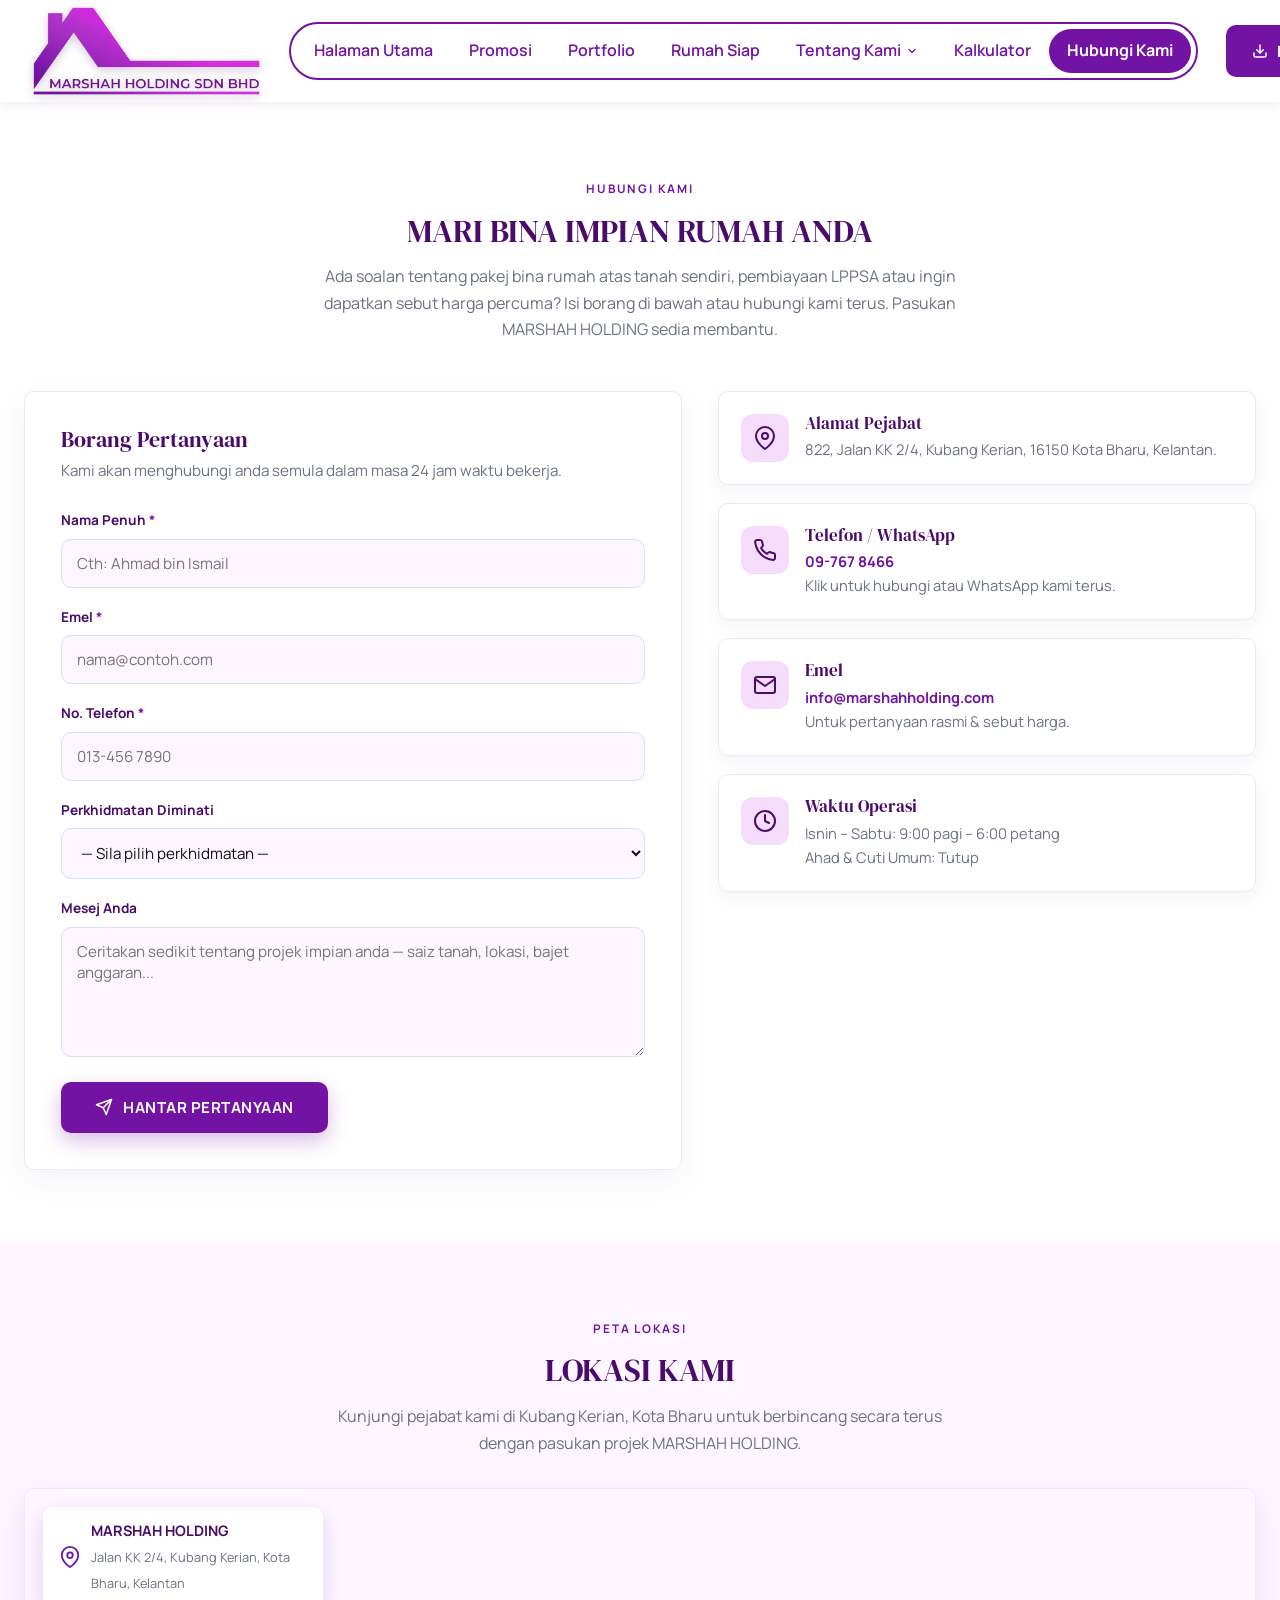
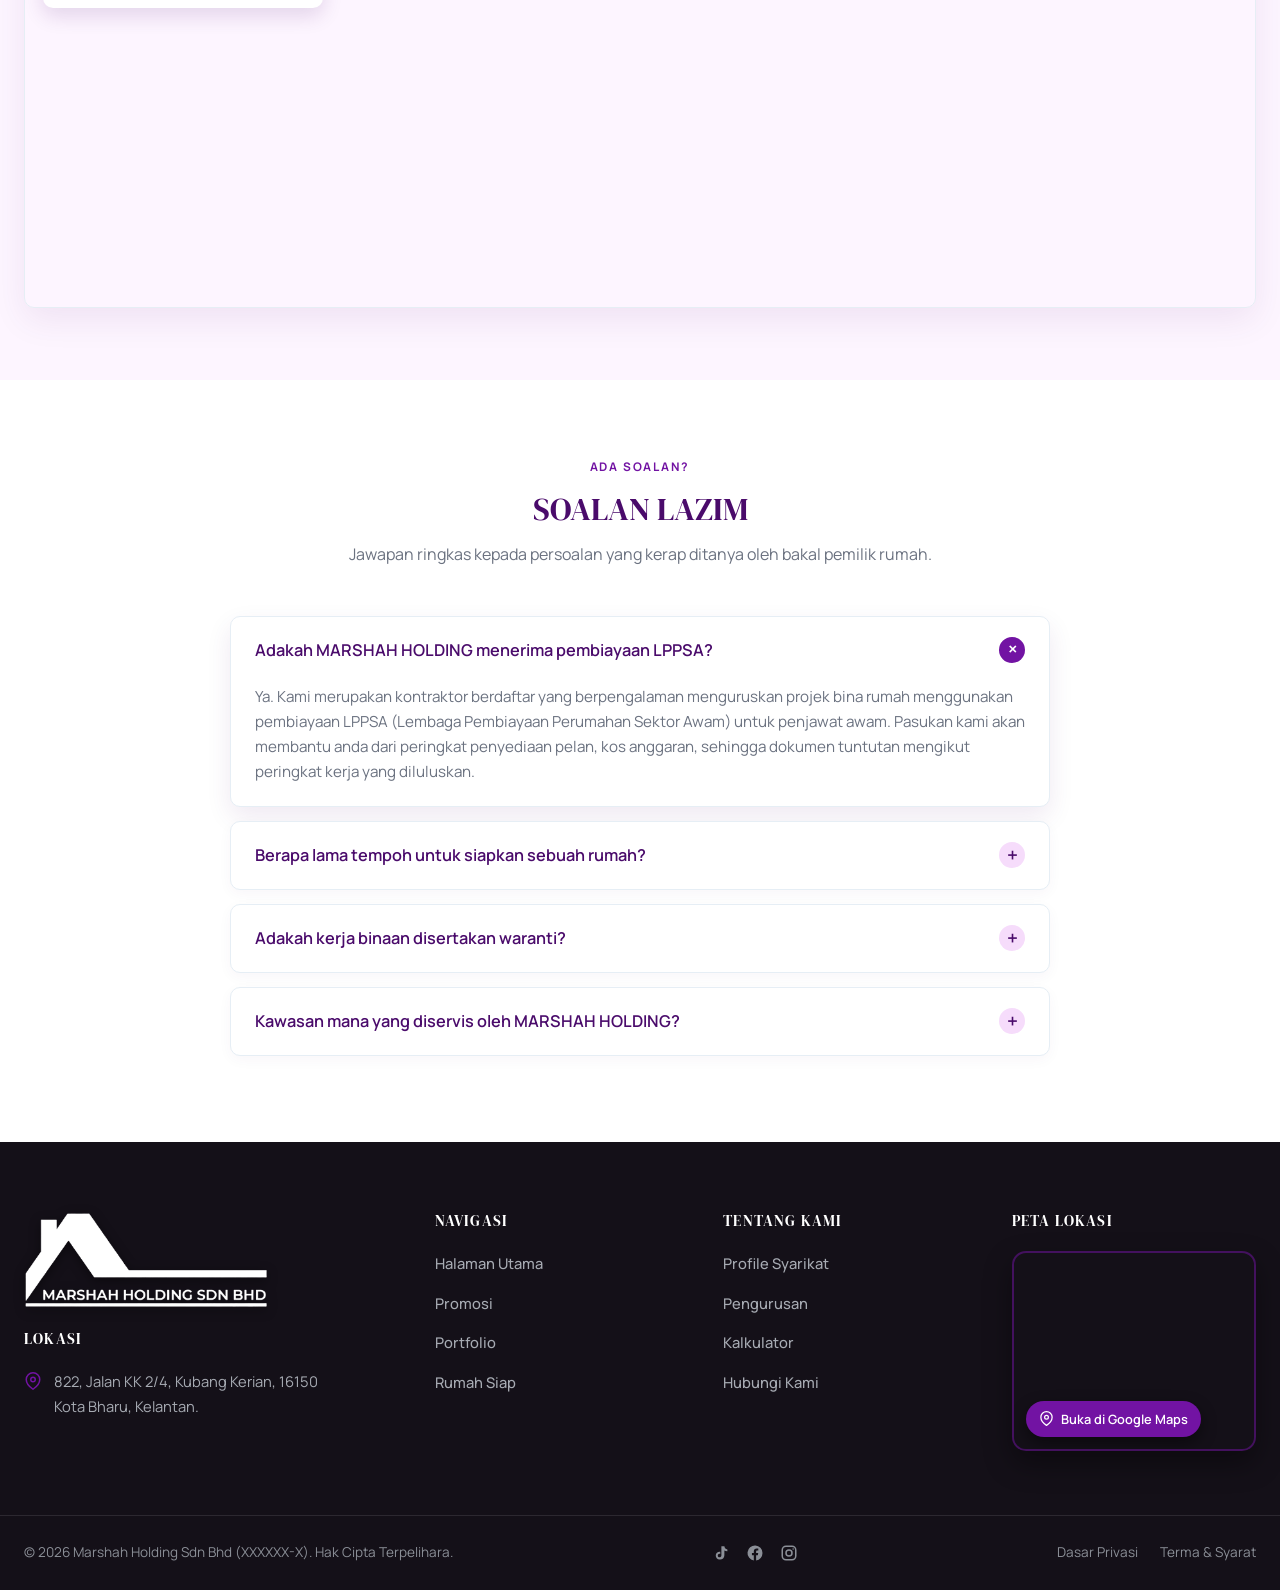
<file: hubungi-kami.html>
<!doctype html>
<html lang="ms">
<head>
<meta charset="utf-8">
<meta name="viewport" content="width=device-width, initial-scale=1">
<title>Hubungi Marshah Holding | Kontraktor Bina Rumah Kota Bharu, Kelantan</title>
<meta name="description" content="Hubungi Marshah Holding Sdn Bhd di Kubang Kerian, Kota Bharu, Kelantan untuk konsultasi percuma projek bina rumah atas tanah sendiri. Tel +60 9-767 8466.">
<meta name="geo.region" content="MY-03">
<meta name="geo.placename" content="Kota Bharu">
<meta name="ICBM" content="6.1333, 102.2833">
<meta property="og:title" content="Hubungi Marshah Holding | Kontraktor Bina Rumah Kota Bharu, Kelantan">
<meta property="og:description" content="Hubungi Marshah Holding Sdn Bhd di Kubang Kerian, Kota Bharu, Kelantan untuk konsultasi percuma projek bina rumah atas tanah sendiri. Tel +60 9-767 8466.">
<meta property="og:type" content="website">
<meta property="og:locale" content="ms_MY">
<meta property="og:site_name" content="Marshah Holding Sdn Bhd">
<link rel="icon" href="assets/favicon.svg" type="image/svg+xml">
<link rel="preconnect" href="https://fonts.googleapis.com">
<link rel="preconnect" href="https://fonts.gstatic.com" crossorigin>
<link href="https://fonts.googleapis.com/css2?family=DM+Serif+Display:ital@0;1&family=Manrope:wght@400;500;600;700;800&display=swap" rel="stylesheet">
<link rel="stylesheet" href="assets/css/base.css">
<link rel="stylesheet" href="assets/css/shared.css">
<link rel="stylesheet" href="assets/css/nav.css">
<link rel="stylesheet" href="assets/css/footer.css">
<link rel="stylesheet" href="assets/css/hubungi-kami.css">
</head>
<body>
<section class="zh-nav">
  

  <input type="checkbox" id="zh-menu-toggle" class="zh-toggle" hidden>
  <nav class="zh-bar" aria-label="Navigasi utama">

    <a href="index.html" class="zh-logo" aria-label="MARSHAH HOLDING - Halaman Utama">
      <img src="assets/img/logo-marshah.png" alt="Marshah Holding Sdn Bhd" class="zh-logo-img">
    </a>

    <ul class="zh-links">
      <li><a href="index.html">Halaman Utama</a></li>
      <li><a href="promosi.html">Promosi</a></li>
      <li><a href="portfolio.html">Portfolio</a></li>
      <li><a href="rumah-siap.html">Rumah Siap</a></li>
      <li class="zh-has-drop"><a href="profile-syarikat.html" tabindex="0">Tentang Kami
        <svg class="zh-caret" width="12" height="12" viewBox="0 0 24 24" fill="none" stroke="currentColor" stroke-width="2.5" stroke-linecap="round" stroke-linejoin="round" aria-hidden="true"><polyline points="6 9 12 15 18 9"/></svg>
      </a>
        <ul class="zh-drop">
          <li><a href="profile-syarikat.html">Profile Syarikat</a></li>
          <li><a href="pengurusan.html">Pengurusan</a></li>
        </ul>
      </li>
      <li><a href="kalkulator-lppsa.html">Kalkulator</a></li>
      <li><a href="hubungi-kami.html">Hubungi Kami</a></li>
      <span class="zh-nav__cursor" aria-hidden="true"></span>
    </ul>

    <div class="zh-cta">
      <a href="index.html#katalog" aria-label="Muat turun katalog">
        <svg width="16" height="16" viewBox="0 0 24 24" fill="none" stroke="currentColor" stroke-width="2.2" stroke-linecap="round" stroke-linejoin="round" aria-hidden="true"><path d="M21 15v4a2 2 0 0 1-2 2H5a2 2 0 0 1-2-2v-4"/><polyline points="7 10 12 15 17 10"/><line x1="12" y1="15" x2="12" y2="3"/></svg>
        DOWNLOAD KATALOG
      </a>
    </div>

    <label for="zh-menu-toggle" class="zh-burger" aria-label="Buka menu" role="button" tabindex="0">
      <span></span><span></span><span></span>
    </label>

  </nav>
  <script>/*zh-nav-pill*/
  (function(){
    var bar=document.currentScript.closest('.zh-nav'); if(!bar) return;
    var ul=bar.querySelector('.zh-links'), cur=bar.querySelector('.zh-nav__cursor');
    if(!ul) return;
    var path=(location.pathname.split('/').pop()||'index.html'); if(path==='') path='index.html';
    var map={'pengurusan.html':'profile-syarikat.html','portfolio-detail.html':'portfolio.html','promosi.php':'promosi.html'};
    var target=map[path]||path;
    ul.querySelectorAll('li>a').forEach(function(a){ if(a.getAttribute('href')===target) a.parentElement.classList.add('is-active'); });
    if(cur){
      ul.querySelectorAll(':scope>li').forEach(function(li){
        li.addEventListener('mouseenter',function(){
          if(window.innerWidth<=960) return;
          cur.style.left=li.offsetLeft+'px'; cur.style.width=li.offsetWidth+'px'; cur.style.opacity='1';
        });
      });
      ul.addEventListener('mouseleave',function(){ cur.style.opacity='0'; });
    }
  })();
  </script>
</section>
<main class="zp-contact">
  

  <!-- PAGE HEADER -->

  <!-- CONTACT SECTION -->
  <section class="zp-sec">
    <div class="zp-inner">
      <div class="zp-lead">
        <span class="mh-eyebrow">Hubungi Kami</span>
        <h2>Mari Bina Impian Rumah Anda</h2>
        <p>Ada soalan tentang pakej bina rumah atas tanah sendiri, pembiayaan LPPSA atau ingin dapatkan sebut harga percuma? Isi borang di bawah atau hubungi kami terus. Pasukan MARSHAH HOLDING sedia membantu.</p>
      </div>

      <div class="zp-grid">
        <!-- FORM -->
        <div class="zp-card">
          <form class="zp-form" onsubmit="return false;">
            <h3>Borang Pertanyaan</h3>
            <p class="zp-sub">Kami akan menghubungi anda semula dalam masa 24 jam waktu bekerja.</p>

            <div class="zp-field">
              <label for="zp-nama">Nama Penuh <span>*</span></label>
              <input id="zp-nama" type="text" placeholder="Cth: Ahmad bin Ismail" required>
            </div>

            <div class="zp-field">
              <label for="zp-emel">Emel <span>*</span></label>
              <input id="zp-emel" type="email" placeholder="nama@contoh.com" required>
            </div>

            <div class="zp-field">
              <label for="zp-tel">No. Telefon <span>*</span></label>
              <input id="zp-tel" type="tel" placeholder="013-456 7890" required>
            </div>

            <div class="zp-field">
              <label for="zp-servis">Perkhidmatan Diminati</label>
              <select id="zp-servis">
                <option value="">— Sila pilih perkhidmatan —</option>
                <option>Bina Rumah Atas Tanah Sendiri</option>
                <option>Pembiayaan LPPSA / Bank</option>
                <option>Reka Bentuk & Pelan Rumah</option>
                <option>Ubah Suai & Tambahan Bangunan</option>
                <option>Kerja Tanah & Asas</option>
                <option>Sebut Harga Percuma</option>
                <option>Lain-lain</option>
              </select>
            </div>

            <div class="zp-field">
              <label for="zp-mesej">Mesej Anda</label>
              <textarea id="zp-mesej" placeholder="Ceritakan sedikit tentang projek impian anda — saiz tanah, lokasi, bajet anggaran..."></textarea>
            </div>

            <button type="submit" class="zp-btn">
              <svg viewBox="0 0 24 24" fill="none" stroke="currentColor" stroke-width="2" stroke-linecap="round" stroke-linejoin="round"><line x1="22" y1="2" x2="11" y2="13"></line><polygon points="22 2 15 22 11 13 2 9 22 2"></polygon></svg>
              HANTAR PERTANYAAN
            </button>
          </form>
        </div>

        <!-- INFO -->
        <div class="zp-info">
          <div class="zp-icard">
            <div class="zp-ic">
              <svg viewBox="0 0 24 24" fill="none" stroke="currentColor" stroke-width="2" stroke-linecap="round" stroke-linejoin="round"><path d="M21 10c0 7-9 13-9 13s-9-6-9-13a9 9 0 0 1 18 0z"></path><circle cx="12" cy="10" r="3"></circle></svg>
            </div>
            <div>
              <h4>Alamat Pejabat</h4>
              <p>822, Jalan KK 2/4, Kubang Kerian, 16150 Kota Bharu, Kelantan.</p>
            </div>
          </div>

          <div class="zp-icard">
            <div class="zp-ic">
              <svg viewBox="0 0 24 24" fill="none" stroke="currentColor" stroke-width="2" stroke-linecap="round" stroke-linejoin="round"><path d="M22 16.92v3a2 2 0 0 1-2.18 2 19.79 19.79 0 0 1-8.63-3.07 19.5 19.5 0 0 1-6-6 19.79 19.79 0 0 1-3.07-8.67A2 2 0 0 1 4.11 2h3a2 2 0 0 1 2 1.72c.13.96.36 1.9.7 2.81a2 2 0 0 1-.45 2.11L8.09 9.91a16 16 0 0 0 6 6l1.27-1.27a2 2 0 0 1 2.11-.45c.9.34 1.85.57 2.81.7A2 2 0 0 1 22 16.92z"></path></svg>
            </div>
            <div>
              <h4>Telefon / WhatsApp</h4>
              <p><a href="tel:+6097678466">09-767 8466</a><br>Klik untuk hubungi atau WhatsApp kami terus.</p>
            </div>
          </div>

          <div class="zp-icard">
            <div class="zp-ic">
              <svg viewBox="0 0 24 24" fill="none" stroke="currentColor" stroke-width="2" stroke-linecap="round" stroke-linejoin="round"><path d="M4 4h16c1.1 0 2 .9 2 2v12c0 1.1-.9 2-2 2H4c-1.1 0-2-.9-2-2V6c0-1.1.9-2 2-2z"></path><polyline points="22,6 12,13 2,6"></polyline></svg>
            </div>
            <div>
              <h4>Emel</h4>
              <p><a href="mailto:info@marshahholding.com">info@marshahholding.com</a><br>Untuk pertanyaan rasmi & sebut harga.</p>
            </div>
          </div>

          <div class="zp-icard">
            <div class="zp-ic">
              <svg viewBox="0 0 24 24" fill="none" stroke="currentColor" stroke-width="2" stroke-linecap="round" stroke-linejoin="round"><circle cx="12" cy="12" r="10"></circle><polyline points="12 6 12 12 16 14"></polyline></svg>
            </div>
            <div>
              <h4>Waktu Operasi</h4>
              <p>Isnin – Sabtu: 9:00 pagi – 6:00 petang<br>Ahad & Cuti Umum: Tutup</p>
            </div>
          </div>
        </div>
      </div>
    </div>
  </section>

  <!-- MAP -->
  <section class="zp-mapsec">
    <div class="zp-inner">
      <div class="zp-lead" style="margin-bottom:32px">
        <span class="mh-eyebrow">Peta Lokasi</span>
        <h2>Lokasi Kami</h2>
        <p>Kunjungi pejabat kami di Kubang Kerian, Kota Bharu untuk berbincang secara terus dengan pasukan projek MARSHAH HOLDING.</p>
      </div>
      <div class="zp-map">
        <div class="zp-mapbadge">
          <svg viewBox="0 0 24 24" fill="none" stroke="currentColor" stroke-width="2" stroke-linecap="round" stroke-linejoin="round"><path d="M21 10c0 7-9 13-9 13s-9-6-9-13a9 9 0 0 1 18 0z"></path><circle cx="12" cy="10" r="3"></circle></svg>
          <div>
            <strong>MARSHAH HOLDING</strong>
            <span>Jalan KK 2/4, Kubang Kerian, Kota Bharu, Kelantan</span>
          </div>
        </div>
        <iframe title="Peta Lokasi MARSHAH HOLDING" src="https://www.google.com/maps?q=822+Jalan+KK+2/4+Kubang+Kerian+16150+Kota+Bharu+Kelantan&output=embed" loading="lazy" referrerpolicy="no-referrer-when-downgrade"></iframe>
      </div>
    </div>
  </section>

  <!-- FAQ -->
  <section class="zp-sec" id="faq">
    <div class="zp-inner">
      <div class="zp-lead">
        <span class="mh-eyebrow">Ada Soalan?</span>
        <h2>Soalan Lazim</h2>
        <p>Jawapan ringkas kepada persoalan yang kerap ditanya oleh bakal pemilik rumah.</p>
      </div>
      <div class="zp-faq">
        <details open>
          <summary>Adakah MARSHAH HOLDING menerima pembiayaan LPPSA? <span class="zp-plus">+</span></summary>
          <div class="zp-ans">Ya. Kami merupakan kontraktor berdaftar yang berpengalaman menguruskan projek bina rumah menggunakan pembiayaan LPPSA (Lembaga Pembiayaan Perumahan Sektor Awam) untuk penjawat awam. Pasukan kami akan membantu anda dari peringkat penyediaan pelan, kos anggaran, sehingga dokumen tuntutan mengikut peringkat kerja yang diluluskan.</div>
        </details>

        <details>
          <summary>Berapa lama tempoh untuk siapkan sebuah rumah? <span class="zp-plus">+</span></summary>
          <div class="zp-ans">Bagi rumah banglo setingkat bersaiz sederhana, tempoh binaan biasanya mengambil masa 6 hingga 9 bulan bergantung kepada keadaan tanah, cuaca, saiz binaan dan kelulusan pihak berkuasa tempatan. Kami akan menyediakan jadual kerja (work schedule) yang jelas supaya kemajuan projek dapat dipantau setiap peringkat.</div>
        </details>

        <details>
          <summary>Adakah kerja binaan disertakan waranti? <span class="zp-plus">+</span></summary>
          <div class="zp-ans">Ya. Setiap projek yang disiapkan dilindungi waranti kecacatan (defect liability period) selama 12 bulan bagi kerja struktur dan kemasan. Jika terdapat sebarang kecacatan dalam tempoh tersebut, pasukan kami akan membaiki tanpa sebarang caj tambahan.</div>
        </details>

        <details>
          <summary>Kawasan mana yang diservis oleh MARSHAH HOLDING? <span class="zp-plus">+</span></summary>
          <div class="zp-ans">Kami menyediakan perkhidmatan bina rumah di seluruh negeri Kelantan termasuk Kota Bharu, Tunjong, Ketereh, Bachok, Pasir Mas, Tanah Merah, Machang dan kawasan sekitarnya. Untuk lokasi di luar Kelantan, sila hubungi kami untuk perbincangan lanjut mengenai kesesuaian projek.</div>
        </details>
      </div>
    </div>
  </section>
</main>
<section class="zh-footer">

  <!-- MAIN -->
  <div class="zh-main">
    <div class="zh-inner">
      <div class="zh-grid">

        <!-- COL 1: LOKASI -->
        <div class="zh-col">
          <div class="zh-logo">
            <img src="assets/img/logo-marshah-white.png" alt="Marshah Holding Sdn Bhd" class="zh-foot-logo-img">
          </div>
          <h4>Lokasi</h4>
          <div class="zh-address">
            <svg width="18" height="18" viewBox="0 0 24 24" fill="none" stroke="currentColor" stroke-width="2" stroke-linecap="round" stroke-linejoin="round" aria-hidden="true">
              <path d="M21 10c0 7-9 13-9 13s-9-6-9-13a9 9 0 0 1 18 0Z"/>
              <circle cx="12" cy="10" r="3"/>
            </svg>
            <span>822, Jalan KK 2/4, Kubang Kerian, 16150 Kota Bharu, Kelantan.</span>
          </div>
        </div>

        <!-- COL 2: TENTANG KAMI -->
        <div class="zh-col">
          <h4>Navigasi</h4>
          <ul>
            <li><a href="index.html">Halaman Utama</a></li>
            <li><a href="promosi.html">Promosi</a></li>
            <li><a href="portfolio.html">Portfolio</a></li>
            <li><a href="rumah-siap.html">Rumah Siap</a></li>
          </ul>
        </div>

        <!-- COL 3: LAIN-LAIN -->
        <div class="zh-col">
          <h4>Tentang Kami</h4>
          <ul>
            <li><a href="profile-syarikat.html">Profile Syarikat</a></li>
            <li><a href="pengurusan.html">Pengurusan</a></li>
            <li><a href="kalkulator-lppsa.html">Kalkulator</a></li>
            <li><a href="hubungi-kami.html">Hubungi Kami</a></li>
          </ul>
        </div>

                <!-- COL 4: PETA LOKASI -->
        <div class="zh-col zh-col--map">
          <h4>Peta Lokasi</h4>
          <div class="zh-map">
            <iframe class="zh-map__frame" title="Peta lokasi Marshah Holding" src="https://www.google.com/maps?q=822%20Jalan%20KK%202%2F4%20Kubang%20Kerian%2016150%20Kota%20Bharu%20Kelantan&output=embed" loading="lazy" referrerpolicy="no-referrer-when-downgrade"></iframe>
            <a class="zh-map__link" href="https://www.google.com/maps/search/?api=1&query=822%20Jalan%20KK%202%2F4%20Kubang%20Kerian%2016150%20Kota%20Bharu%20Kelantan" target="_blank" rel="noopener" aria-label="Buka lokasi Marshah Holding di Google Maps">
              <span class="zh-map__badge"><svg viewBox="0 0 24 24" fill="none" stroke="currentColor" stroke-width="2" stroke-linecap="round" stroke-linejoin="round" aria-hidden="true"><path d="M21 10c0 7-9 13-9 13s-9-6-9-13a9 9 0 0 1 18 0Z"/><circle cx="12" cy="10" r="3"/></svg>Buka di Google Maps</span>
            </a>
          </div>
        </div>

      </div>
    </div>
  </div>
  <!-- BOTTOM BAR -->
  <div class="zh-bottom">
    <div class="zh-inner">
      <div class="zh-copy">&copy; 2026 Marshah Holding Sdn Bhd (XXXXXX-X). Hak Cipta Terpelihara.</div>
      <div class="zh-foot-social">
        <a href="#" target="_blank" rel="noopener" aria-label="TikTok"><svg viewBox="0 0 24 24" fill="currentColor" aria-hidden="true"><path d="M16.5 3c.4 2.3 1.7 3.9 4 4.2v2.6c-1.4.1-2.7-.3-4-1v6.1c0 3.7-2.8 6.1-6.2 5.9C6.9 20.6 4.8 18 5 15c.2-2.7 2.4-4.7 5.1-4.7.3 0 .6 0 .9.1v2.8c-.3-.1-.6-.2-1-.2-1.3 0-2.4 1.1-2.3 2.5.1 1.2 1.1 2.2 2.3 2.2 1.4 0 2.5-1.1 2.5-2.5V3h2.9Z"/></svg></a>
        <a href="https://www.facebook.com/MarshahHoldingSdnBhd" target="_blank" rel="noopener" aria-label="Facebook"><svg viewBox="0 0 24 24" fill="currentColor" aria-hidden="true"><path d="M22 12a10 10 0 1 0-11.6 9.9v-7h-2.5V12h2.5V9.8c0-2.5 1.5-3.9 3.8-3.9 1.1 0 2.2.2 2.2.2v2.5h-1.3c-1.2 0-1.6.8-1.6 1.6V12h2.8l-.5 2.9h-2.3v7A10 10 0 0 0 22 12Z"/></svg></a>
        <a href="#" target="_blank" rel="noopener" aria-label="Instagram"><svg viewBox="0 0 24 24" fill="none" stroke="currentColor" stroke-width="2" stroke-linecap="round" stroke-linejoin="round" aria-hidden="true"><rect x="3" y="3" width="18" height="18" rx="5"/><circle cx="12" cy="12" r="4"/><circle cx="17.5" cy="6.5" r="1" fill="currentColor" stroke="none"/></svg></a>
      </div>
      <div class="zh-bottom-links">
        <a href="#privasi">Dasar Privasi</a>
        <a href="#terma">Terma &amp; Syarat</a>
      </div>
    </div>
  </div>
</section>
</body>
</html>
</file>
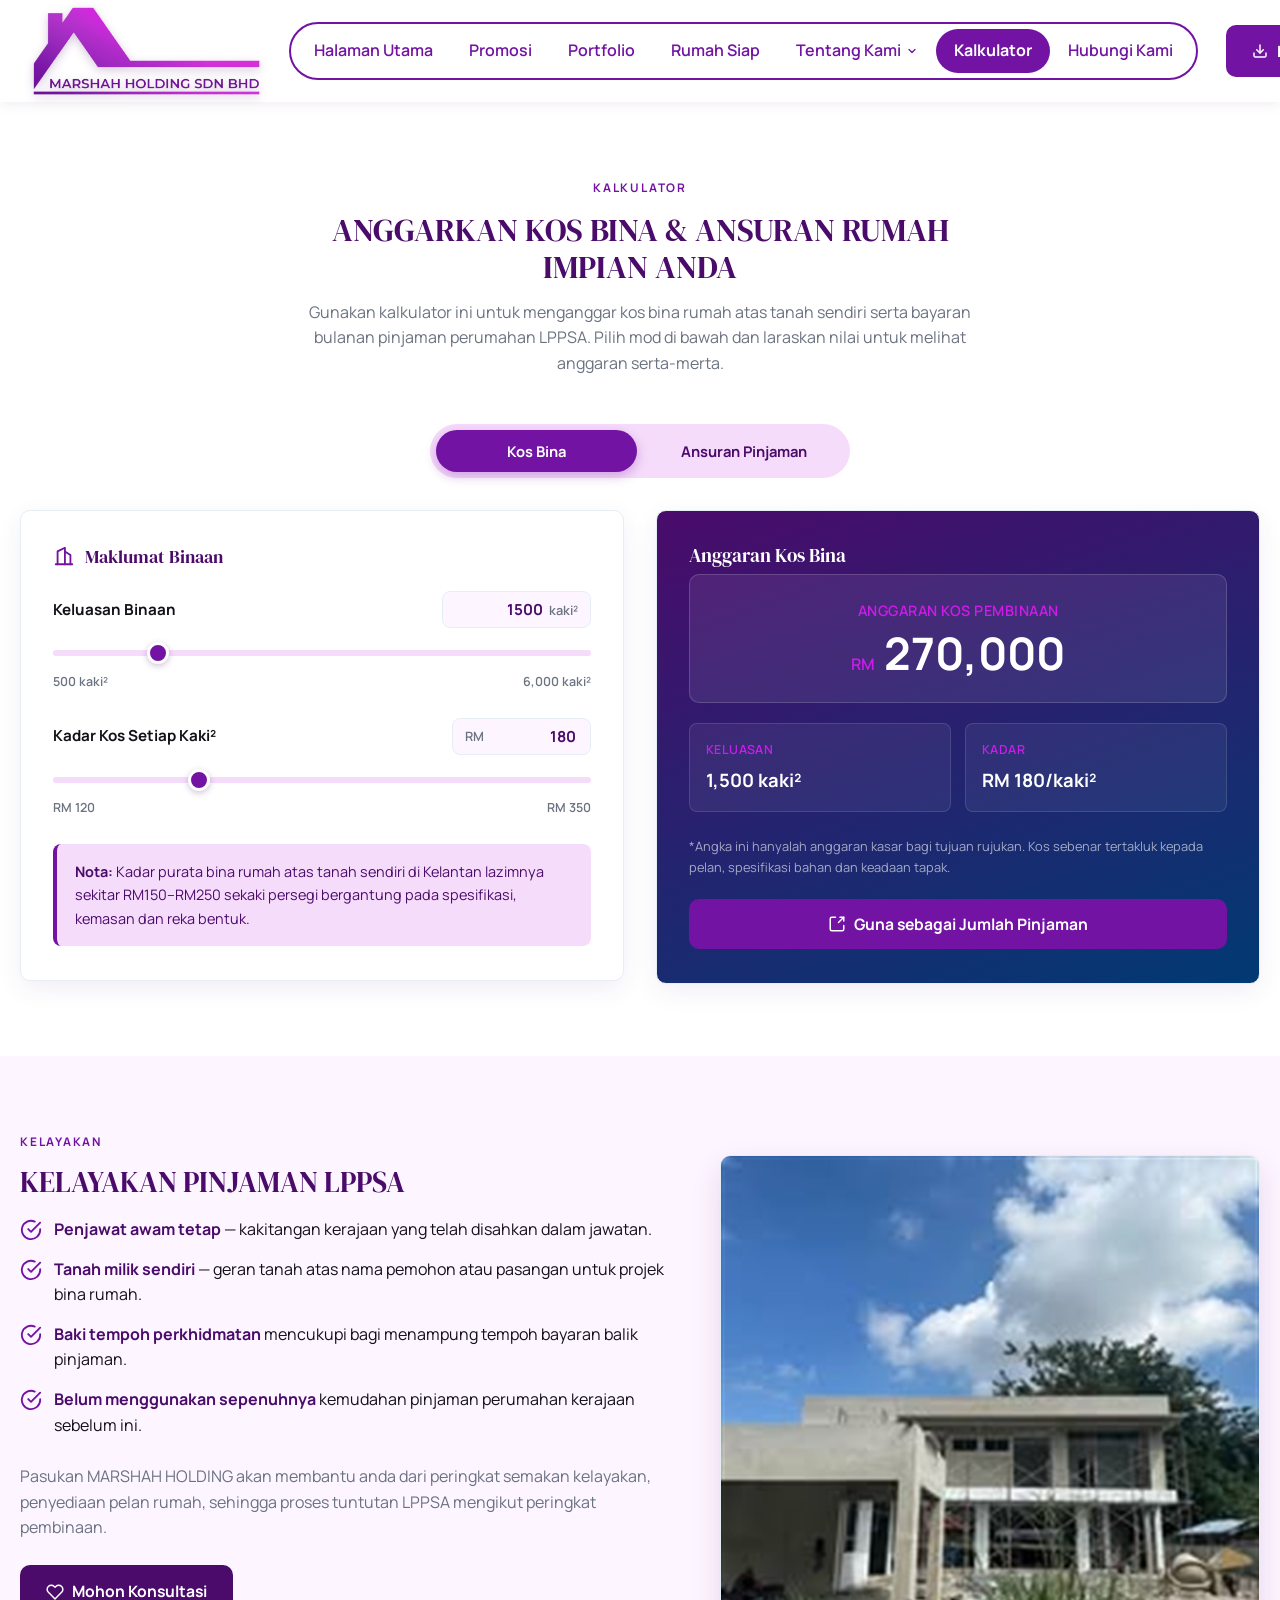
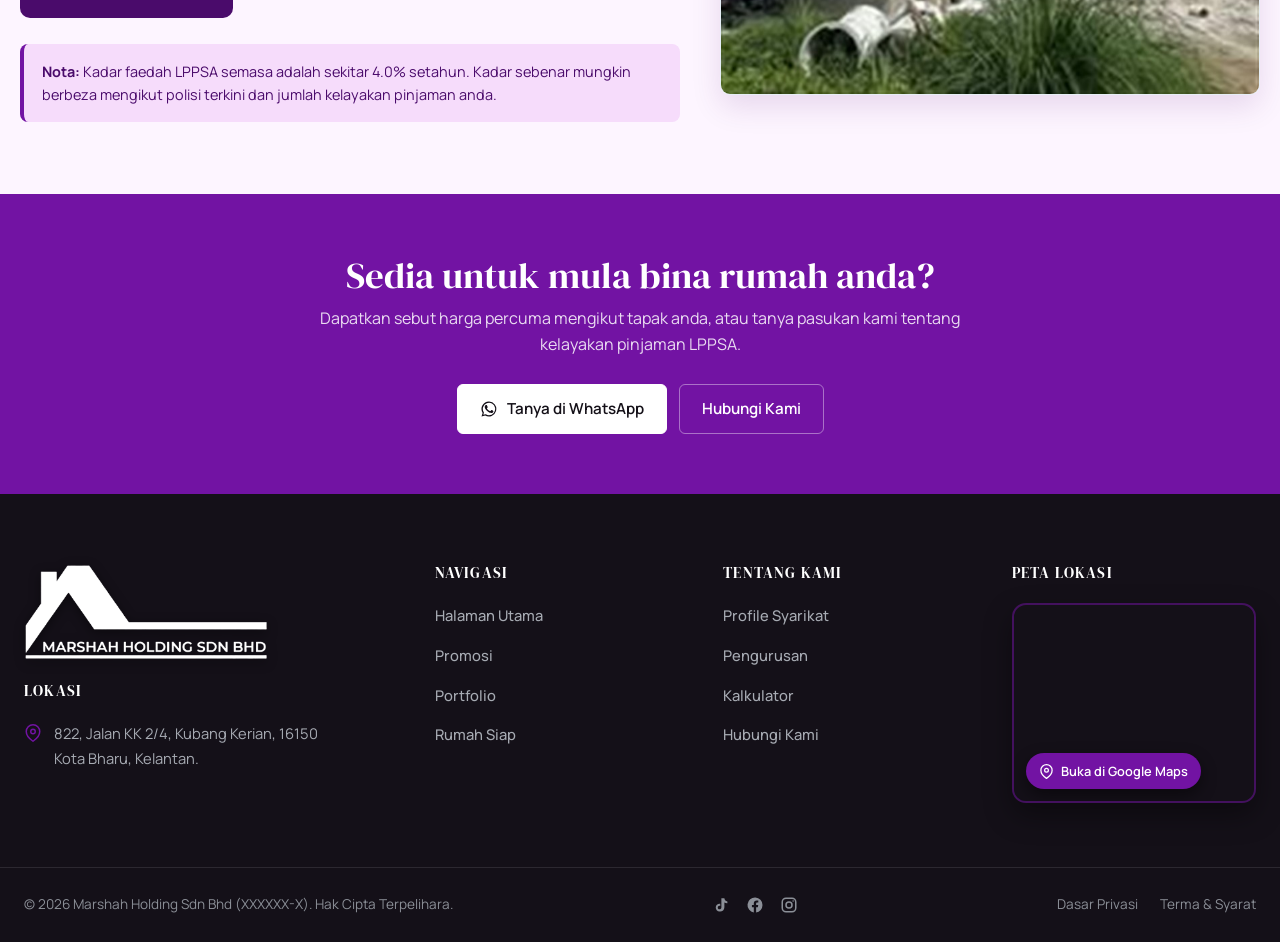
<file: kalkulator-lppsa.html>
<!doctype html>
<html lang="ms">
<head>
<meta charset="utf-8">
<meta name="viewport" content="width=device-width, initial-scale=1">
<title>Kalkulator Pinjaman LPPSA & Kos Bina Rumah | Marshah Holding Kota Bharu</title>
<meta name="description" content="Kira anggaran kos bina rumah dan ansuran bulanan pinjaman LPPSA untuk projek bina rumah atas tanah sendiri bersama Marshah Holding, Kota Bharu, Kelantan.">
<meta name="geo.region" content="MY-03">
<meta name="geo.placename" content="Kota Bharu">
<meta name="ICBM" content="6.1333, 102.2833">
<meta property="og:title" content="Kalkulator Pinjaman LPPSA & Kos Bina Rumah | Marshah Holding Kota Bharu">
<meta property="og:description" content="Kira anggaran kos bina rumah dan ansuran bulanan pinjaman LPPSA untuk projek bina rumah atas tanah sendiri bersama Marshah Holding, Kota Bharu, Kelantan.">
<meta property="og:type" content="website">
<meta property="og:locale" content="ms_MY">
<meta property="og:site_name" content="Marshah Holding Sdn Bhd">
<link rel="icon" href="assets/favicon.svg" type="image/svg+xml">
<link rel="preconnect" href="https://fonts.googleapis.com">
<link rel="preconnect" href="https://fonts.gstatic.com" crossorigin>
<link href="https://fonts.googleapis.com/css2?family=DM+Serif+Display:ital@0;1&family=Manrope:wght@400;500;600;700;800&display=swap" rel="stylesheet">
<link rel="stylesheet" href="assets/css/base.css">
<link rel="stylesheet" href="assets/css/shared.css">
<link rel="stylesheet" href="assets/css/nav.css">
<link rel="stylesheet" href="assets/css/footer.css">
<link rel="stylesheet" href="assets/css/kalkulator-lppsa.css">
</head>
<body>
<section class="zh-nav">
  

  <input type="checkbox" id="zh-menu-toggle" class="zh-toggle" hidden>
  <nav class="zh-bar" aria-label="Navigasi utama">

    <a href="index.html" class="zh-logo" aria-label="MARSHAH HOLDING - Halaman Utama">
      <img src="assets/img/logo-marshah.png" alt="Marshah Holding Sdn Bhd" class="zh-logo-img">
    </a>

    <ul class="zh-links">
      <li><a href="index.html">Halaman Utama</a></li>
      <li><a href="promosi.html">Promosi</a></li>
      <li><a href="portfolio.html">Portfolio</a></li>
      <li><a href="rumah-siap.html">Rumah Siap</a></li>
      <li class="zh-has-drop"><a href="profile-syarikat.html" tabindex="0">Tentang Kami
        <svg class="zh-caret" width="12" height="12" viewBox="0 0 24 24" fill="none" stroke="currentColor" stroke-width="2.5" stroke-linecap="round" stroke-linejoin="round" aria-hidden="true"><polyline points="6 9 12 15 18 9"/></svg>
      </a>
        <ul class="zh-drop">
          <li><a href="profile-syarikat.html">Profile Syarikat</a></li>
          <li><a href="pengurusan.html">Pengurusan</a></li>
        </ul>
      </li>
      <li><a href="kalkulator-lppsa.html">Kalkulator</a></li>
      <li><a href="hubungi-kami.html">Hubungi Kami</a></li>
      <span class="zh-nav__cursor" aria-hidden="true"></span>
    </ul>

    <div class="zh-cta">
      <a href="index.html#katalog" aria-label="Muat turun katalog">
        <svg width="16" height="16" viewBox="0 0 24 24" fill="none" stroke="currentColor" stroke-width="2.2" stroke-linecap="round" stroke-linejoin="round" aria-hidden="true"><path d="M21 15v4a2 2 0 0 1-2 2H5a2 2 0 0 1-2-2v-4"/><polyline points="7 10 12 15 17 10"/><line x1="12" y1="15" x2="12" y2="3"/></svg>
        DOWNLOAD KATALOG
      </a>
    </div>

    <label for="zh-menu-toggle" class="zh-burger" aria-label="Buka menu" role="button" tabindex="0">
      <span></span><span></span><span></span>
    </label>

  </nav>
  <script>/*zh-nav-pill*/
  (function(){
    var bar=document.currentScript.closest('.zh-nav'); if(!bar) return;
    var ul=bar.querySelector('.zh-links'), cur=bar.querySelector('.zh-nav__cursor');
    if(!ul) return;
    var path=(location.pathname.split('/').pop()||'index.html'); if(path==='') path='index.html';
    var map={'pengurusan.html':'profile-syarikat.html','portfolio-detail.html':'portfolio.html','promosi.php':'promosi.html'};
    var target=map[path]||path;
    ul.querySelectorAll('li>a').forEach(function(a){ if(a.getAttribute('href')===target) a.parentElement.classList.add('is-active'); });
    if(cur){
      ul.querySelectorAll(':scope>li').forEach(function(li){
        li.addEventListener('mouseenter',function(){
          if(window.innerWidth<=960) return;
          cur.style.left=li.offsetLeft+'px'; cur.style.width=li.offsetWidth+'px'; cur.style.opacity='1';
        });
      });
      ul.addEventListener('mouseleave',function(){ cur.style.opacity='0'; });
    }
  })();
  </script>
</section>
<main class="zp-lppsa">
  

  <!-- PAGE HEADER -->

  <!-- CALCULATOR -->
  <section class="zp-sec">
    <div class="zp-wrap">
      <div class="zp-lead">
        <span class="mh-eyebrow">Kalkulator</span>
        <h2>Anggarkan Kos Bina & Ansuran Rumah Impian Anda</h2>
        <p>Gunakan kalkulator ini untuk menganggar kos bina rumah atas tanah sendiri serta bayaran bulanan pinjaman perumahan LPPSA. Pilih mod di bawah dan laraskan nilai untuk melihat anggaran serta-merta.</p>
      </div>

      <!-- MODE TABS -->
      <div class="zp-tabs" role="tablist" aria-label="Pilih jenis kalkulator">
        <button type="button" class="zp-tab is-active" id="zpTabCost" role="tab" aria-selected="true" aria-controls="zpPanelCost" data-target="cost">Kos Bina</button>
        <button type="button" class="zp-tab" id="zpTabLoan" role="tab" aria-selected="false" aria-controls="zpPanelLoan" data-target="loan">Ansuran Pinjaman</button>
      </div>

      <!-- PANEL: KOS BINA -->
      <div class="zp-grid zp-panel is-active" id="zpPanelCost" role="tabpanel" aria-labelledby="zpTabCost">
        <!-- LEFT: INPUTS -->
        <div class="zp-card zp-inputs">
          <h3 class="zp-ctitle">
            <svg viewBox="0 0 24 24" fill="none" stroke="currentColor" stroke-width="2" stroke-linecap="round" stroke-linejoin="round"><path d="M3 21h18"/><path d="M5 21V7l8-4v18"/><path d="M19 21V11l-6-4"/></svg>
            Maklumat Binaan
          </h3>

          <div class="zp-field">
            <div class="zp-flabel">
              <span>Keluasan Binaan</span>
              <div class="zp-valbox"><input id="zpArea" type="number" min="500" max="6000" step="50" value="1500"><small>kaki²</small></div>
            </div>
            <input id="zpAreaRange" type="range" min="500" max="6000" step="50" value="1500">
            <div class="zp-range-ends"><span>500 kaki²</span><span>6,000 kaki²</span></div>
          </div>

          <div class="zp-field">
            <div class="zp-flabel">
              <span>Kadar Kos Setiap Kaki²</span>
              <div class="zp-valbox"><small>RM</small><input id="zpRateSqft" type="number" min="120" max="350" step="5" value="180"></div>
            </div>
            <input id="zpRateSqftRange" type="range" min="120" max="350" step="5" value="180">
            <div class="zp-range-ends"><span>RM 120</span><span>RM 350</span></div>
          </div>

          <div class="zp-note" style="margin-top:24px">
            <strong>Nota:</strong> Kadar purata bina rumah atas tanah sendiri di Kelantan lazimnya sekitar RM150–RM250 sekaki persegi bergantung pada spesifikasi, kemasan dan reka bentuk.
          </div>
        </div>

        <!-- RIGHT: RESULTS -->
        <div class="zp-card zp-results">
          <h3 class="zp-ctitle">
            
            Anggaran Kos Bina
          </h3>

          <div class="zp-main-out">
            <div class="zp-mlabel">Anggaran Kos Pembinaan</div>
            <div class="zp-mval"><small>RM</small> <span id="zpCost">0</span></div>
          </div>

          <div class="zp-subouts">
            <div class="zp-sub">
              <div class="zp-slabel">Keluasan</div>
              <div class="zp-sval"><span id="zpAreaOut">0</span> kaki²</div>
            </div>
            <div class="zp-sub">
              <div class="zp-slabel">Kadar</div>
              <div class="zp-sval">RM <span id="zpRateOut">0</span>/kaki²</div>
            </div>
          </div>

          <p class="zp-disclaim">*Angka ini hanyalah anggaran kasar bagi tujuan rujukan. Kos sebenar tertakluk kepada pelan, spesifikasi bahan dan keadaan tapak.</p>

          <button type="button" id="zpUseAsLoan" class="zp-btn zp-btn-primary zp-btn-block">
            <svg viewBox="0 0 24 24" fill="none" stroke="currentColor" stroke-width="2" stroke-linecap="round" stroke-linejoin="round"><path d="M16 3h5v5"/><path d="M21 3l-7 7"/><path d="M21 14v5a2 2 0 0 1-2 2H5a2 2 0 0 1-2-2V5a2 2 0 0 1 2-2h5"/></svg>
            Guna sebagai Jumlah Pinjaman
          </button>
        </div>
      </div>

      <!-- PANEL: ANSURAN PINJAMAN -->
      <div class="zp-grid zp-panel" id="zpPanelLoan" role="tabpanel" aria-labelledby="zpTabLoan" hidden>
        <!-- LEFT: INPUTS -->
        <div class="zp-card zp-inputs">
          <h3 class="zp-ctitle">
            <svg viewBox="0 0 24 24" fill="none" stroke="currentColor" stroke-width="2" stroke-linecap="round" stroke-linejoin="round"><rect x="4" y="2" width="16" height="20" rx="2"/><line x1="8" y1="6" x2="16" y2="6"/><line x1="8" y1="10" x2="16" y2="10"/><line x1="8" y1="14" x2="12" y2="14"/></svg>
            Maklumat Pinjaman
          </h3>

          <div class="zp-field">
            <div class="zp-flabel">
              <span>Jumlah Pinjaman</span>
              <div class="zp-valbox"><small>RM</small><input id="zpAmt" type="number" min="50000" max="500000" step="5000" value="250000"></div>
            </div>
            <input id="zpAmtRange" type="range" min="50000" max="500000" step="5000" value="250000">
            <div class="zp-range-ends"><span>RM 50,000</span><span>RM 500,000</span></div>
          </div>

          <div class="zp-field">
            <div class="zp-flabel">
              <span>Tempoh Bayaran Balik</span>
              <div class="zp-valbox"><input id="zpYears" type="number" min="5" max="40" step="1" value="30"><small>tahun</small></div>
            </div>
            <input id="zpYearsRange" type="range" min="5" max="40" step="1" value="30">
            <div class="zp-range-ends"><span>5 tahun</span><span>40 tahun</span></div>
          </div>

          <div class="zp-field">
            <div class="zp-flabel">
              <span>Kadar Faedah Setahun</span>
              <div class="zp-valbox"><input id="zpRate" type="number" min="1" max="10" step="0.1" value="4.0"><small>%</small></div>
            </div>
            <input id="zpRateRange" type="range" min="1" max="10" step="0.1" value="4.0">
            <div class="zp-range-ends"><span>1.0%</span><span>10.0%</span></div>
          </div>
        </div>

        <!-- RIGHT: RESULTS -->
        <div class="zp-card zp-results">
          <h3 class="zp-ctitle">
            
            Anggaran Bayaran
          </h3>

          <div class="zp-main-out">
            <div class="zp-mlabel">Ansuran Bulanan</div>
            <div class="zp-mval"><small>RM</small> <span id="zpMonthly">0</span></div>
          </div>

          <div class="zp-subouts">
            <div class="zp-sub">
              <div class="zp-slabel">Jumlah Bayaran</div>
              <div class="zp-sval">RM <span id="zpTotal">0</span></div>
            </div>
            <div class="zp-sub">
              <div class="zp-slabel">Jumlah Faedah</div>
              <div class="zp-sval">RM <span id="zpInterest">0</span></div>
            </div>
          </div>

          <p class="zp-disclaim">*Angka di atas hanyalah anggaran bagi tujuan rujukan. Kadar dan kelulusan sebenar tertakluk kepada LPPSA.</p>

          <a href="hubungi-kami.html" class="zp-btn zp-btn-primary zp-btn-block">
            <svg viewBox="0 0 24 24" fill="none" stroke="currentColor" stroke-width="2" stroke-linecap="round" stroke-linejoin="round"><path d="M21 15a2 2 0 0 1-2 2H7l-4 4V5a2 2 0 0 1 2-2h14a2 2 0 0 1 2 2z"/></svg>
            Mohon Konsultasi Percuma
          </a>
        </div>
      </div>
    </div>
  </section>

  <!-- INFO / ELIGIBILITY -->
  <section class="zp-sec zp-info" id="konsultasi">
    <div class="zp-wrap">
      <div class="zp-infogrid">
        <div>
          <span class="mh-eyebrow">Kelayakan</span>
          <h2>Kelayakan Pinjaman LPPSA</h2>
          <ul class="zp-elig">
            <li>
              <svg viewBox="0 0 24 24" fill="none" stroke="currentColor" stroke-width="2" stroke-linecap="round" stroke-linejoin="round"><path d="M22 11.08V12a10 10 0 1 1-5.93-9.14"/><polyline points="22 4 12 14.01 9 11.01"/></svg>
              <span><strong>Penjawat awam tetap</strong> — kakitangan kerajaan yang telah disahkan dalam jawatan.</span>
            </li>
            <li>
              <svg viewBox="0 0 24 24" fill="none" stroke="currentColor" stroke-width="2" stroke-linecap="round" stroke-linejoin="round"><path d="M22 11.08V12a10 10 0 1 1-5.93-9.14"/><polyline points="22 4 12 14.01 9 11.01"/></svg>
              <span><strong>Tanah milik sendiri</strong> — geran tanah atas nama pemohon atau pasangan untuk projek bina rumah.</span>
            </li>
            <li>
              <svg viewBox="0 0 24 24" fill="none" stroke="currentColor" stroke-width="2" stroke-linecap="round" stroke-linejoin="round"><path d="M22 11.08V12a10 10 0 1 1-5.93-9.14"/><polyline points="22 4 12 14.01 9 11.01"/></svg>
              <span><strong>Baki tempoh perkhidmatan</strong> mencukupi bagi menampung tempoh bayaran balik pinjaman.</span>
            </li>
            <li>
              <svg viewBox="0 0 24 24" fill="none" stroke="currentColor" stroke-width="2" stroke-linecap="round" stroke-linejoin="round"><path d="M22 11.08V12a10 10 0 1 1-5.93-9.14"/><polyline points="22 4 12 14.01 9 11.01"/></svg>
              <span><strong>Belum menggunakan sepenuhnya</strong> kemudahan pinjaman perumahan kerajaan sebelum ini.</span>
            </li>
          </ul>
          <p style="color:var(--gray);margin:0 0 24px">Pasukan MARSHAH HOLDING akan membantu anda dari peringkat semakan kelayakan, penyediaan pelan rumah, sehingga proses tuntutan LPPSA mengikut peringkat pembinaan.</p>
          <a href="#" class="zp-btn zp-btn-dark">
            <svg viewBox="0 0 24 24" fill="none" stroke="currentColor" stroke-width="2" stroke-linecap="round" stroke-linejoin="round"><path d="M20.84 4.61a5.5 5.5 0 0 0-7.78 0L12 5.67l-1.06-1.06a5.5 5.5 0 0 0-7.78 7.78l1.06 1.06L12 21.23l7.78-7.78 1.06-1.06a5.5 5.5 0 0 0 0-7.78z"/></svg>
            Mohon Konsultasi
          </a>
          <div class="zp-note">
            <strong>Nota:</strong> Kadar faedah LPPSA semasa adalah sekitar 4.0% setahun. Kadar sebenar mungkin berbeza mengikut polisi terkini dan jumlah kelayakan pinjaman anda.
          </div>
        </div>
        <div class="zp-infoimg">
          <img src="assets/img/portfolio-02.jpg" alt="Rumah banglo moden siap dibina di atas tanah sendiri" loading="lazy">
        </div>
      </div>
    </div>
  </section>

  <script>
  (function(){
    var root = document.currentScript ? document.currentScript.closest('.zp-lppsa') : document.querySelector('.zp-lppsa');
    if(!root) root = document.querySelector('.zp-lppsa');
    var q = function(s){return root.querySelector(s);};

    var amt = q('#zpAmt'), amtR = q('#zpAmtRange');
    var yrs = q('#zpYears'), yrsR = q('#zpYearsRange');
    var rate = q('#zpRate'), rateR = q('#zpRateRange');
    var outMonthly = q('#zpMonthly'), outTotal = q('#zpTotal'), outInterest = q('#zpInterest');

    // build-cost estimator elements
    var area = q('#zpArea'), areaR = q('#zpAreaRange');
    var rateSqft = q('#zpRateSqft'), rateSqftR = q('#zpRateSqftRange');
    var outCost = q('#zpCost'), outAreaOut = q('#zpAreaOut'), outRateOut = q('#zpRateOut');

    function fmt(n){
      if(!isFinite(n) || isNaN(n)) n = 0;
      return Math.round(n).toLocaleString('en-MY');
    }
    function clamp(v,min,max){ v = Number(v); if(isNaN(v)) v = min; return Math.min(max, Math.max(min, v)); }

    function calc(){
      var P = clamp(amt.value, 50000, 500000);
      var years = clamp(yrs.value, 5, 40);
      var annual = clamp(rate.value, 1, 10);

      var r = annual/12/100;
      var n = years*12;
      var M;
      if(r === 0){ M = P/n; }
      else{
        var pow = Math.pow(1+r, n);
        M = P * r * pow / (pow - 1);
      }
      var total = M * n;
      var interest = total - P;

      outMonthly.textContent = fmt(M);
      outTotal.textContent = fmt(total);
      outInterest.textContent = fmt(interest);
    }

    function calcCost(){
      var a = clamp(area.value, 500, 6000);
      var kadar = clamp(rateSqft.value, 120, 350);
      var cost = a * kadar;

      outCost.textContent = fmt(cost);
      outAreaOut.textContent = fmt(a);
      outRateOut.textContent = fmt(kadar);
      return cost;
    }

    // sync a number input with its range partner
    function link(numEl, rangeEl, fn){
      numEl.addEventListener('input', function(){ rangeEl.value = numEl.value; fn(); });
      rangeEl.addEventListener('input', function(){ numEl.value = rangeEl.value; fn(); });
    }
    link(amt, amtR, calc);
    link(yrs, yrsR, calc);
    link(rate, rateR, calc);
    link(area, areaR, calcCost);
    link(rateSqft, rateSqftR, calcCost);

    // TAB SWITCHING
    var tabs = root.querySelectorAll('.zp-tab');
    var panelCost = q('#zpPanelCost'), panelLoan = q('#zpPanelLoan');
    function showTab(target){
      var costActive = (target === 'cost');
      tabs.forEach(function(t){
        var on = (t.getAttribute('data-target') === target);
        t.classList.toggle('is-active', on);
        t.setAttribute('aria-selected', on ? 'true' : 'false');
      });
      panelCost.classList.toggle('is-active', costActive);
      panelLoan.classList.toggle('is-active', !costActive);
      panelCost.hidden = !costActive;
      panelLoan.hidden = costActive;
    }
    tabs.forEach(function(t){
      t.addEventListener('click', function(){ showTab(t.getAttribute('data-target')); });
    });

    // COPY BUILD COST -> LOAN AMOUNT
    var useBtn = q('#zpUseAsLoan');
    if(useBtn){
      useBtn.addEventListener('click', function(){
        var cost = calcCost();
        var v = clamp(Math.round(cost), 50000, 500000);
        amt.value = v;
        amtR.value = v;
        calc();
        showTab('loan');
      });
    }

    calc();
    calcCost();
  })();
  </script>

  <!-- CTA -->
  <section class="mh-cta">
    <div class="mh-wrap">
      <h2>Sedia untuk mula bina rumah anda?</h2>
      <p>Dapatkan sebut harga percuma mengikut tapak anda, atau tanya pasukan kami tentang kelayakan pinjaman LPPSA.</p>
      <div class="mh-cta-actions">
        <a class="mh-btn mh-btn--light" href="https://wa.me/6097678466?text=Hai%2C%20saya%20ingin%20dapatkan%20sebut%20harga%20bina%20rumah%20Marshah%20Holding." target="_blank" rel="noopener">
          <svg viewBox="0 0 24 24" fill="currentColor" aria-hidden="true"><path d="M12 2a10 10 0 0 0-8.5 15.28L2 22l4.85-1.27A10 10 0 1 0 12 2zm0 18.2a8.2 8.2 0 0 1-4.18-1.14l-.3-.18-3.1.81.83-3.02-.2-.31A8.2 8.2 0 1 1 12 20.2zM17.5 14.4c-.3-.15-1.7-.85-2-.95-.26-.1-.45-.15-.64.15-.19.28-.73.94-.9 1.13-.16.19-.33.21-.62.07-.3-.15-1.25-.46-2.38-1.47-.88-.78-1.47-1.75-1.64-2.05-.17-.29-.02-.45.13-.6.13-.13.29-.34.44-.51.15-.17.19-.29.29-.48.1-.19.05-.36-.02-.51-.08-.15-.64-1.55-.88-2.12-.23-.55-.47-.48-.64-.49l-.55-.01c-.19 0-.5.07-.76.36-.26.29-1 .98-1 2.38s1.02 2.76 1.17 2.95c.14.19 2 3.05 4.85 4.28.68.29 1.2.47 1.61.6.68.21 1.29.18 1.78.11.54-.08 1.66-.68 1.9-1.33.23-.66.23-1.22.16-1.34-.07-.12-.26-.19-.55-.34z"/></svg>
          Tanya di WhatsApp
        </a>
        <a class="mh-btn mh-btn--lightghost" href="hubungi-kami.html">Hubungi Kami</a>
      </div>
    </div>
  </section>
</main>
<section class="zh-footer">

  <!-- MAIN -->
  <div class="zh-main">
    <div class="zh-inner">
      <div class="zh-grid">

        <!-- COL 1: LOKASI -->
        <div class="zh-col">
          <div class="zh-logo">
            <img src="assets/img/logo-marshah-white.png" alt="Marshah Holding Sdn Bhd" class="zh-foot-logo-img">
          </div>
          <h4>Lokasi</h4>
          <div class="zh-address">
            <svg width="18" height="18" viewBox="0 0 24 24" fill="none" stroke="currentColor" stroke-width="2" stroke-linecap="round" stroke-linejoin="round" aria-hidden="true">
              <path d="M21 10c0 7-9 13-9 13s-9-6-9-13a9 9 0 0 1 18 0Z"/>
              <circle cx="12" cy="10" r="3"/>
            </svg>
            <span>822, Jalan KK 2/4, Kubang Kerian, 16150 Kota Bharu, Kelantan.</span>
          </div>
        </div>

        <!-- COL 2: TENTANG KAMI -->
        <div class="zh-col">
          <h4>Navigasi</h4>
          <ul>
            <li><a href="index.html">Halaman Utama</a></li>
            <li><a href="promosi.html">Promosi</a></li>
            <li><a href="portfolio.html">Portfolio</a></li>
            <li><a href="rumah-siap.html">Rumah Siap</a></li>
          </ul>
        </div>

        <!-- COL 3: LAIN-LAIN -->
        <div class="zh-col">
          <h4>Tentang Kami</h4>
          <ul>
            <li><a href="profile-syarikat.html">Profile Syarikat</a></li>
            <li><a href="pengurusan.html">Pengurusan</a></li>
            <li><a href="kalkulator-lppsa.html">Kalkulator</a></li>
            <li><a href="hubungi-kami.html">Hubungi Kami</a></li>
          </ul>
        </div>

                <!-- COL 4: PETA LOKASI -->
        <div class="zh-col zh-col--map">
          <h4>Peta Lokasi</h4>
          <div class="zh-map">
            <iframe class="zh-map__frame" title="Peta lokasi Marshah Holding" src="https://www.google.com/maps?q=822%20Jalan%20KK%202%2F4%20Kubang%20Kerian%2016150%20Kota%20Bharu%20Kelantan&output=embed" loading="lazy" referrerpolicy="no-referrer-when-downgrade"></iframe>
            <a class="zh-map__link" href="https://www.google.com/maps/search/?api=1&query=822%20Jalan%20KK%202%2F4%20Kubang%20Kerian%2016150%20Kota%20Bharu%20Kelantan" target="_blank" rel="noopener" aria-label="Buka lokasi Marshah Holding di Google Maps">
              <span class="zh-map__badge"><svg viewBox="0 0 24 24" fill="none" stroke="currentColor" stroke-width="2" stroke-linecap="round" stroke-linejoin="round" aria-hidden="true"><path d="M21 10c0 7-9 13-9 13s-9-6-9-13a9 9 0 0 1 18 0Z"/><circle cx="12" cy="10" r="3"/></svg>Buka di Google Maps</span>
            </a>
          </div>
        </div>

      </div>
    </div>
  </div>
  <!-- BOTTOM BAR -->
  <div class="zh-bottom">
    <div class="zh-inner">
      <div class="zh-copy">&copy; 2026 Marshah Holding Sdn Bhd (XXXXXX-X). Hak Cipta Terpelihara.</div>
      <div class="zh-foot-social">
        <a href="#" target="_blank" rel="noopener" aria-label="TikTok"><svg viewBox="0 0 24 24" fill="currentColor" aria-hidden="true"><path d="M16.5 3c.4 2.3 1.7 3.9 4 4.2v2.6c-1.4.1-2.7-.3-4-1v6.1c0 3.7-2.8 6.1-6.2 5.9C6.9 20.6 4.8 18 5 15c.2-2.7 2.4-4.7 5.1-4.7.3 0 .6 0 .9.1v2.8c-.3-.1-.6-.2-1-.2-1.3 0-2.4 1.1-2.3 2.5.1 1.2 1.1 2.2 2.3 2.2 1.4 0 2.5-1.1 2.5-2.5V3h2.9Z"/></svg></a>
        <a href="https://www.facebook.com/MarshahHoldingSdnBhd" target="_blank" rel="noopener" aria-label="Facebook"><svg viewBox="0 0 24 24" fill="currentColor" aria-hidden="true"><path d="M22 12a10 10 0 1 0-11.6 9.9v-7h-2.5V12h2.5V9.8c0-2.5 1.5-3.9 3.8-3.9 1.1 0 2.2.2 2.2.2v2.5h-1.3c-1.2 0-1.6.8-1.6 1.6V12h2.8l-.5 2.9h-2.3v7A10 10 0 0 0 22 12Z"/></svg></a>
        <a href="#" target="_blank" rel="noopener" aria-label="Instagram"><svg viewBox="0 0 24 24" fill="none" stroke="currentColor" stroke-width="2" stroke-linecap="round" stroke-linejoin="round" aria-hidden="true"><rect x="3" y="3" width="18" height="18" rx="5"/><circle cx="12" cy="12" r="4"/><circle cx="17.5" cy="6.5" r="1" fill="currentColor" stroke="none"/></svg></a>
      </div>
      <div class="zh-bottom-links">
        <a href="#privasi">Dasar Privasi</a>
        <a href="#terma">Terma &amp; Syarat</a>
      </div>
    </div>
  </div>
</section>
</body>
</html>
</file>
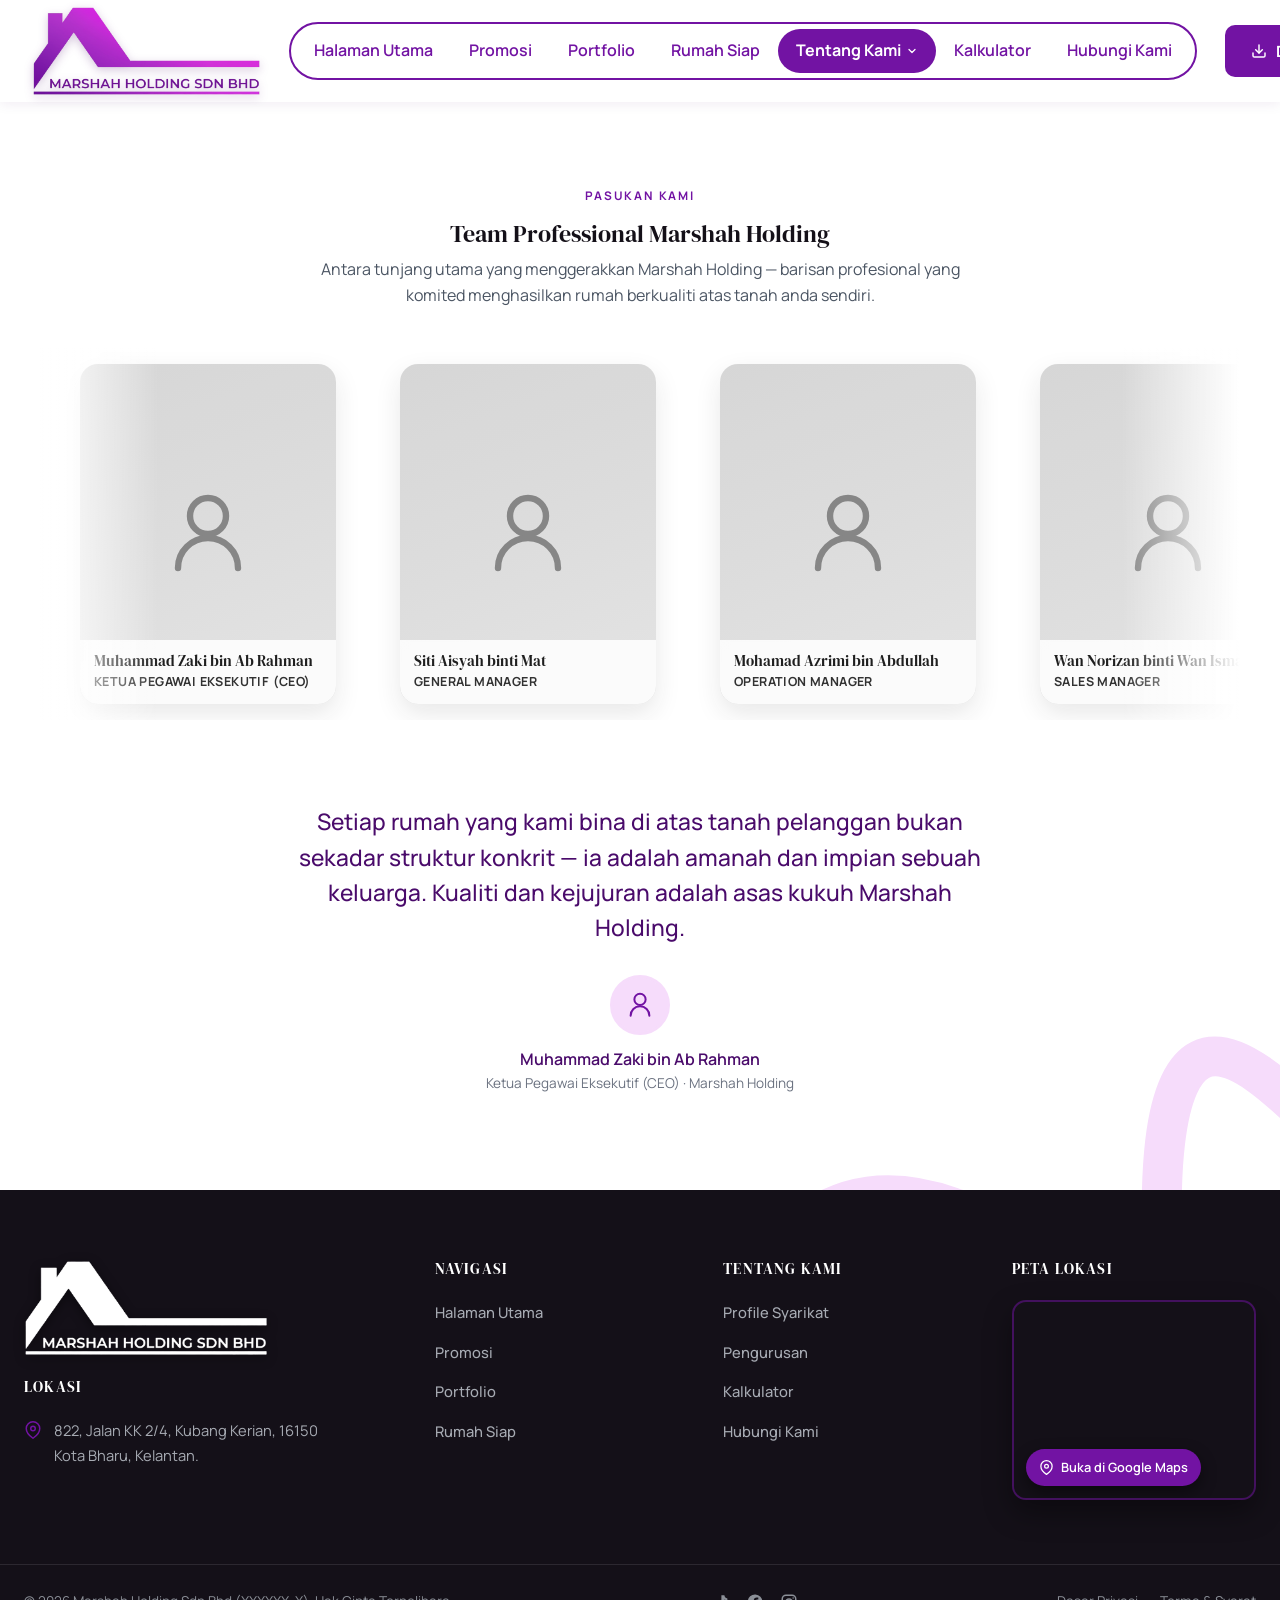
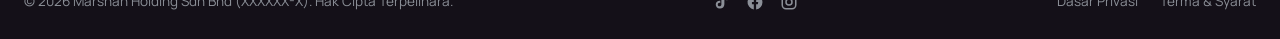
<file: pengurusan.html>
<!doctype html>
<html lang="ms">
<head>
<meta charset="utf-8">
<meta name="viewport" content="width=device-width, initial-scale=1">
<title>Pengurusan Marshah Holding | Pasukan Kepimpinan Kontraktor Kota Bharu, Kelantan</title>
<meta name="description" content="Barisan kepimpinan dan pasukan pengurusan Marshah Holding Sdn Bhd yang menerajui projek bina rumah atas tanah sendiri di Kota Bharu, Kelantan.">
<meta name="geo.region" content="MY-03">
<meta name="geo.placename" content="Kota Bharu">
<meta name="ICBM" content="6.1333, 102.2833">
<meta property="og:title" content="Pengurusan Marshah Holding | Pasukan Kepimpinan Kontraktor Kota Bharu, Kelantan">
<meta property="og:description" content="Barisan kepimpinan dan pasukan pengurusan Marshah Holding Sdn Bhd yang menerajui projek bina rumah atas tanah sendiri di Kota Bharu, Kelantan.">
<meta property="og:type" content="website">
<meta property="og:locale" content="ms_MY">
<meta property="og:site_name" content="Marshah Holding Sdn Bhd">
<link rel="icon" href="assets/favicon.svg" type="image/svg+xml">
<link rel="preconnect" href="https://fonts.googleapis.com">
<link rel="preconnect" href="https://fonts.gstatic.com" crossorigin>
<link href="https://fonts.googleapis.com/css2?family=DM+Serif+Display:ital@0;1&family=Manrope:wght@400;500;600;700;800&display=swap" rel="stylesheet">
<link rel="stylesheet" href="assets/css/base.css">
<link rel="stylesheet" href="assets/css/shared.css">
<link rel="stylesheet" href="assets/css/nav.css">
<link rel="stylesheet" href="assets/css/footer.css">
<link rel="stylesheet" href="assets/css/pengurusan.css">
</head>
<body>
<section class="zh-nav">
  

  <input type="checkbox" id="zh-menu-toggle" class="zh-toggle" hidden>
  <nav class="zh-bar" aria-label="Navigasi utama">

    <a href="index.html" class="zh-logo" aria-label="MARSHAH HOLDING - Halaman Utama">
      <img src="assets/img/logo-marshah.png" alt="Marshah Holding Sdn Bhd" class="zh-logo-img">
    </a>

    <ul class="zh-links">
      <li><a href="index.html">Halaman Utama</a></li>
      <li><a href="promosi.html">Promosi</a></li>
      <li><a href="portfolio.html">Portfolio</a></li>
      <li><a href="rumah-siap.html">Rumah Siap</a></li>
      <li class="zh-has-drop"><a href="profile-syarikat.html" tabindex="0">Tentang Kami
        <svg class="zh-caret" width="12" height="12" viewBox="0 0 24 24" fill="none" stroke="currentColor" stroke-width="2.5" stroke-linecap="round" stroke-linejoin="round" aria-hidden="true"><polyline points="6 9 12 15 18 9"/></svg>
      </a>
        <ul class="zh-drop">
          <li><a href="profile-syarikat.html">Profile Syarikat</a></li>
          <li><a href="pengurusan.html">Pengurusan</a></li>
        </ul>
      </li>
      <li><a href="kalkulator-lppsa.html">Kalkulator</a></li>
      <li><a href="hubungi-kami.html">Hubungi Kami</a></li>
      <span class="zh-nav__cursor" aria-hidden="true"></span>
    </ul>

    <div class="zh-cta">
      <a href="index.html#katalog" aria-label="Muat turun katalog">
        <svg width="16" height="16" viewBox="0 0 24 24" fill="none" stroke="currentColor" stroke-width="2.2" stroke-linecap="round" stroke-linejoin="round" aria-hidden="true"><path d="M21 15v4a2 2 0 0 1-2 2H5a2 2 0 0 1-2-2v-4"/><polyline points="7 10 12 15 17 10"/><line x1="12" y1="15" x2="12" y2="3"/></svg>
        DOWNLOAD KATALOG
      </a>
    </div>

    <label for="zh-menu-toggle" class="zh-burger" aria-label="Buka menu" role="button" tabindex="0">
      <span></span><span></span><span></span>
    </label>

  </nav>
  <script>/*zh-nav-pill*/
  (function(){
    var bar=document.currentScript.closest('.zh-nav'); if(!bar) return;
    var ul=bar.querySelector('.zh-links'), cur=bar.querySelector('.zh-nav__cursor');
    if(!ul) return;
    var path=(location.pathname.split('/').pop()||'index.html'); if(path==='') path='index.html';
    var map={'pengurusan.html':'profile-syarikat.html','portfolio-detail.html':'portfolio.html','promosi.php':'promosi.html'};
    var target=map[path]||path;
    ul.querySelectorAll('li>a').forEach(function(a){ if(a.getAttribute('href')===target) a.parentElement.classList.add('is-active'); });
    if(cur){
      ul.querySelectorAll(':scope>li').forEach(function(li){
        li.addEventListener('mouseenter',function(){
          if(window.innerWidth<=960) return;
          cur.style.left=li.offsetLeft+'px'; cur.style.width=li.offsetWidth+'px'; cur.style.opacity='1';
        });
      });
      ul.addEventListener('mouseleave',function(){ cur.style.opacity='0'; });
    }
  })();
  </script>
</section>
<main class="zp-mgmt">

  <!-- ===== TEAM SECTION (marquee) ===== -->
  <section class="zp-team-section">

    <!-- decorative background swoosh -->
    <svg class="zp-bg-swoosh" width="460" height="154" viewBox="0 0 460 154" fill="none" xmlns="http://www.w3.org/2000/svg" aria-hidden="true">
      <g clip-path="url(#zp_clip)">
        <path d="M-87.463 458.432C-102.118 348.092 -77.3418 238.841 -15.0744 188.274C57.4129 129.408 180.708 150.071 351.748 341.128C278.246 -374.233 633.954 380.602 548.123 42.7707" stroke="currentColor" stroke-linecap="round" stroke-linejoin="round" stroke-width="40"/>
      </g>
      <defs><clipPath id="zp_clip"><rect fill="white" width="460" height="154"/></clipPath></defs>
    </svg>

    <div class="zp-team-wrap">

      <!-- header -->
      <div class="mh-head mh-head--center">
        <span class="mh-eyebrow">Pasukan Kami</span>
        <h1>Team Professional Marshah Holding</h1>
        <p>Antara tunjang utama yang menggerakkan Marshah Holding &mdash; barisan profesional yang komited menghasilkan rumah berkualiti atas tanah anda sendiri.</p>
      </div>

      <!-- marquee -->
      <div class="zp-marquee">
        <div class="zp-fade zp-fade--l"></div>
        <div class="zp-fade zp-fade--r"></div>

        <div class="zp-track">
          <figure class="zp-mcard">
            <div class="zp-mphoto zp-mphoto--ph" role="img" aria-label="Muhammad Zaki bin Ab Rahman"><svg viewBox="0 0 24 24" fill="none" stroke="currentColor" stroke-width="1.6" stroke-linecap="round" stroke-linejoin="round"><path d="M12 12a4.5 4.5 0 1 0 0-9 4.5 4.5 0 0 0 0 9z"/><path d="M4.5 20.5a7.5 7.5 0 0 1 15 0"/></svg>
              <figcaption class="zp-mcap"><h3>Muhammad Zaki bin Ab Rahman</h3><p>Ketua Pegawai Eksekutif (CEO)</p></figcaption>
            </div>
          </figure>
          <figure class="zp-mcard">
            <div class="zp-mphoto zp-mphoto--ph" role="img" aria-label="Siti Aisyah binti Mat"><svg viewBox="0 0 24 24" fill="none" stroke="currentColor" stroke-width="1.6" stroke-linecap="round" stroke-linejoin="round"><path d="M12 12a4.5 4.5 0 1 0 0-9 4.5 4.5 0 0 0 0 9z"/><path d="M4.5 20.5a7.5 7.5 0 0 1 15 0"/></svg>
              <figcaption class="zp-mcap"><h3>Siti Aisyah binti Mat</h3><p>General Manager</p></figcaption>
            </div>
          </figure>
          <figure class="zp-mcard">
            <div class="zp-mphoto zp-mphoto--ph" role="img" aria-label="Mohamad Azrimi bin Abdullah"><svg viewBox="0 0 24 24" fill="none" stroke="currentColor" stroke-width="1.6" stroke-linecap="round" stroke-linejoin="round"><path d="M12 12a4.5 4.5 0 1 0 0-9 4.5 4.5 0 0 0 0 9z"/><path d="M4.5 20.5a7.5 7.5 0 0 1 15 0"/></svg>
              <figcaption class="zp-mcap"><h3>Mohamad Azrimi bin Abdullah</h3><p>Operation Manager</p></figcaption>
            </div>
          </figure>
          <figure class="zp-mcard">
            <div class="zp-mphoto zp-mphoto--ph" role="img" aria-label="Wan Norizan binti Wan Ismail"><svg viewBox="0 0 24 24" fill="none" stroke="currentColor" stroke-width="1.6" stroke-linecap="round" stroke-linejoin="round"><path d="M12 12a4.5 4.5 0 1 0 0-9 4.5 4.5 0 0 0 0 9z"/><path d="M4.5 20.5a7.5 7.5 0 0 1 15 0"/></svg>
              <figcaption class="zp-mcap"><h3>Wan Norizan binti Wan Ismail</h3><p>Sales Manager</p></figcaption>
            </div>
          </figure>
          <figure class="zp-mcard">
            <div class="zp-mphoto zp-mphoto--ph" role="img" aria-label="Mohd Hafizi bin Haron"><svg viewBox="0 0 24 24" fill="none" stroke="currentColor" stroke-width="1.6" stroke-linecap="round" stroke-linejoin="round"><path d="M12 12a4.5 4.5 0 1 0 0-9 4.5 4.5 0 0 0 0 9z"/><path d="M4.5 20.5a7.5 7.5 0 0 1 15 0"/></svg>
              <figcaption class="zp-mcap"><h3>Mohd Hafizi bin Haron</h3><p>Finance Executive</p></figcaption>
            </div>
          </figure>
          <figure class="zp-mcard">
            <div class="zp-mphoto zp-mphoto--ph" role="img" aria-label="Mohammad Farhan Fahmie bin Mof"><svg viewBox="0 0 24 24" fill="none" stroke="currentColor" stroke-width="1.6" stroke-linecap="round" stroke-linejoin="round"><path d="M12 12a4.5 4.5 0 1 0 0-9 4.5 4.5 0 0 0 0 9z"/><path d="M4.5 20.5a7.5 7.5 0 0 1 15 0"/></svg>
              <figcaption class="zp-mcap"><h3>Mohammad Farhan Fahmie bin Mof</h3><p>Architect</p></figcaption>
            </div>
          </figure>
          <figure class="zp-mcard">
            <div class="zp-mphoto zp-mphoto--ph" role="img" aria-label="Nurmimi Shahira binti Mohd Arshad"><svg viewBox="0 0 24 24" fill="none" stroke="currentColor" stroke-width="1.6" stroke-linecap="round" stroke-linejoin="round"><path d="M12 12a4.5 4.5 0 1 0 0-9 4.5 4.5 0 0 0 0 9z"/><path d="M4.5 20.5a7.5 7.5 0 0 1 15 0"/></svg>
              <figcaption class="zp-mcap"><h3>Nurmimi Shahira binti Mohd Arshad</h3><p>Draughtsman</p></figcaption>
            </div>
          </figure>
          <figure class="zp-mcard">
            <div class="zp-mphoto zp-mphoto--ph" role="img" aria-label="Mohamad Al Lukman bin Mohd Asri"><svg viewBox="0 0 24 24" fill="none" stroke="currentColor" stroke-width="1.6" stroke-linecap="round" stroke-linejoin="round"><path d="M12 12a4.5 4.5 0 1 0 0-9 4.5 4.5 0 0 0 0 9z"/><path d="M4.5 20.5a7.5 7.5 0 0 1 15 0"/></svg>
              <figcaption class="zp-mcap"><h3>Mohamad Al Lukman bin Mohd Asri</h3><p>Quantity Surveyor</p></figcaption>
            </div>
          </figure>
          <figure class="zp-mcard">
            <div class="zp-mphoto zp-mphoto--ph" role="img" aria-label="Muhamad Zahiri bin Yusoff"><svg viewBox="0 0 24 24" fill="none" stroke="currentColor" stroke-width="1.6" stroke-linecap="round" stroke-linejoin="round"><path d="M12 12a4.5 4.5 0 1 0 0-9 4.5 4.5 0 0 0 0 9z"/><path d="M4.5 20.5a7.5 7.5 0 0 1 15 0"/></svg>
              <figcaption class="zp-mcap"><h3>Muhamad Zahiri bin Yusoff</h3><p>Project Manager</p></figcaption>
            </div>
          </figure>
        </div>
      </div>

      <!-- testimonial -->
      <div class="zp-testi">
        <p class="zp-testi-quote">Setiap rumah yang kami bina di atas tanah pelanggan bukan sekadar struktur konkrit &mdash; ia adalah amanah dan impian sebuah keluarga. Kualiti dan kejujuran adalah asas kukuh Marshah Holding.</p>
        <div class="zp-testi-author">
          <div class="zp-testi-avatar" role="img" aria-label="Muhammad Zaki bin Ab Rahman"><svg viewBox="0 0 24 24" fill="none" stroke="currentColor" stroke-width="1.6" stroke-linecap="round" stroke-linejoin="round"><path d="M12 12a4.5 4.5 0 1 0 0-9 4.5 4.5 0 0 0 0 9z"/><path d="M4.5 20.5a7.5 7.5 0 0 1 15 0"/></svg></div>
          <div>
            <p class="zp-testi-name">Muhammad Zaki bin Ab Rahman</p>
            <p class="zp-testi-role">Ketua Pegawai Eksekutif (CEO) &middot; Marshah Holding</p>
          </div>
        </div>
      </div>

    </div>
  </section>

  <script>/* zp-marquee: duplicate cards once for a seamless infinite loop */
  (function(){
    var track=document.currentScript.closest('.zp-mgmt').querySelector('.zp-track');
    if(!track) return;
    Array.prototype.slice.call(track.children).forEach(function(card){
      track.appendChild(card.cloneNode(true));
    });
  })();
  </script>

</main>
<section class="zh-footer">

  <!-- MAIN -->
  <div class="zh-main">
    <div class="zh-inner">
      <div class="zh-grid">

        <!-- COL 1: LOKASI -->
        <div class="zh-col">
          <div class="zh-logo">
            <img src="assets/img/logo-marshah-white.png" alt="Marshah Holding Sdn Bhd" class="zh-foot-logo-img">
          </div>
          <h4>Lokasi</h4>
          <div class="zh-address">
            <svg width="18" height="18" viewBox="0 0 24 24" fill="none" stroke="currentColor" stroke-width="2" stroke-linecap="round" stroke-linejoin="round" aria-hidden="true">
              <path d="M21 10c0 7-9 13-9 13s-9-6-9-13a9 9 0 0 1 18 0Z"/>
              <circle cx="12" cy="10" r="3"/>
            </svg>
            <span>822, Jalan KK 2/4, Kubang Kerian, 16150 Kota Bharu, Kelantan.</span>
          </div>
        </div>

        <!-- COL 2: TENTANG KAMI -->
        <div class="zh-col">
          <h4>Navigasi</h4>
          <ul>
            <li><a href="index.html">Halaman Utama</a></li>
            <li><a href="promosi.html">Promosi</a></li>
            <li><a href="portfolio.html">Portfolio</a></li>
            <li><a href="rumah-siap.html">Rumah Siap</a></li>
          </ul>
        </div>

        <!-- COL 3: LAIN-LAIN -->
        <div class="zh-col">
          <h4>Tentang Kami</h4>
          <ul>
            <li><a href="profile-syarikat.html">Profile Syarikat</a></li>
            <li><a href="pengurusan.html">Pengurusan</a></li>
            <li><a href="kalkulator-lppsa.html">Kalkulator</a></li>
            <li><a href="hubungi-kami.html">Hubungi Kami</a></li>
          </ul>
        </div>

                <!-- COL 4: PETA LOKASI -->
        <div class="zh-col zh-col--map">
          <h4>Peta Lokasi</h4>
          <div class="zh-map">
            <iframe class="zh-map__frame" title="Peta lokasi Marshah Holding" src="https://www.google.com/maps?q=822%20Jalan%20KK%202%2F4%20Kubang%20Kerian%2016150%20Kota%20Bharu%20Kelantan&output=embed" loading="lazy" referrerpolicy="no-referrer-when-downgrade"></iframe>
            <a class="zh-map__link" href="https://www.google.com/maps/search/?api=1&query=822%20Jalan%20KK%202%2F4%20Kubang%20Kerian%2016150%20Kota%20Bharu%20Kelantan" target="_blank" rel="noopener" aria-label="Buka lokasi Marshah Holding di Google Maps">
              <span class="zh-map__badge"><svg viewBox="0 0 24 24" fill="none" stroke="currentColor" stroke-width="2" stroke-linecap="round" stroke-linejoin="round" aria-hidden="true"><path d="M21 10c0 7-9 13-9 13s-9-6-9-13a9 9 0 0 1 18 0Z"/><circle cx="12" cy="10" r="3"/></svg>Buka di Google Maps</span>
            </a>
          </div>
        </div>

      </div>
    </div>
  </div>
  <!-- BOTTOM BAR -->
  <div class="zh-bottom">
    <div class="zh-inner">
      <div class="zh-copy">&copy; 2026 Marshah Holding Sdn Bhd (XXXXXX-X). Hak Cipta Terpelihara.</div>
      <div class="zh-foot-social">
        <a href="#" target="_blank" rel="noopener" aria-label="TikTok"><svg viewBox="0 0 24 24" fill="currentColor" aria-hidden="true"><path d="M16.5 3c.4 2.3 1.7 3.9 4 4.2v2.6c-1.4.1-2.7-.3-4-1v6.1c0 3.7-2.8 6.1-6.2 5.9C6.9 20.6 4.8 18 5 15c.2-2.7 2.4-4.7 5.1-4.7.3 0 .6 0 .9.1v2.8c-.3-.1-.6-.2-1-.2-1.3 0-2.4 1.1-2.3 2.5.1 1.2 1.1 2.2 2.3 2.2 1.4 0 2.5-1.1 2.5-2.5V3h2.9Z"/></svg></a>
        <a href="https://www.facebook.com/MarshahHoldingSdnBhd" target="_blank" rel="noopener" aria-label="Facebook"><svg viewBox="0 0 24 24" fill="currentColor" aria-hidden="true"><path d="M22 12a10 10 0 1 0-11.6 9.9v-7h-2.5V12h2.5V9.8c0-2.5 1.5-3.9 3.8-3.9 1.1 0 2.2.2 2.2.2v2.5h-1.3c-1.2 0-1.6.8-1.6 1.6V12h2.8l-.5 2.9h-2.3v7A10 10 0 0 0 22 12Z"/></svg></a>
        <a href="#" target="_blank" rel="noopener" aria-label="Instagram"><svg viewBox="0 0 24 24" fill="none" stroke="currentColor" stroke-width="2" stroke-linecap="round" stroke-linejoin="round" aria-hidden="true"><rect x="3" y="3" width="18" height="18" rx="5"/><circle cx="12" cy="12" r="4"/><circle cx="17.5" cy="6.5" r="1" fill="currentColor" stroke="none"/></svg></a>
      </div>
      <div class="zh-bottom-links">
        <a href="#privasi">Dasar Privasi</a>
        <a href="#terma">Terma &amp; Syarat</a>
      </div>
    </div>
  </div>
</section>
</body>
</html>
</file>
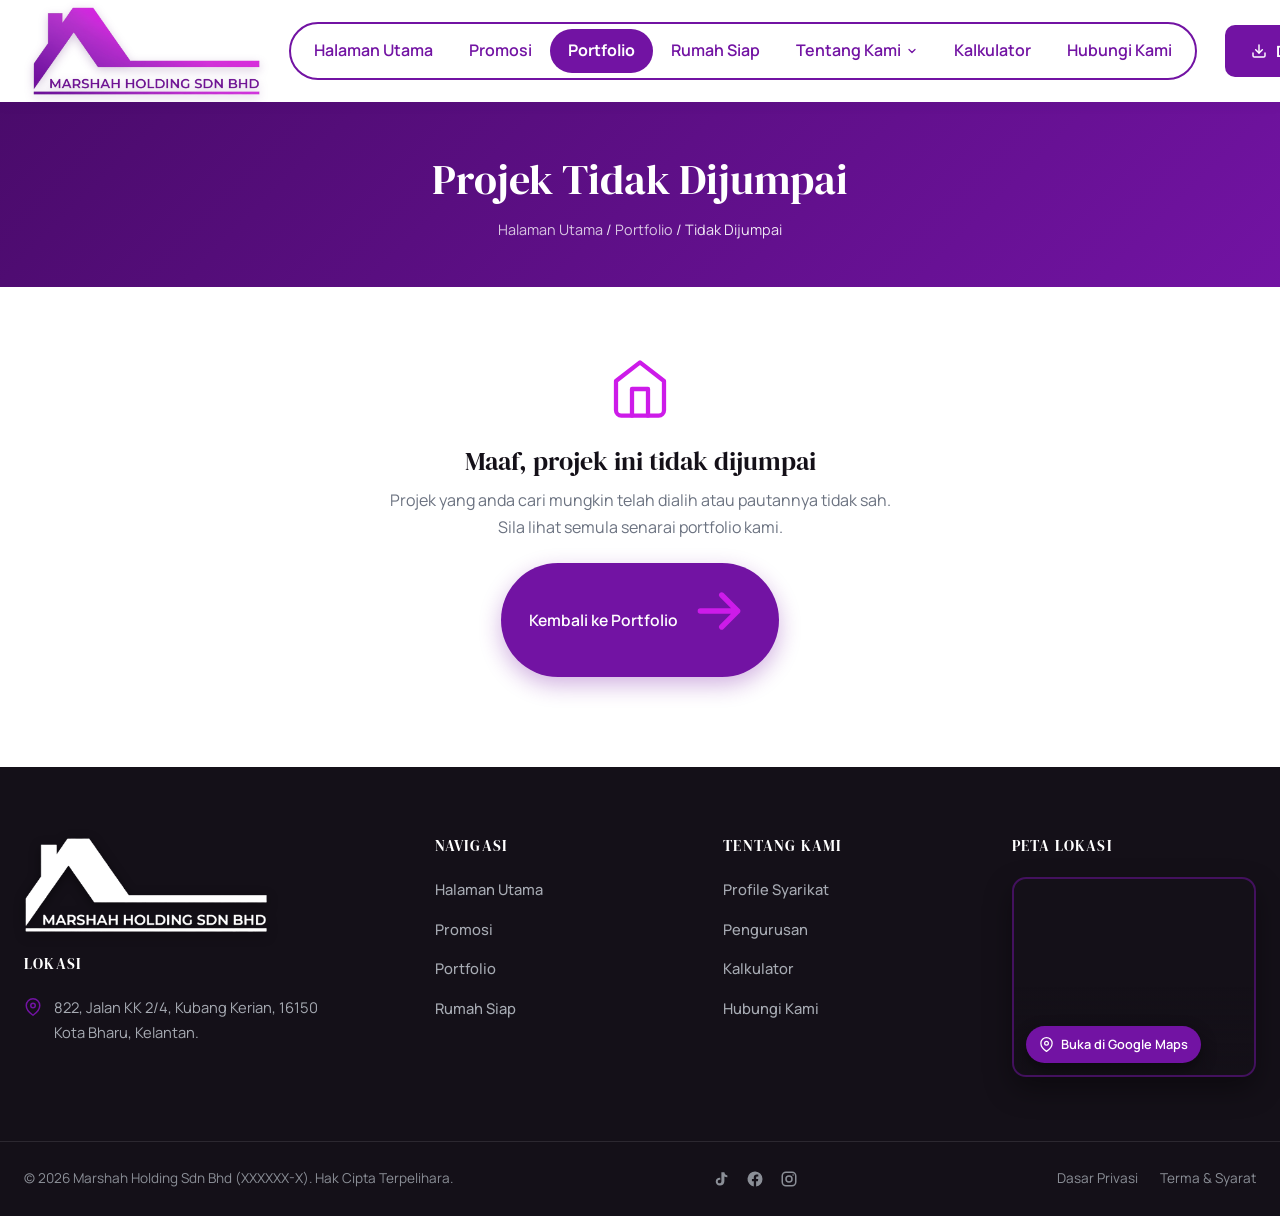
<file: portfolio-detail.html>
<!doctype html>
<html lang="ms">
<head>
<meta charset="utf-8">
<meta name="viewport" content="width=device-width, initial-scale=1">
<title>Butiran Projek – Marshah Holding</title>
<meta name="description" content="Butiran projek rumah banglo oleh Marshah Holding di Kelantan — spesifikasi, galeri gambar dan anggaran kos bina.">
<meta name="geo.region" content="MY-03">
<meta name="geo.placename" content="Kota Bharu">
<meta name="ICBM" content="6.1333, 102.2833">
<meta property="og:title" content="Butiran Projek – Marshah Holding">
<meta property="og:description" content="Butiran projek rumah banglo oleh Marshah Holding di Kelantan — spesifikasi, galeri gambar dan anggaran kos bina.">
<meta property="og:type" content="website">
<meta property="og:locale" content="ms_MY">
<meta property="og:site_name" content="Marshah Holding Sdn Bhd">
<link rel="icon" href="assets/favicon.svg" type="image/svg+xml">
<link rel="preconnect" href="https://fonts.googleapis.com">
<link rel="preconnect" href="https://fonts.gstatic.com" crossorigin>
<link href="https://fonts.googleapis.com/css2?family=DM+Serif+Display:ital@0;1&family=Manrope:wght@400;500;600;700;800&display=swap" rel="stylesheet">
<link rel="stylesheet" href="assets/css/base.css">
<link rel="stylesheet" href="assets/css/shared.css">
<link rel="stylesheet" href="assets/css/nav.css">
<link rel="stylesheet" href="assets/css/footer.css">
<link rel="stylesheet" href="assets/css/portfolio-detail.css">
</head>
<body>
<section class="zh-nav">
  

  <input type="checkbox" id="zh-menu-toggle" class="zh-toggle" hidden>
  <nav class="zh-bar" aria-label="Navigasi utama">

    <a href="index.html" class="zh-logo" aria-label="MARSHAH HOLDING - Halaman Utama">
      <img src="assets/img/logo-marshah.png" alt="Marshah Holding Sdn Bhd" class="zh-logo-img">
    </a>

    <ul class="zh-links">
      <li><a href="index.html">Halaman Utama</a></li>
      <li><a href="promosi.html">Promosi</a></li>
      <li><a href="portfolio.html">Portfolio</a></li>
      <li><a href="rumah-siap.html">Rumah Siap</a></li>
      <li class="zh-has-drop"><a href="profile-syarikat.html" tabindex="0">Tentang Kami
        <svg class="zh-caret" width="12" height="12" viewBox="0 0 24 24" fill="none" stroke="currentColor" stroke-width="2.5" stroke-linecap="round" stroke-linejoin="round" aria-hidden="true"><polyline points="6 9 12 15 18 9"/></svg>
      </a>
        <ul class="zh-drop">
          <li><a href="profile-syarikat.html">Profile Syarikat</a></li>
          <li><a href="pengurusan.html">Pengurusan</a></li>
        </ul>
      </li>
      <li><a href="kalkulator-lppsa.html">Kalkulator</a></li>
      <li><a href="hubungi-kami.html">Hubungi Kami</a></li>
      <span class="zh-nav__cursor" aria-hidden="true"></span>
    </ul>

    <div class="zh-cta">
      <a href="index.html#katalog" aria-label="Muat turun katalog">
        <svg width="16" height="16" viewBox="0 0 24 24" fill="none" stroke="currentColor" stroke-width="2.2" stroke-linecap="round" stroke-linejoin="round" aria-hidden="true"><path d="M21 15v4a2 2 0 0 1-2 2H5a2 2 0 0 1-2-2v-4"/><polyline points="7 10 12 15 17 10"/><line x1="12" y1="15" x2="12" y2="3"/></svg>
        DOWNLOAD KATALOG
      </a>
    </div>

    <label for="zh-menu-toggle" class="zh-burger" aria-label="Buka menu" role="button" tabindex="0">
      <span></span><span></span><span></span>
    </label>

  </nav>
  <script>/*zh-nav-pill*/
  (function(){
    var bar=document.currentScript.closest('.zh-nav'); if(!bar) return;
    var ul=bar.querySelector('.zh-links'), cur=bar.querySelector('.zh-nav__cursor');
    if(!ul) return;
    var path=(location.pathname.split('/').pop()||'index.html'); if(path==='') path='index.html';
    var map={'pengurusan.html':'profile-syarikat.html','portfolio-detail.html':'portfolio.html','promosi.php':'promosi.html'};
    var target=map[path]||path;
    ul.querySelectorAll('li>a').forEach(function(a){ if(a.getAttribute('href')===target) a.parentElement.classList.add('is-active'); });
    if(cur){
      ul.querySelectorAll(':scope>li').forEach(function(li){
        li.addEventListener('mouseenter',function(){
          if(window.innerWidth<=960) return;
          cur.style.left=li.offsetLeft+'px'; cur.style.width=li.offsetWidth+'px'; cur.style.opacity='1';
        });
      });
      ul.addEventListener('mouseleave',function(){ cur.style.opacity='0'; });
    }
  })();
  </script>
</section>
<main class="zp-portfolio">

  <!-- PAGE HEADER -->
  <header class="zpd-header">
    <h1 id="zpd-title">Butiran Projek</h1>
    <div class="zpd-crumb"><a href="index.html">Halaman Utama</a> / <a href="portfolio.html">Portfolio</a> / <span id="zpd-crumb-name">Butiran</span></div>
  </header>

  <!-- CONTENT (dijana oleh JS) -->
  <div id="zpd-content" class="zpd-wrap"></div>

</main>
<script src="assets/js/portfolio-data.js"></script>
<script>
(function () {
  function qs(name) {
    var m = new RegExp('[?&]' + name + '=([^&]*)').exec(window.location.search);
    return m ? decodeURIComponent(m[1].replace(/\+/g, ' ')) : null;
  }
  function esc(s) {
    return String(s).replace(/[&<>"']/g, function (c) {
      return { '&': '&amp;', '<': '&lt;', '>': '&gt;', '"': '&quot;', "'": '&#39;' }[c];
    });
  }

  var id = qs('id');
  var content = document.getElementById('zpd-content');
  var project = (typeof PORTFOLIO_BY_ID !== 'undefined' && id) ? PORTFOLIO_BY_ID[id] : null;

  if (!project) {
    document.getElementById('zpd-title').textContent = 'Projek Tidak Dijumpai';
    document.getElementById('zpd-crumb-name').textContent = 'Tidak Dijumpai';
    document.title = 'Projek Tidak Dijumpai – Marshah Holding';
    content.innerHTML =
      '<div class="zpd-empty">' +
        '<svg viewBox="0 0 24 24" fill="none" stroke="currentColor" stroke-width="1.6" stroke-linecap="round" stroke-linejoin="round"><path d="M3 9l9-7 9 7v11a2 2 0 0 1-2 2H5a2 2 0 0 1-2-2z"/><path d="M9 22V12h6v10"/></svg>' +
        '<h2>Maaf, projek ini tidak dijumpai</h2>' +
        '<p>Projek yang anda cari mungkin telah dialih atau pautannya tidak sah. Sila lihat semula senarai portfolio kami.</p>' +
        '<a class="zpd-btn primary" href="portfolio.html">Kembali ke Portfolio' +
          '<svg viewBox="0 0 24 24" fill="none" stroke="currentColor" stroke-width="2" stroke-linecap="round" stroke-linejoin="round"><path d="M5 12h14M13 6l6 6-6 6"/></svg>' +
        '</a>' +
      '</div>';
    return;
  }

  // Meta / header
  document.title = project.name + ' – Marshah Holding';
  var metaDesc = document.querySelector('meta[name="description"]');
  if (metaDesc) metaDesc.setAttribute('content', project.name + ' di ' + project.location + ' — ' + project.bedrooms + ' bilik, ' + project.bathrooms + ' bilik air, ' + project.area.toLocaleString() + ' kaki persegi. Anggaran kos bina ' + project.cost + ' oleh Marshah Holding.');
  document.getElementById('zpd-title').textContent = project.name;
  document.getElementById('zpd-crumb-name').textContent = project.name;

  var statusClass = project.status === 'Siap' ? 'siap' : 'bina';
  var imgs = project.images || [];
  var mainImg = imgs[0] || '';

  var thumbsHtml = imgs.map(function (src, idx) {
    return '<button type="button" class="zpd-thumb' + (idx === 0 ? ' is-active' : '') + '" data-src="' + esc(src) + '">' +
      '<img src="' + esc(src) + '" alt="' + esc(project.name) + ' gambar ' + (idx + 1) + '" loading="lazy"></button>';
  }).join('');

  var descHtml = (project.description || []).map(function (p) {
    return '<p>' + esc(p) + '</p>';
  }).join('');

  var waText = encodeURIComponent('Salam, saya berminat dengan projek "' + project.name + '" (' + project.location + '). Boleh saya dapatkan maklumat lanjut?');

  content.innerHTML =
    '<section class="zpd-top">' +
      '<h2 class="zpd-name">' + esc(project.name) + '</h2>' +
      '<div class="zpd-meta">' +
        '<span class="zpd-loc"><svg viewBox="0 0 24 24" fill="none" stroke="currentColor" stroke-width="2" stroke-linecap="round" stroke-linejoin="round"><path d="M21 10c0 7-9 13-9 13s-9-6-9-13a9 9 0 0 1 18 0Z"/><circle cx="12" cy="10" r="3"/></svg>' + esc(project.location) + '</span>' +
        '<span class="zpd-status ' + statusClass + '">' + esc(project.status) + '</span>' +
      '</div>' +
    '</section>' +

    '<section class="zpd-gallery">' +
      '<div class="zpd-main"><img id="zpd-main-img" src="' + esc(mainImg) + '" alt="' + esc(project.name) + '"></div>' +
      '<div class="zpd-thumbs">' + thumbsHtml + '</div>' +
    '</section>' +

    '<section class="zpd-specs">' +
      '<div class="zpd-spec"><svg viewBox="0 0 24 24" fill="none" stroke="currentColor" stroke-width="2" stroke-linecap="round" stroke-linejoin="round"><path d="M2 4v16"/><path d="M2 8h18a2 2 0 0 1 2 2v10"/><path d="M2 17h20"/><path d="M6 8v9"/></svg><span class="zpd-val">' + project.bedrooms + '</span><span class="zpd-lbl">Bilik Tidur</span></div>' +
      '<div class="zpd-spec"><svg viewBox="0 0 24 24" fill="none" stroke="currentColor" stroke-width="2" stroke-linecap="round" stroke-linejoin="round"><path d="M4 12h16a1 1 0 0 1 1 1v3a4 4 0 0 1-4 4H7a4 4 0 0 1-4-4v-3a1 1 0 0 1 1-1z"/><path d="M6 12V5a2 2 0 0 1 2-2h1"/><line x1="5" y1="20" x2="5" y2="22"/><line x1="19" y1="20" x2="19" y2="22"/></svg><span class="zpd-val">' + project.bathrooms + '</span><span class="zpd-lbl">Bilik Air</span></div>' +
      '<div class="zpd-spec"><svg viewBox="0 0 24 24" fill="none" stroke="currentColor" stroke-width="2" stroke-linecap="round" stroke-linejoin="round"><rect x="3" y="3" width="18" height="18" rx="1"/><path d="M9 3v18"/><path d="M3 9h18"/></svg><span class="zpd-val">' + project.area.toLocaleString() + '</span><span class="zpd-lbl">Kaki Persegi</span></div>' +
      '<div class="zpd-spec"><svg viewBox="0 0 24 24" fill="none" stroke="currentColor" stroke-width="2" stroke-linecap="round" stroke-linejoin="round"><rect x="2" y="6" width="20" height="12" rx="2"/><circle cx="12" cy="12" r="2.5"/><path d="M6 12h.01M18 12h.01"/></svg><span class="zpd-val">' + esc(project.cost) + '</span><span class="zpd-lbl">Anggaran Kos</span></div>' +
    '</section>' +

    '<section class="zpd-desc">' +
      '<h2>Mengenai Projek Ini</h2>' +
      descHtml +
    '</section>' +

    '<section class="zpd-cta">' +
      '<a class="zpd-btn primary" href="hubungi-kami.html">Hubungi Kami' +
        '<svg viewBox="0 0 24 24" fill="none" stroke="currentColor" stroke-width="2" stroke-linecap="round" stroke-linejoin="round"><path d="M5 12h14M13 6l6 6-6 6"/></svg>' +
      '</a>' +
      '<a class="zpd-btn wa" href="https://wa.me/6097678466?text=' + waText + '" target="_blank" rel="noopener">' +
        '<svg viewBox="0 0 24 24" fill="currentColor"><path d="M12 2a10 10 0 0 0-8.5 15.3L2 22l4.8-1.5A10 10 0 1 0 12 2Zm0 18a8 8 0 0 1-4.1-1.1l-.3-.2-2.8.9.9-2.8-.2-.3A8 8 0 1 1 12 20Zm4.4-6c-.2-.1-1.4-.7-1.6-.8-.2-.1-.4-.1-.6.1-.2.2-.6.8-.8 1-.1.2-.3.2-.5.1a6.5 6.5 0 0 1-3.2-2.8c-.2-.4.2-.4.6-1.2.1-.2 0-.3 0-.5s-.6-1.5-.8-2c-.2-.5-.4-.4-.6-.5H8a1 1 0 0 0-.8.4 3.2 3.2 0 0 0-1 2.4 5.6 5.6 0 0 0 1.2 3 12.7 12.7 0 0 0 4.9 4.3c2 .8 2 .5 2.4.5a2.9 2.9 0 0 0 1.9-1.4 2.4 2.4 0 0 0 .2-1.3c-.1-.1-.3-.2-.5-.3Z"/></svg>' +
        'WhatsApp Kami' +
      '</a>' +
      '<a class="zpd-btn ghost" href="portfolio.html">Kembali ke Portfolio</a>' +
    '</section>';

  // Gallery thumbnail swap
  var mainImgEl = document.getElementById('zpd-main-img');
  var thumbs = content.querySelectorAll('.zpd-thumb');
  thumbs.forEach(function (t) {
    t.addEventListener('click', function () {
      mainImgEl.src = t.getAttribute('data-src');
      thumbs.forEach(function (o) { o.classList.remove('is-active'); });
      t.classList.add('is-active');
    });
  });
})();
</script>
<section class="zh-footer">

  <!-- MAIN -->
  <div class="zh-main">
    <div class="zh-inner">
      <div class="zh-grid">

        <!-- COL 1: LOKASI -->
        <div class="zh-col">
          <div class="zh-logo">
            <img src="assets/img/logo-marshah-white.png" alt="Marshah Holding Sdn Bhd" class="zh-foot-logo-img">
          </div>
          <h4>Lokasi</h4>
          <div class="zh-address">
            <svg width="18" height="18" viewBox="0 0 24 24" fill="none" stroke="currentColor" stroke-width="2" stroke-linecap="round" stroke-linejoin="round" aria-hidden="true">
              <path d="M21 10c0 7-9 13-9 13s-9-6-9-13a9 9 0 0 1 18 0Z"/>
              <circle cx="12" cy="10" r="3"/>
            </svg>
            <span>822, Jalan KK 2/4, Kubang Kerian, 16150 Kota Bharu, Kelantan.</span>
          </div>
        </div>

        <!-- COL 2: TENTANG KAMI -->
        <div class="zh-col">
          <h4>Navigasi</h4>
          <ul>
            <li><a href="index.html">Halaman Utama</a></li>
            <li><a href="promosi.html">Promosi</a></li>
            <li><a href="portfolio.html">Portfolio</a></li>
            <li><a href="rumah-siap.html">Rumah Siap</a></li>
          </ul>
        </div>

        <!-- COL 3: LAIN-LAIN -->
        <div class="zh-col">
          <h4>Tentang Kami</h4>
          <ul>
            <li><a href="profile-syarikat.html">Profile Syarikat</a></li>
            <li><a href="pengurusan.html">Pengurusan</a></li>
            <li><a href="kalkulator-lppsa.html">Kalkulator</a></li>
            <li><a href="hubungi-kami.html">Hubungi Kami</a></li>
          </ul>
        </div>

                <!-- COL 4: PETA LOKASI -->
        <div class="zh-col zh-col--map">
          <h4>Peta Lokasi</h4>
          <div class="zh-map">
            <iframe class="zh-map__frame" title="Peta lokasi Marshah Holding" src="https://www.google.com/maps?q=822%20Jalan%20KK%202%2F4%20Kubang%20Kerian%2016150%20Kota%20Bharu%20Kelantan&output=embed" loading="lazy" referrerpolicy="no-referrer-when-downgrade"></iframe>
            <a class="zh-map__link" href="https://www.google.com/maps/search/?api=1&query=822%20Jalan%20KK%202%2F4%20Kubang%20Kerian%2016150%20Kota%20Bharu%20Kelantan" target="_blank" rel="noopener" aria-label="Buka lokasi Marshah Holding di Google Maps">
              <span class="zh-map__badge"><svg viewBox="0 0 24 24" fill="none" stroke="currentColor" stroke-width="2" stroke-linecap="round" stroke-linejoin="round" aria-hidden="true"><path d="M21 10c0 7-9 13-9 13s-9-6-9-13a9 9 0 0 1 18 0Z"/><circle cx="12" cy="10" r="3"/></svg>Buka di Google Maps</span>
            </a>
          </div>
        </div>

      </div>
    </div>
  </div>
  <!-- BOTTOM BAR -->
  <div class="zh-bottom">
    <div class="zh-inner">
      <div class="zh-copy">&copy; 2026 Marshah Holding Sdn Bhd (XXXXXX-X). Hak Cipta Terpelihara.</div>
      <div class="zh-foot-social">
        <a href="#" target="_blank" rel="noopener" aria-label="TikTok"><svg viewBox="0 0 24 24" fill="currentColor" aria-hidden="true"><path d="M16.5 3c.4 2.3 1.7 3.9 4 4.2v2.6c-1.4.1-2.7-.3-4-1v6.1c0 3.7-2.8 6.1-6.2 5.9C6.9 20.6 4.8 18 5 15c.2-2.7 2.4-4.7 5.1-4.7.3 0 .6 0 .9.1v2.8c-.3-.1-.6-.2-1-.2-1.3 0-2.4 1.1-2.3 2.5.1 1.2 1.1 2.2 2.3 2.2 1.4 0 2.5-1.1 2.5-2.5V3h2.9Z"/></svg></a>
        <a href="https://www.facebook.com/MarshahHoldingSdnBhd" target="_blank" rel="noopener" aria-label="Facebook"><svg viewBox="0 0 24 24" fill="currentColor" aria-hidden="true"><path d="M22 12a10 10 0 1 0-11.6 9.9v-7h-2.5V12h2.5V9.8c0-2.5 1.5-3.9 3.8-3.9 1.1 0 2.2.2 2.2.2v2.5h-1.3c-1.2 0-1.6.8-1.6 1.6V12h2.8l-.5 2.9h-2.3v7A10 10 0 0 0 22 12Z"/></svg></a>
        <a href="#" target="_blank" rel="noopener" aria-label="Instagram"><svg viewBox="0 0 24 24" fill="none" stroke="currentColor" stroke-width="2" stroke-linecap="round" stroke-linejoin="round" aria-hidden="true"><rect x="3" y="3" width="18" height="18" rx="5"/><circle cx="12" cy="12" r="4"/><circle cx="17.5" cy="6.5" r="1" fill="currentColor" stroke="none"/></svg></a>
      </div>
      <div class="zh-bottom-links">
        <a href="#privasi">Dasar Privasi</a>
        <a href="#terma">Terma &amp; Syarat</a>
      </div>
    </div>
  </div>
</section>
</body>
</html>
</file>
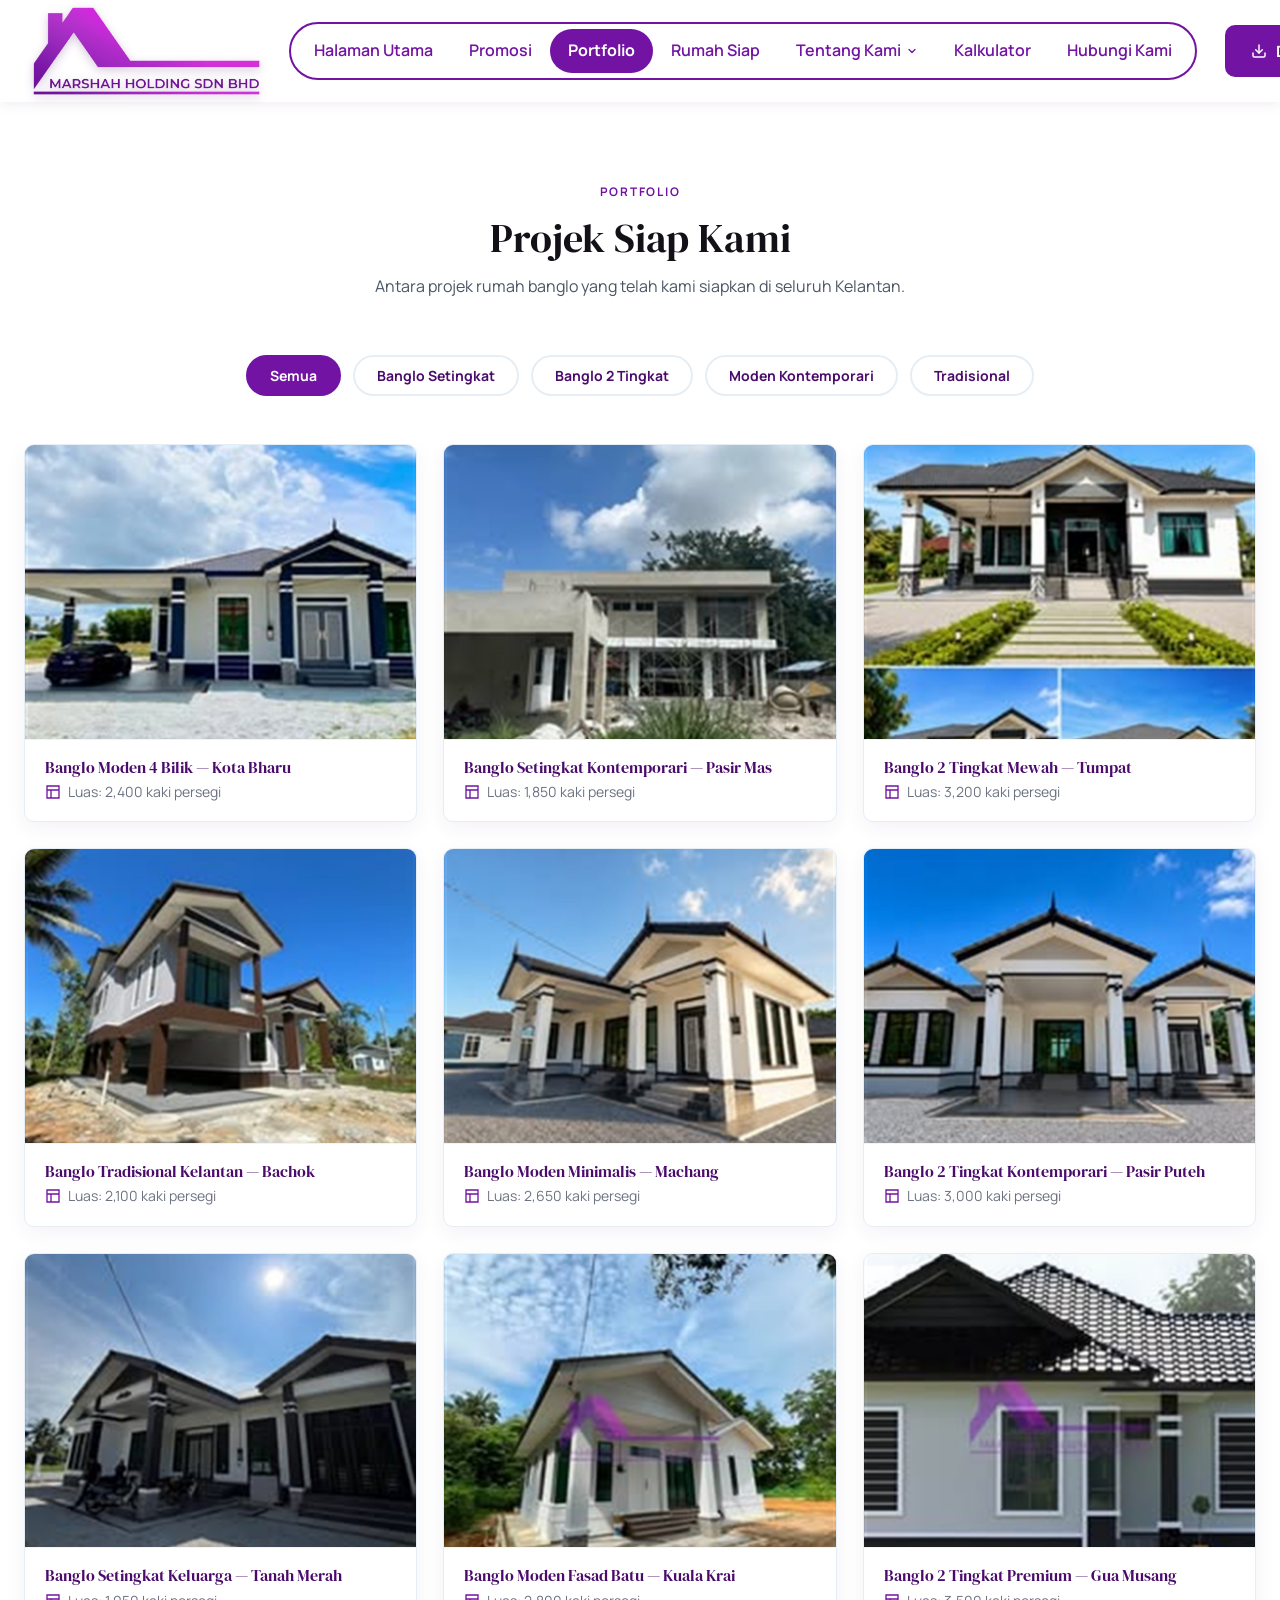
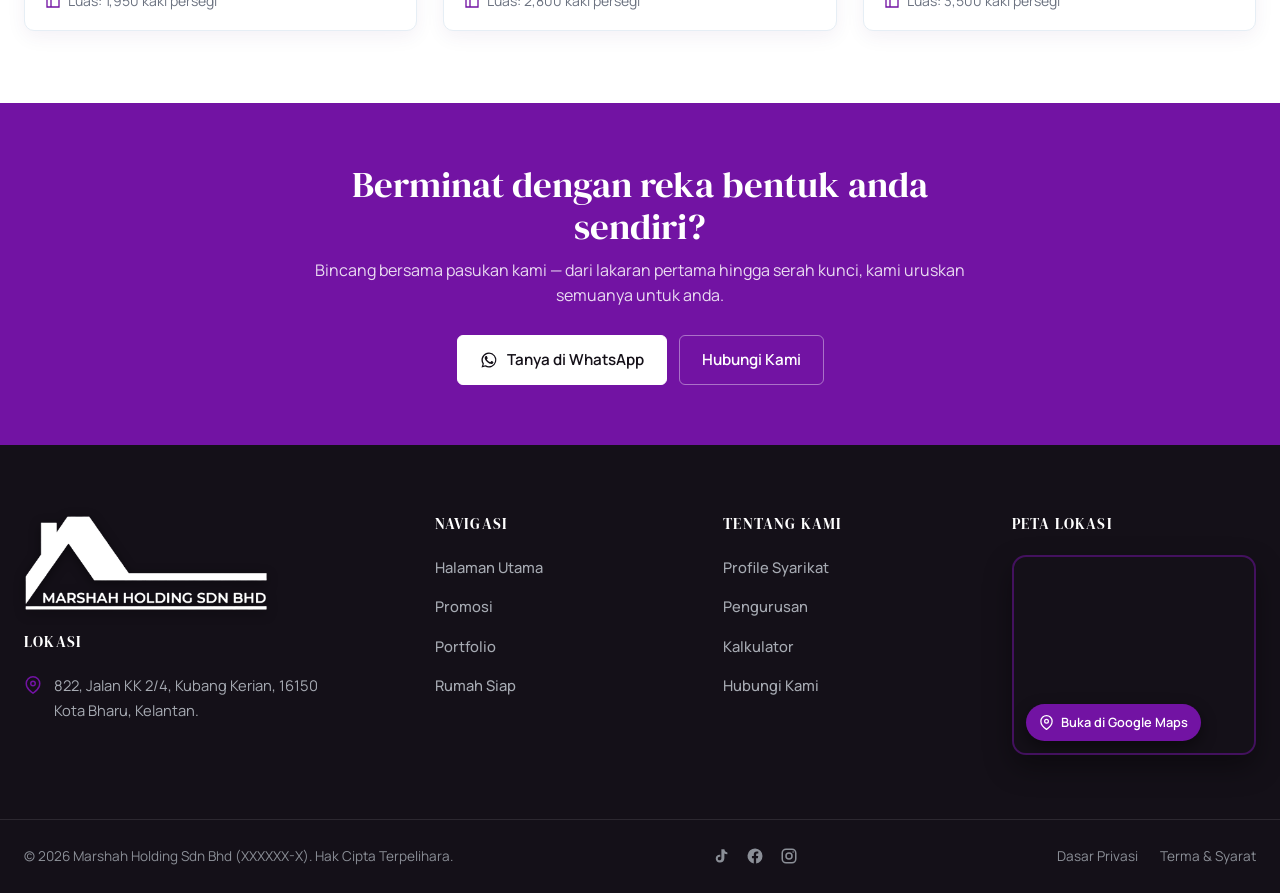
<file: portfolio.html>
<!doctype html>
<html lang="ms">
<head>
<meta charset="utf-8">
<meta name="viewport" content="width=device-width, initial-scale=1">
<title>Portfolio Projek Rumah Banglo Kelantan – Marshah Holding</title>
<meta name="description" content="Lihat portfolio projek rumah banglo siap oleh Marshah Holding di seluruh Kelantan — banglo setingkat, 2 tingkat, moden kontemporari dan tradisional. Bina rumah atas tanah sendiri di Kota Bharu.">
<meta name="geo.region" content="MY-03">
<meta name="geo.placename" content="Kota Bharu">
<meta name="ICBM" content="6.1333, 102.2833">
<meta property="og:title" content="Portfolio Projek Rumah Banglo Kelantan – Marshah Holding">
<meta property="og:description" content="Lihat portfolio projek rumah banglo siap oleh Marshah Holding di seluruh Kelantan — banglo setingkat, 2 tingkat, moden kontemporari dan tradisional. Bina rumah atas tanah sendiri di Kota Bharu.">
<meta property="og:type" content="website">
<meta property="og:locale" content="ms_MY">
<meta property="og:site_name" content="Marshah Holding Sdn Bhd">
<link rel="icon" href="assets/favicon.svg" type="image/svg+xml">
<link rel="preconnect" href="https://fonts.googleapis.com">
<link rel="preconnect" href="https://fonts.gstatic.com" crossorigin>
<link href="https://fonts.googleapis.com/css2?family=DM+Serif+Display:ital@0;1&family=Manrope:wght@400;500;600;700;800&display=swap" rel="stylesheet">
<link rel="stylesheet" href="assets/css/base.css">
<link rel="stylesheet" href="assets/css/shared.css">
<link rel="stylesheet" href="assets/css/nav.css">
<link rel="stylesheet" href="assets/css/footer.css">
<link rel="stylesheet" href="assets/css/portfolio.css">
<style>
  .zp-portfolio a.zp-card{display:block;text-decoration:none;color:inherit}
  .zp-card[style*="display: none"]{display:none !important}
</style></head>
<body>
<section class="zh-nav">
  

  <input type="checkbox" id="zh-menu-toggle" class="zh-toggle" hidden>
  <nav class="zh-bar" aria-label="Navigasi utama">

    <a href="index.html" class="zh-logo" aria-label="MARSHAH HOLDING - Halaman Utama">
      <img src="assets/img/logo-marshah.png" alt="Marshah Holding Sdn Bhd" class="zh-logo-img">
    </a>

    <ul class="zh-links">
      <li><a href="index.html">Halaman Utama</a></li>
      <li><a href="promosi.html">Promosi</a></li>
      <li><a href="portfolio.html">Portfolio</a></li>
      <li><a href="rumah-siap.html">Rumah Siap</a></li>
      <li class="zh-has-drop"><a href="profile-syarikat.html" tabindex="0">Tentang Kami
        <svg class="zh-caret" width="12" height="12" viewBox="0 0 24 24" fill="none" stroke="currentColor" stroke-width="2.5" stroke-linecap="round" stroke-linejoin="round" aria-hidden="true"><polyline points="6 9 12 15 18 9"/></svg>
      </a>
        <ul class="zh-drop">
          <li><a href="profile-syarikat.html">Profile Syarikat</a></li>
          <li><a href="pengurusan.html">Pengurusan</a></li>
        </ul>
      </li>
      <li><a href="kalkulator-lppsa.html">Kalkulator</a></li>
      <li><a href="hubungi-kami.html">Hubungi Kami</a></li>
      <span class="zh-nav__cursor" aria-hidden="true"></span>
    </ul>

    <div class="zh-cta">
      <a href="index.html#katalog" aria-label="Muat turun katalog">
        <svg width="16" height="16" viewBox="0 0 24 24" fill="none" stroke="currentColor" stroke-width="2.2" stroke-linecap="round" stroke-linejoin="round" aria-hidden="true"><path d="M21 15v4a2 2 0 0 1-2 2H5a2 2 0 0 1-2-2v-4"/><polyline points="7 10 12 15 17 10"/><line x1="12" y1="15" x2="12" y2="3"/></svg>
        DOWNLOAD KATALOG
      </a>
    </div>

    <label for="zh-menu-toggle" class="zh-burger" aria-label="Buka menu" role="button" tabindex="0">
      <span></span><span></span><span></span>
    </label>

  </nav>
  <script>/*zh-nav-pill*/
  (function(){
    var bar=document.currentScript.closest('.zh-nav'); if(!bar) return;
    var ul=bar.querySelector('.zh-links'), cur=bar.querySelector('.zh-nav__cursor');
    if(!ul) return;
    var path=(location.pathname.split('/').pop()||'index.html'); if(path==='') path='index.html';
    var map={'pengurusan.html':'profile-syarikat.html','portfolio-detail.html':'portfolio.html','promosi.php':'promosi.html'};
    var target=map[path]||path;
    ul.querySelectorAll('li>a').forEach(function(a){ if(a.getAttribute('href')===target) a.parentElement.classList.add('is-active'); });
    if(cur){
      ul.querySelectorAll(':scope>li').forEach(function(li){
        li.addEventListener('mouseenter',function(){
          if(window.innerWidth<=960) return;
          cur.style.left=li.offsetLeft+'px'; cur.style.width=li.offsetWidth+'px'; cur.style.opacity='1';
        });
      });
      ul.addEventListener('mouseleave',function(){ cur.style.opacity='0'; });
    }
  })();
  </script>
</section>
<main class="zp-portfolio">

<!-- PAGE HEADER -->

<!-- INTRO -->
<section class="mh-section" style="padding-bottom:16px">
  <div class="mh-wrap">
    <div class="mh-head mh-head--center">
      <span class="mh-eyebrow">Portfolio</span>
      <h2>Projek Siap Kami</h2>
      <p>Antara projek rumah banglo yang telah kami siapkan di seluruh Kelantan.</p>
    </div>
  </div>
</section>

<!-- FILTER CHIPS -->
<div class="zp-filters">
  <button class="zp-chip active is-active" data-filter="all">Semua</button>
  <button class="zp-chip" data-filter="banglo-setingkat">Banglo Setingkat</button>
  <button class="zp-chip" data-filter="banglo-2tingkat">Banglo 2 Tingkat</button>
  <button class="zp-chip" data-filter="moden">Moden Kontemporari</button>
  <button class="zp-chip" data-filter="tradisional">Tradisional</button>
</div>

<!-- GALLERY -->
<section class="zp-gallery-sec">
  <div class="zp-grid">

    <a class="zp-card" href="portfolio-detail.html?id=banglo-moden-4bilik" data-category="moden">
      <div class="zp-media">
        <img src="assets/img/portfolio-01.jpg" alt="Banglo Moden 4 Bilik Kota Bharu">
        <div class="zp-overlay">
          <p class="zp-oname">Banglo Moden 4 Bilik</p>
          <span class="zp-oloc"><svg width="14" height="14" viewBox="0 0 24 24" fill="none" stroke="currentColor" stroke-width="2"><path d="M21 10c0 7-9 13-9 13s-9-6-9-13a9 9 0 0 1 18 0Z"/><circle cx="12" cy="10" r="3"/></svg> Kota Bharu</span>
        </div>
      </div>
      <div class="zp-caption">
        <h3>Banglo Moden 4 Bilik — Kota Bharu</h3>
        <p><svg width="16" height="16" viewBox="0 0 24 24" fill="none" stroke="currentColor" stroke-width="2"><path d="M3 3h18v18H3z"/><path d="M3 9h18M9 21V9"/></svg> Luas: 2,400 kaki persegi</p>
      </div>
    </a>

    <a class="zp-card" href="portfolio-detail.html?id=banglo-setingkat-kontemporari" data-category="banglo-setingkat">
      <div class="zp-media">
        <img src="assets/img/portfolio-02.jpg" alt="Banglo Setingkat Kontemporari Pasir Mas">
        <div class="zp-overlay">
          <p class="zp-oname">Banglo Setingkat Kontemporari</p>
          <span class="zp-oloc"><svg width="14" height="14" viewBox="0 0 24 24" fill="none" stroke="currentColor" stroke-width="2"><path d="M21 10c0 7-9 13-9 13s-9-6-9-13a9 9 0 0 1 18 0Z"/><circle cx="12" cy="10" r="3"/></svg> Pasir Mas</span>
        </div>
      </div>
      <div class="zp-caption">
        <h3>Banglo Setingkat Kontemporari — Pasir Mas</h3>
        <p><svg width="16" height="16" viewBox="0 0 24 24" fill="none" stroke="currentColor" stroke-width="2"><path d="M3 3h18v18H3z"/><path d="M3 9h18M9 21V9"/></svg> Luas: 1,850 kaki persegi</p>
      </div>
    </a>

    <a class="zp-card" href="portfolio-detail.html?id=banglo-2tingkat-premium" data-category="banglo-2tingkat">
      <div class="zp-media">
        <img src="assets/img/portfolio-03.jpg" alt="Banglo 2 Tingkat Mewah Tumpat">
        <div class="zp-overlay">
          <p class="zp-oname">Banglo 2 Tingkat Mewah</p>
          <span class="zp-oloc"><svg width="14" height="14" viewBox="0 0 24 24" fill="none" stroke="currentColor" stroke-width="2"><path d="M21 10c0 7-9 13-9 13s-9-6-9-13a9 9 0 0 1 18 0Z"/><circle cx="12" cy="10" r="3"/></svg> Tumpat</span>
        </div>
      </div>
      <div class="zp-caption">
        <h3>Banglo 2 Tingkat Mewah — Tumpat</h3>
        <p><svg width="16" height="16" viewBox="0 0 24 24" fill="none" stroke="currentColor" stroke-width="2"><path d="M3 3h18v18H3z"/><path d="M3 9h18M9 21V9"/></svg> Luas: 3,200 kaki persegi</p>
      </div>
    </a>

    <a class="zp-card" href="portfolio-detail.html?id=banglo-tradisional-kelantan" data-category="tradisional">
      <div class="zp-media">
        <img src="assets/img/portfolio-04.jpg" alt="Banglo Tradisional Kelantan Bachok">
        <div class="zp-overlay">
          <p class="zp-oname">Banglo Tradisional Kelantan</p>
          <span class="zp-oloc"><svg width="14" height="14" viewBox="0 0 24 24" fill="none" stroke="currentColor" stroke-width="2"><path d="M21 10c0 7-9 13-9 13s-9-6-9-13a9 9 0 0 1 18 0Z"/><circle cx="12" cy="10" r="3"/></svg> Bachok</span>
        </div>
      </div>
      <div class="zp-caption">
        <h3>Banglo Tradisional Kelantan — Bachok</h3>
        <p><svg width="16" height="16" viewBox="0 0 24 24" fill="none" stroke="currentColor" stroke-width="2"><path d="M3 3h18v18H3z"/><path d="M3 9h18M9 21V9"/></svg> Luas: 2,100 kaki persegi</p>
      </div>
    </a>

    <a class="zp-card" href="portfolio-detail.html?id=banglo-hana" data-category="moden">
      <div class="zp-media">
        <img src="assets/img/portfolio-05.jpg" alt="Banglo Moden Minimalis Machang">
        <div class="zp-overlay">
          <p class="zp-oname">Banglo Moden Minimalis</p>
          <span class="zp-oloc"><svg width="14" height="14" viewBox="0 0 24 24" fill="none" stroke="currentColor" stroke-width="2"><path d="M21 10c0 7-9 13-9 13s-9-6-9-13a9 9 0 0 1 18 0Z"/><circle cx="12" cy="10" r="3"/></svg> Machang</span>
        </div>
      </div>
      <div class="zp-caption">
        <h3>Banglo Moden Minimalis — Machang</h3>
        <p><svg width="16" height="16" viewBox="0 0 24 24" fill="none" stroke="currentColor" stroke-width="2"><path d="M3 3h18v18H3z"/><path d="M3 9h18M9 21V9"/></svg> Luas: 2,650 kaki persegi</p>
      </div>
    </a>

    <a class="zp-card" href="portfolio-detail.html?id=banglo-damia" data-category="banglo-2tingkat">
      <div class="zp-media">
        <img src="assets/img/portfolio-06.jpg" alt="Banglo 2 Tingkat Kontemporari Pasir Puteh">
        <div class="zp-overlay">
          <p class="zp-oname">Banglo 2 Tingkat Kontemporari</p>
          <span class="zp-oloc"><svg width="14" height="14" viewBox="0 0 24 24" fill="none" stroke="currentColor" stroke-width="2"><path d="M21 10c0 7-9 13-9 13s-9-6-9-13a9 9 0 0 1 18 0Z"/><circle cx="12" cy="10" r="3"/></svg> Pasir Puteh</span>
        </div>
      </div>
      <div class="zp-caption">
        <h3>Banglo 2 Tingkat Kontemporari — Pasir Puteh</h3>
        <p><svg width="16" height="16" viewBox="0 0 24 24" fill="none" stroke="currentColor" stroke-width="2"><path d="M3 3h18v18H3z"/><path d="M3 9h18M9 21V9"/></svg> Luas: 3,000 kaki persegi</p>
      </div>
    </a>

    <a class="zp-card" href="portfolio-detail.html?id=banglo-aisyah" data-category="banglo-setingkat">
      <div class="zp-media">
        <img src="assets/img/portfolio-07.jpg" alt="Banglo Setingkat Keluarga Tanah Merah">
        <div class="zp-overlay">
          <p class="zp-oname">Banglo Setingkat Keluarga</p>
          <span class="zp-oloc"><svg width="14" height="14" viewBox="0 0 24 24" fill="none" stroke="currentColor" stroke-width="2"><path d="M21 10c0 7-9 13-9 13s-9-6-9-13a9 9 0 0 1 18 0Z"/><circle cx="12" cy="10" r="3"/></svg> Tanah Merah</span>
        </div>
      </div>
      <div class="zp-caption">
        <h3>Banglo Setingkat Keluarga — Tanah Merah</h3>
        <p><svg width="16" height="16" viewBox="0 0 24 24" fill="none" stroke="currentColor" stroke-width="2"><path d="M3 3h18v18H3z"/><path d="M3 9h18M9 21V9"/></svg> Luas: 1,950 kaki persegi</p>
      </div>
    </a>

    <a class="zp-card" href="portfolio-detail.html?id=banglo-iman" data-category="moden">
      <div class="zp-media">
        <img src="assets/img/portfolio-08.jpg" alt="Banglo Moden Fasad Batu Kuala Krai">
        <div class="zp-overlay">
          <p class="zp-oname">Banglo Moden Fasad Batu</p>
          <span class="zp-oloc"><svg width="14" height="14" viewBox="0 0 24 24" fill="none" stroke="currentColor" stroke-width="2"><path d="M21 10c0 7-9 13-9 13s-9-6-9-13a9 9 0 0 1 18 0Z"/><circle cx="12" cy="10" r="3"/></svg> Kuala Krai</span>
        </div>
      </div>
      <div class="zp-caption">
        <h3>Banglo Moden Fasad Batu — Kuala Krai</h3>
        <p><svg width="16" height="16" viewBox="0 0 24 24" fill="none" stroke="currentColor" stroke-width="2"><path d="M3 3h18v18H3z"/><path d="M3 9h18M9 21V9"/></svg> Luas: 2,800 kaki persegi</p>
      </div>
    </a>

    <a class="zp-card" href="portfolio-detail.html?id=banglo-sofia" data-category="banglo-2tingkat">
      <div class="zp-media">
        <img src="assets/img/portfolio-09.jpg" alt="Banglo 2 Tingkat Mewah Gua Musang">
        <div class="zp-overlay">
          <p class="zp-oname">Banglo 2 Tingkat Premium</p>
          <span class="zp-oloc"><svg width="14" height="14" viewBox="0 0 24 24" fill="none" stroke="currentColor" stroke-width="2"><path d="M21 10c0 7-9 13-9 13s-9-6-9-13a9 9 0 0 1 18 0Z"/><circle cx="12" cy="10" r="3"/></svg> Gua Musang</span>
        </div>
      </div>
      <div class="zp-caption">
        <h3>Banglo 2 Tingkat Premium — Gua Musang</h3>
        <p><svg width="16" height="16" viewBox="0 0 24 24" fill="none" stroke="currentColor" stroke-width="2"><path d="M3 3h18v18H3z"/><path d="M3 9h18M9 21V9"/></svg> Luas: 3,500 kaki persegi</p>
      </div>
    </a>

  </div>
</section>

<!-- CTA BAND -->
<section class="mh-cta">
  <div class="mh-wrap">
    <h2>Berminat dengan reka bentuk anda sendiri?</h2>
    <p>Bincang bersama pasukan kami &mdash; dari lakaran pertama hingga serah kunci, kami uruskan semuanya untuk anda.</p>
    <div class="mh-cta-actions">
      <a class="mh-btn mh-btn--light" href="https://wa.me/6097678466?text=Hai%2C%20saya%20berminat%20nak%20bina%20rumah%20bersama%20Marshah%20Holding." target="_blank" rel="noopener">
        <svg viewBox="0 0 24 24" fill="currentColor" aria-hidden="true"><path d="M12 2a10 10 0 0 0-8.5 15.28L2 22l4.85-1.27A10 10 0 1 0 12 2zm0 18.2a8.2 8.2 0 0 1-4.18-1.14l-.3-.18-3.1.81.83-3.02-.2-.31A8.2 8.2 0 1 1 12 20.2zM17.5 14.4c-.3-.15-1.7-.85-2-.95-.26-.1-.45-.15-.64.15-.19.28-.73.94-.9 1.13-.16.19-.33.21-.62.07-.3-.15-1.25-.46-2.38-1.47-.88-.78-1.47-1.75-1.64-2.05-.17-.29-.02-.45.13-.6.13-.13.29-.34.44-.51.15-.17.19-.29.29-.48.1-.19.05-.36-.02-.51-.08-.15-.64-1.55-.88-2.12-.23-.55-.47-.48-.64-.49l-.55-.01c-.19 0-.5.07-.76.36-.26.29-1 .98-1 2.38s1.02 2.76 1.17 2.95c.14.19 2 3.05 4.85 4.28.68.29 1.2.47 1.61.6.68.21 1.29.18 1.78.11.54-.08 1.66-.68 1.9-1.33.23-.66.23-1.22.16-1.34-.07-.12-.26-.19-.55-.34z"/></svg>
        Tanya di WhatsApp
      </a>
      <a class="mh-btn mh-btn--lightghost" href="hubungi-kami.html">Hubungi Kami</a>
    </div>
  </div>
</section>

</main>
<script>
(function () {
  var chips = document.querySelectorAll('.zp-filters .zp-chip');
  var cards = document.querySelectorAll('.zp-gallery-sec .zp-card');
  chips.forEach(function (chip) {
    chip.addEventListener('click', function () {
      var filter = chip.getAttribute('data-filter') || 'all';
      chips.forEach(function (c) { c.classList.remove('active'); c.classList.remove('is-active'); });
      chip.classList.add('active');
      chip.classList.add('is-active');
      cards.forEach(function (card) {
        var cat = card.getAttribute('data-category');
        card.style.display = (filter === 'all' || cat === filter) ? '' : 'none';
      });
    });
  });
})();
</script>
<section class="zh-footer">

  <!-- MAIN -->
  <div class="zh-main">
    <div class="zh-inner">
      <div class="zh-grid">

        <!-- COL 1: LOKASI -->
        <div class="zh-col">
          <div class="zh-logo">
            <img src="assets/img/logo-marshah-white.png" alt="Marshah Holding Sdn Bhd" class="zh-foot-logo-img">
          </div>
          <h4>Lokasi</h4>
          <div class="zh-address">
            <svg width="18" height="18" viewBox="0 0 24 24" fill="none" stroke="currentColor" stroke-width="2" stroke-linecap="round" stroke-linejoin="round" aria-hidden="true">
              <path d="M21 10c0 7-9 13-9 13s-9-6-9-13a9 9 0 0 1 18 0Z"/>
              <circle cx="12" cy="10" r="3"/>
            </svg>
            <span>822, Jalan KK 2/4, Kubang Kerian, 16150 Kota Bharu, Kelantan.</span>
          </div>
        </div>

        <!-- COL 2: TENTANG KAMI -->
        <div class="zh-col">
          <h4>Navigasi</h4>
          <ul>
            <li><a href="index.html">Halaman Utama</a></li>
            <li><a href="promosi.html">Promosi</a></li>
            <li><a href="portfolio.html">Portfolio</a></li>
            <li><a href="rumah-siap.html">Rumah Siap</a></li>
          </ul>
        </div>

        <!-- COL 3: LAIN-LAIN -->
        <div class="zh-col">
          <h4>Tentang Kami</h4>
          <ul>
            <li><a href="profile-syarikat.html">Profile Syarikat</a></li>
            <li><a href="pengurusan.html">Pengurusan</a></li>
            <li><a href="kalkulator-lppsa.html">Kalkulator</a></li>
            <li><a href="hubungi-kami.html">Hubungi Kami</a></li>
          </ul>
        </div>

                <!-- COL 4: PETA LOKASI -->
        <div class="zh-col zh-col--map">
          <h4>Peta Lokasi</h4>
          <div class="zh-map">
            <iframe class="zh-map__frame" title="Peta lokasi Marshah Holding" src="https://www.google.com/maps?q=822%20Jalan%20KK%202%2F4%20Kubang%20Kerian%2016150%20Kota%20Bharu%20Kelantan&output=embed" loading="lazy" referrerpolicy="no-referrer-when-downgrade"></iframe>
            <a class="zh-map__link" href="https://www.google.com/maps/search/?api=1&query=822%20Jalan%20KK%202%2F4%20Kubang%20Kerian%2016150%20Kota%20Bharu%20Kelantan" target="_blank" rel="noopener" aria-label="Buka lokasi Marshah Holding di Google Maps">
              <span class="zh-map__badge"><svg viewBox="0 0 24 24" fill="none" stroke="currentColor" stroke-width="2" stroke-linecap="round" stroke-linejoin="round" aria-hidden="true"><path d="M21 10c0 7-9 13-9 13s-9-6-9-13a9 9 0 0 1 18 0Z"/><circle cx="12" cy="10" r="3"/></svg>Buka di Google Maps</span>
            </a>
          </div>
        </div>

      </div>
    </div>
  </div>
  <!-- BOTTOM BAR -->
  <div class="zh-bottom">
    <div class="zh-inner">
      <div class="zh-copy">&copy; 2026 Marshah Holding Sdn Bhd (XXXXXX-X). Hak Cipta Terpelihara.</div>
      <div class="zh-foot-social">
        <a href="#" target="_blank" rel="noopener" aria-label="TikTok"><svg viewBox="0 0 24 24" fill="currentColor" aria-hidden="true"><path d="M16.5 3c.4 2.3 1.7 3.9 4 4.2v2.6c-1.4.1-2.7-.3-4-1v6.1c0 3.7-2.8 6.1-6.2 5.9C6.9 20.6 4.8 18 5 15c.2-2.7 2.4-4.7 5.1-4.7.3 0 .6 0 .9.1v2.8c-.3-.1-.6-.2-1-.2-1.3 0-2.4 1.1-2.3 2.5.1 1.2 1.1 2.2 2.3 2.2 1.4 0 2.5-1.1 2.5-2.5V3h2.9Z"/></svg></a>
        <a href="https://www.facebook.com/MarshahHoldingSdnBhd" target="_blank" rel="noopener" aria-label="Facebook"><svg viewBox="0 0 24 24" fill="currentColor" aria-hidden="true"><path d="M22 12a10 10 0 1 0-11.6 9.9v-7h-2.5V12h2.5V9.8c0-2.5 1.5-3.9 3.8-3.9 1.1 0 2.2.2 2.2.2v2.5h-1.3c-1.2 0-1.6.8-1.6 1.6V12h2.8l-.5 2.9h-2.3v7A10 10 0 0 0 22 12Z"/></svg></a>
        <a href="#" target="_blank" rel="noopener" aria-label="Instagram"><svg viewBox="0 0 24 24" fill="none" stroke="currentColor" stroke-width="2" stroke-linecap="round" stroke-linejoin="round" aria-hidden="true"><rect x="3" y="3" width="18" height="18" rx="5"/><circle cx="12" cy="12" r="4"/><circle cx="17.5" cy="6.5" r="1" fill="currentColor" stroke="none"/></svg></a>
      </div>
      <div class="zh-bottom-links">
        <a href="#privasi">Dasar Privasi</a>
        <a href="#terma">Terma &amp; Syarat</a>
      </div>
    </div>
  </div>
</section>
</body>
</html>
</file>
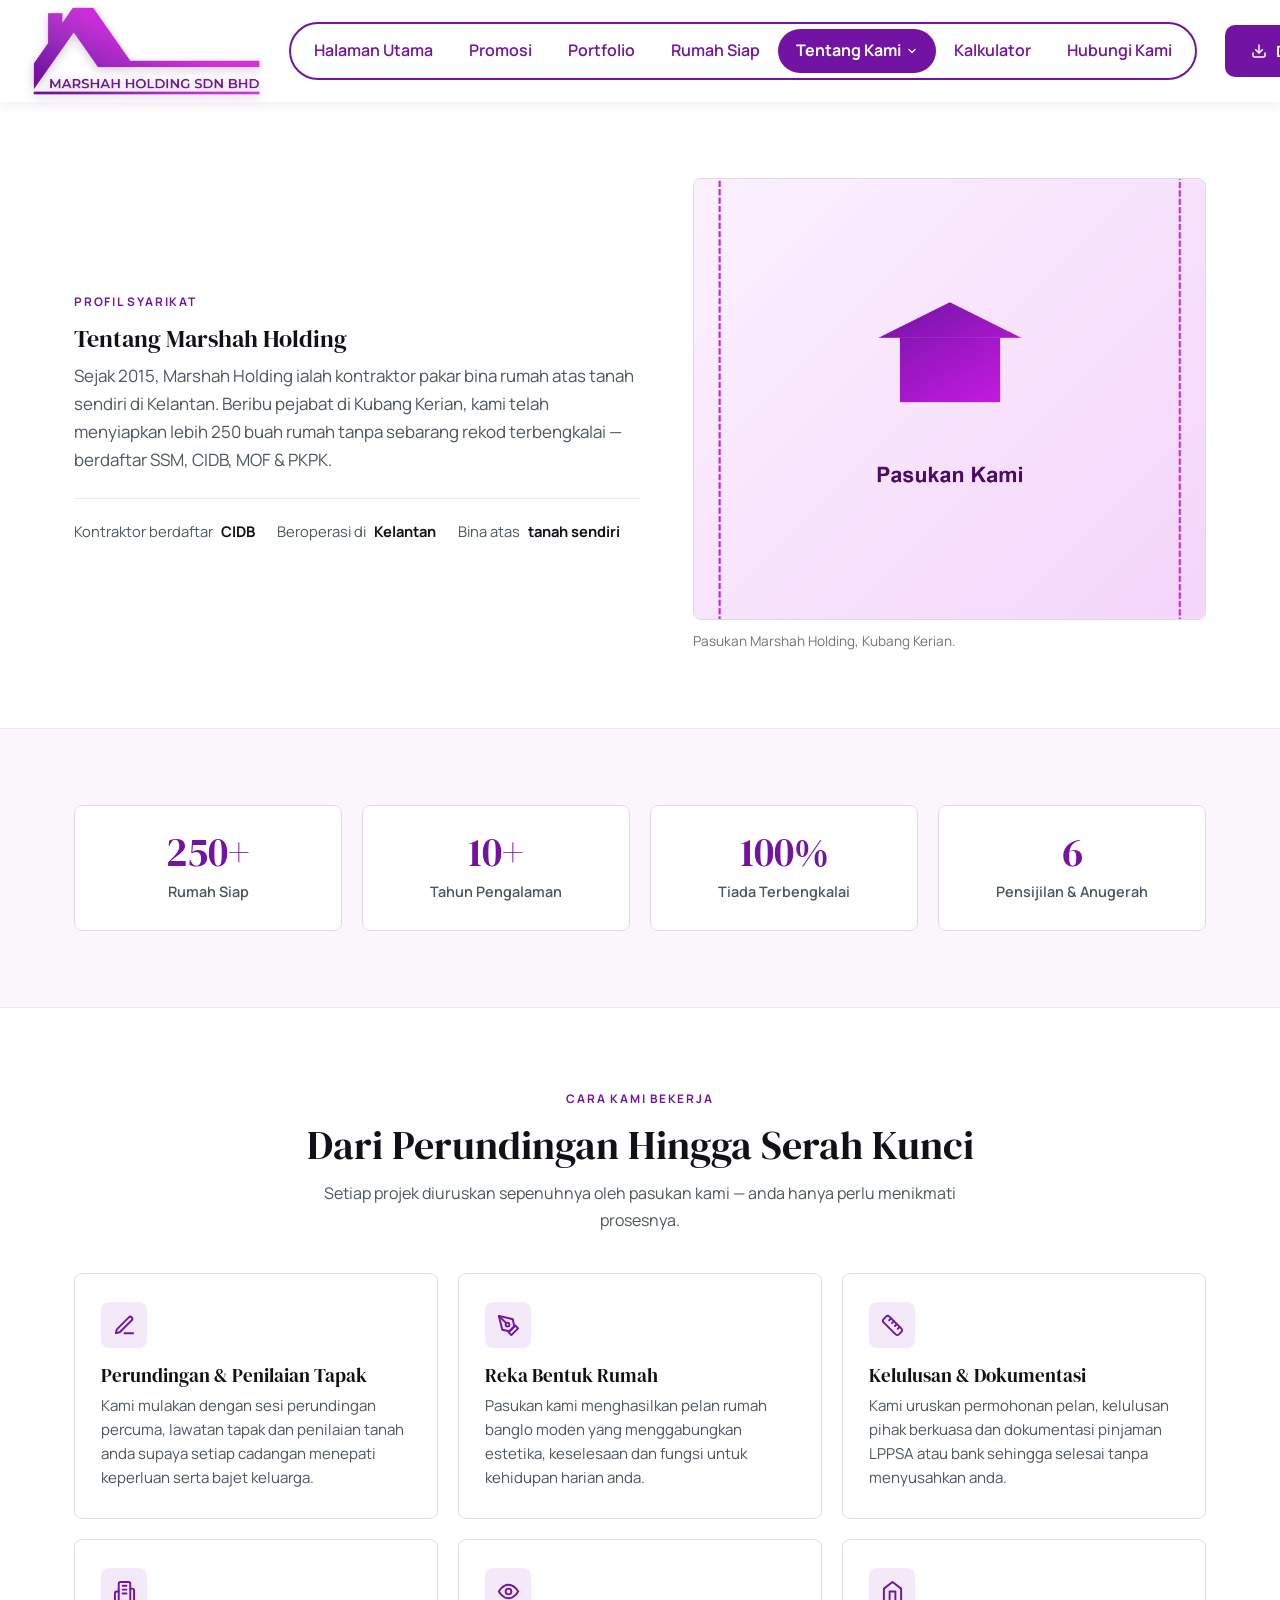
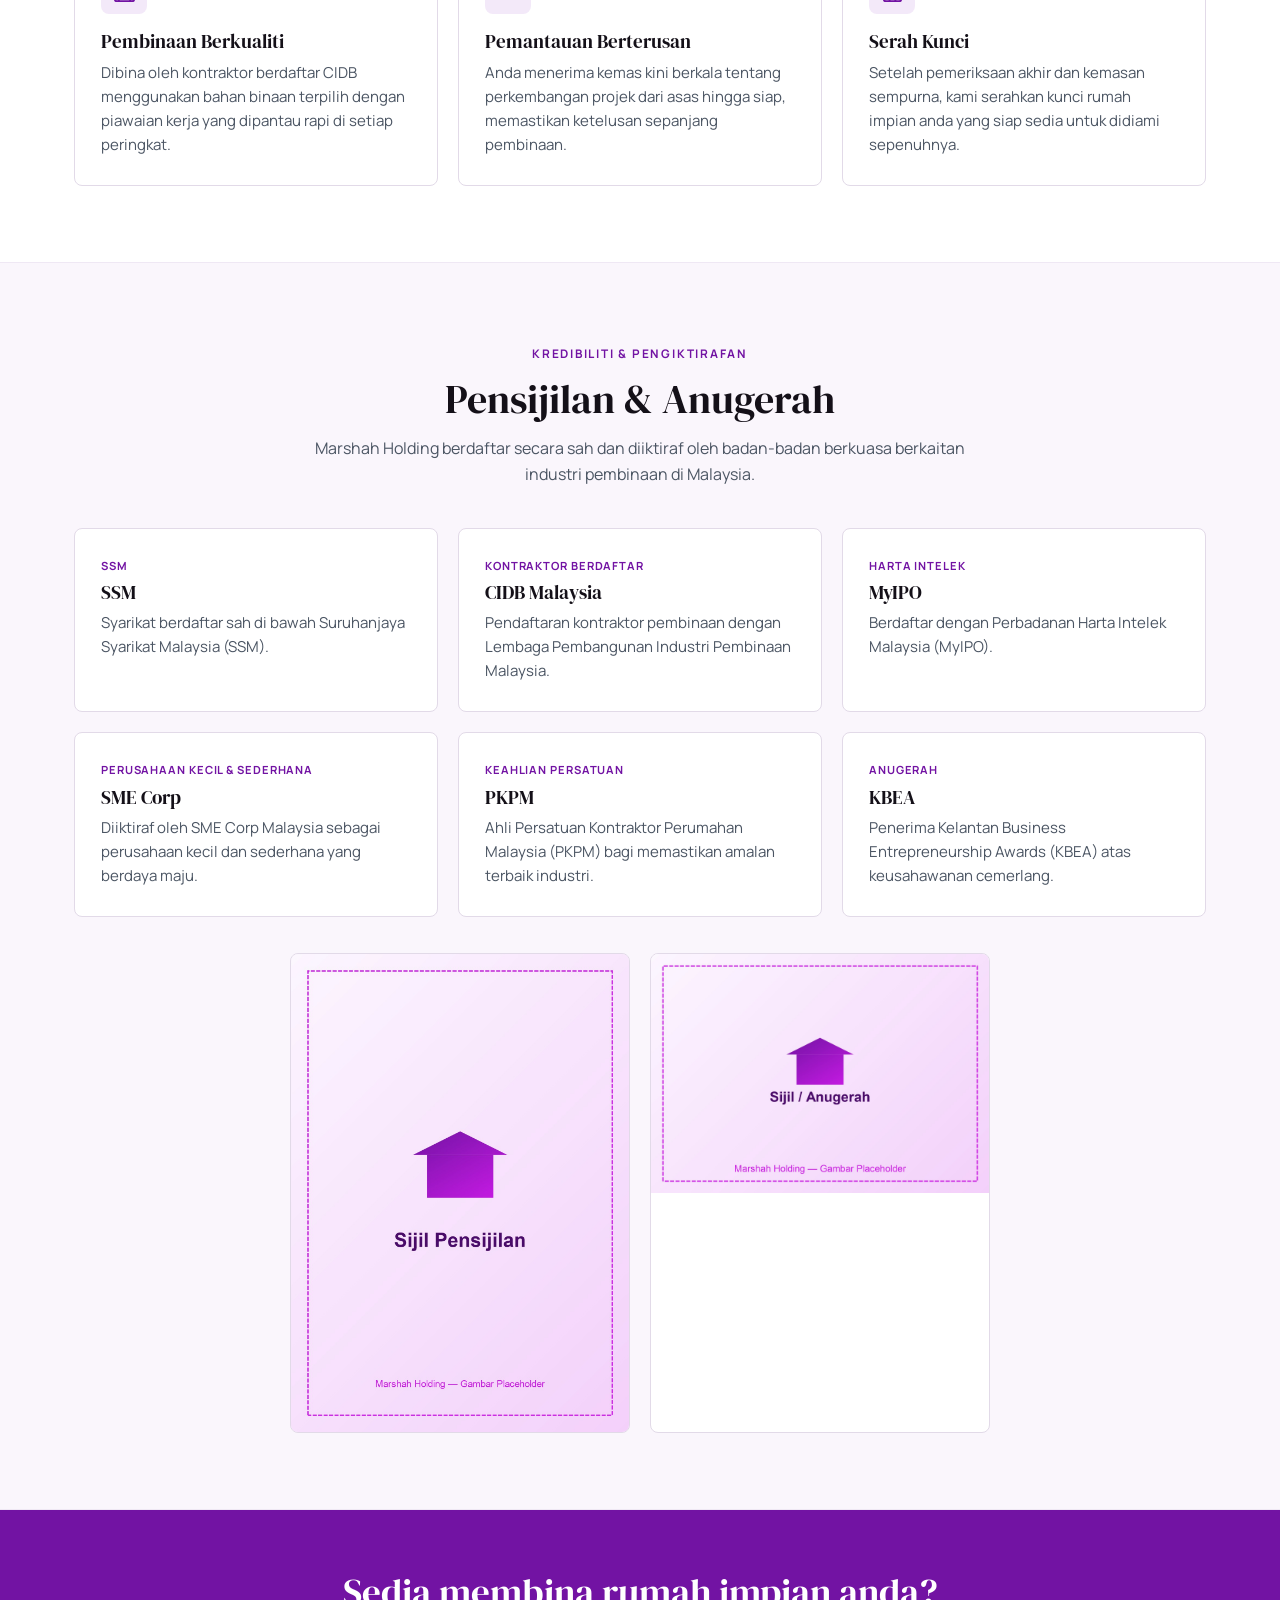
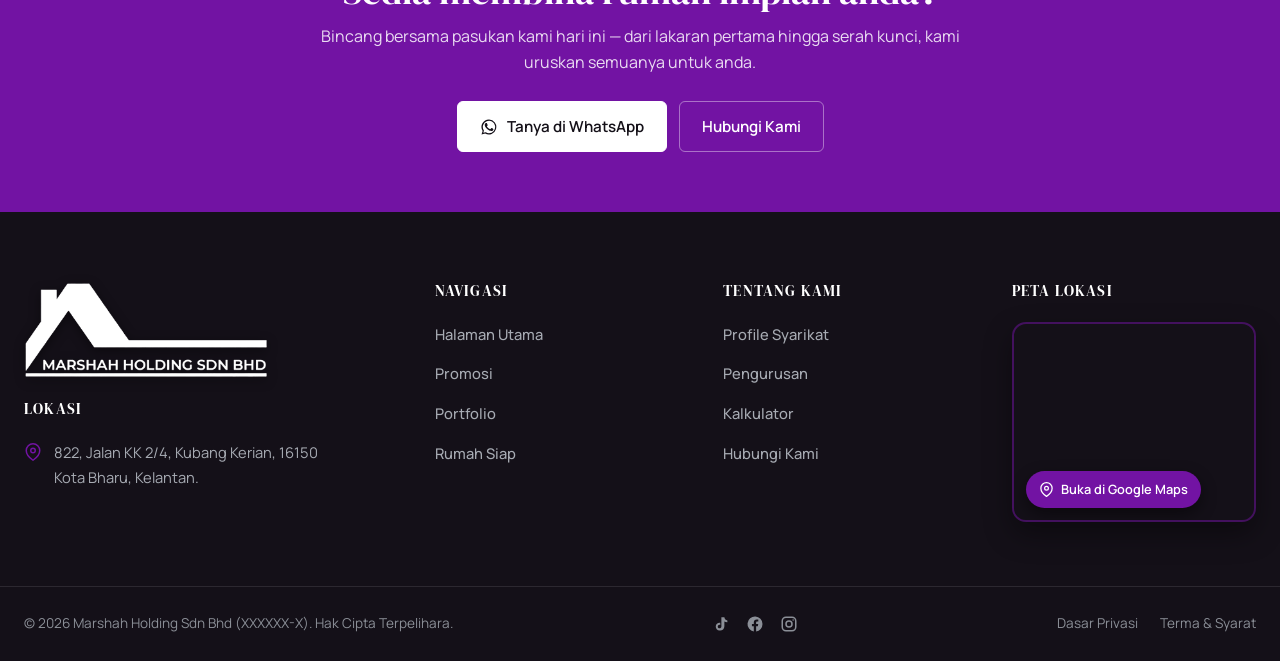
<file: profile-syarikat.html>
<!doctype html>
<html lang="ms">
<head>
<meta charset="utf-8">
<meta name="viewport" content="width=device-width, initial-scale=1">
<title>Profil Syarikat Marshah Holding | Kontraktor Bina Rumah Kota Bharu, Kelantan</title>
<meta name="description" content="Kenali Marshah Holding Sdn Bhd, kontraktor bina rumah atas tanah sendiri di Kota Bharu, Kelantan yang berdaftar SSM, CIDB, MOF & PKPK.">
<meta name="geo.region" content="MY-03">
<meta name="geo.placename" content="Kota Bharu">
<meta name="ICBM" content="6.1333, 102.2833">
<meta property="og:title" content="Profil Syarikat Marshah Holding | Kontraktor Bina Rumah Kota Bharu, Kelantan">
<meta property="og:description" content="Kenali Marshah Holding Sdn Bhd, kontraktor bina rumah atas tanah sendiri di Kota Bharu, Kelantan yang berdaftar SSM, CIDB, MOF & PKPK.">
<meta property="og:type" content="website">
<meta property="og:locale" content="ms_MY">
<meta property="og:site_name" content="Marshah Holding Sdn Bhd">
<link rel="icon" href="assets/favicon.svg" type="image/svg+xml">
<link rel="preconnect" href="https://fonts.googleapis.com">
<link rel="preconnect" href="https://fonts.gstatic.com" crossorigin>
<link href="https://fonts.googleapis.com/css2?family=DM+Serif+Display:ital@0;1&family=Manrope:wght@400;500;600;700;800&display=swap" rel="stylesheet">
<link rel="stylesheet" href="assets/css/base.css">
<link rel="stylesheet" href="assets/css/shared.css">
<link rel="stylesheet" href="assets/css/nav.css">
<link rel="stylesheet" href="assets/css/footer.css">
<link rel="stylesheet" href="assets/css/profile-syarikat.css">
</head>
<body>
<section class="zh-nav">
  

  <input type="checkbox" id="zh-menu-toggle" class="zh-toggle" hidden>
  <nav class="zh-bar" aria-label="Navigasi utama">

    <a href="index.html" class="zh-logo" aria-label="MARSHAH HOLDING - Halaman Utama">
      <img src="assets/img/logo-marshah.png" alt="Marshah Holding Sdn Bhd" class="zh-logo-img">
    </a>

    <ul class="zh-links">
      <li><a href="index.html">Halaman Utama</a></li>
      <li><a href="promosi.html">Promosi</a></li>
      <li><a href="portfolio.html">Portfolio</a></li>
      <li><a href="rumah-siap.html">Rumah Siap</a></li>
      <li class="zh-has-drop"><a href="profile-syarikat.html" tabindex="0">Tentang Kami
        <svg class="zh-caret" width="12" height="12" viewBox="0 0 24 24" fill="none" stroke="currentColor" stroke-width="2.5" stroke-linecap="round" stroke-linejoin="round" aria-hidden="true"><polyline points="6 9 12 15 18 9"/></svg>
      </a>
        <ul class="zh-drop">
          <li><a href="profile-syarikat.html">Profile Syarikat</a></li>
          <li><a href="pengurusan.html">Pengurusan</a></li>
        </ul>
      </li>
      <li><a href="kalkulator-lppsa.html">Kalkulator</a></li>
      <li><a href="hubungi-kami.html">Hubungi Kami</a></li>
      <span class="zh-nav__cursor" aria-hidden="true"></span>
    </ul>

    <div class="zh-cta">
      <a href="index.html#katalog" aria-label="Muat turun katalog">
        <svg width="16" height="16" viewBox="0 0 24 24" fill="none" stroke="currentColor" stroke-width="2.2" stroke-linecap="round" stroke-linejoin="round" aria-hidden="true"><path d="M21 15v4a2 2 0 0 1-2 2H5a2 2 0 0 1-2-2v-4"/><polyline points="7 10 12 15 17 10"/><line x1="12" y1="15" x2="12" y2="3"/></svg>
        DOWNLOAD KATALOG
      </a>
    </div>

    <label for="zh-menu-toggle" class="zh-burger" aria-label="Buka menu" role="button" tabindex="0">
      <span></span><span></span><span></span>
    </label>

  </nav>
  <script>/*zh-nav-pill*/
  (function(){
    var bar=document.currentScript.closest('.zh-nav'); if(!bar) return;
    var ul=bar.querySelector('.zh-links'), cur=bar.querySelector('.zh-nav__cursor');
    if(!ul) return;
    var path=(location.pathname.split('/').pop()||'index.html'); if(path==='') path='index.html';
    var map={'pengurusan.html':'profile-syarikat.html','portfolio-detail.html':'portfolio.html','promosi.php':'promosi.html'};
    var target=map[path]||path;
    ul.querySelectorAll('li>a').forEach(function(a){ if(a.getAttribute('href')===target) a.parentElement.classList.add('is-active'); });
    if(cur){
      ul.querySelectorAll(':scope>li').forEach(function(li){
        li.addEventListener('mouseenter',function(){
          if(window.innerWidth<=960) return;
          cur.style.left=li.offsetLeft+'px'; cur.style.width=li.offsetWidth+'px'; cur.style.opacity='1';
        });
      });
      ul.addEventListener('mouseleave',function(){ cur.style.opacity='0'; });
    }
  })();
  </script>
</section>
<main class="zpf">

  <!-- INTRO: text + photo -->
  <section class="mh-section">
    <div class="mh-wrap">
      <div class="mh-split">
        <div>
          <span class="mh-eyebrow">Profil Syarikat</span>
          <h1>Tentang Marshah Holding</h1>
          <p class="mh-lead">Sejak 2015, Marshah Holding ialah kontraktor pakar bina rumah atas tanah sendiri di Kelantan. Beribu pejabat di Kubang Kerian, kami telah menyiapkan lebih 250 buah rumah tanpa sebarang rekod terbengkalai &mdash; berdaftar SSM, CIDB, MOF &amp; PKPK.</p>
          <div class="zpf-meta">
            <span>Kontraktor berdaftar <b>CIDB</b></span>
            <span>Beroperasi di <b>Kelantan</b></span>
            <span>Bina atas <b>tanah sendiri</b></span>
          </div>
        </div>
        <figure class="mh-figure">
          <div class="mh-frame"><img src="assets/img/team-photo-1.jpg" alt="Pasukan Marshah Holding di tapak pembinaan" loading="lazy"></div>
          <figcaption>Pasukan Marshah Holding, Kubang Kerian.</figcaption>
        </figure>
      </div>
    </div>
  </section>

  <!-- STATS -->
  <section class="mh-section mh-section--soft">
    <div class="mh-wrap">
      <div class="mh-stats">
        <div class="mh-stat"><b>250+</b><span>Rumah Siap</span></div>
        <div class="mh-stat"><b>10+</b><span>Tahun Pengalaman</span></div>
        <div class="mh-stat"><b>100%</b><span>Tiada Terbengkalai</span></div>
        <div class="mh-stat"><b>6</b><span>Pensijilan &amp; Anugerah</span></div>
      </div>
    </div>
  </section>

  <!-- SERVICES / PROSES -->
  <section class="mh-section">
    <div class="mh-wrap">
      <div class="mh-head mh-head--center">
        <span class="mh-eyebrow">Cara Kami Bekerja</span>
        <h2>Dari Perundingan Hingga Serah Kunci</h2>
        <p>Setiap projek diuruskan sepenuhnya oleh pasukan kami &mdash; anda hanya perlu menikmati prosesnya.</p>
      </div>
      <div class="mh-cards">
        <div class="mh-card">
          <span class="mh-card-ic"><svg viewBox="0 0 24 24" fill="none" stroke="currentColor" stroke-width="2" stroke-linecap="round" stroke-linejoin="round"><path d="M12 20h9"/><path d="M16.5 3.5a2.12 2.12 0 0 1 3 3L7 19l-4 1 1-4Z"/></svg></span>
          <h3>Perundingan &amp; Penilaian Tapak</h3>
          <p>Kami mulakan dengan sesi perundingan percuma, lawatan tapak dan penilaian tanah anda supaya setiap cadangan menepati keperluan serta bajet keluarga.</p>
        </div>
        <div class="mh-card">
          <span class="mh-card-ic"><svg viewBox="0 0 24 24" fill="none" stroke="currentColor" stroke-width="2" stroke-linecap="round" stroke-linejoin="round"><path d="m12 19 7-7 3 3-7 7-3-3z"/><path d="m18 13-1.5-7.5L2 2l3.5 14.5L13 18l5-5z"/><path d="m2 2 7.586 7.586"/><circle cx="11" cy="11" r="2"/></svg></span>
          <h3>Reka Bentuk Rumah</h3>
          <p>Pasukan kami menghasilkan pelan rumah banglo moden yang menggabungkan estetika, keselesaan dan fungsi untuk kehidupan harian anda.</p>
        </div>
        <div class="mh-card">
          <span class="mh-card-ic"><svg viewBox="0 0 24 24" fill="none" stroke="currentColor" stroke-width="2" stroke-linecap="round" stroke-linejoin="round"><path d="M21.3 15.3a2.4 2.4 0 0 1 0 3.4l-2.6 2.6a2.4 2.4 0 0 1-3.4 0L2.7 8.7a2.41 2.41 0 0 1 0-3.4l2.6-2.6a2.41 2.41 0 0 1 3.4 0Z"/><path d="m14.5 12.5 2-2"/><path d="m11.5 9.5 2-2"/><path d="m8.5 6.5 2-2"/><path d="m17.5 15.5 2-2"/></svg></span>
          <h3>Kelulusan &amp; Dokumentasi</h3>
          <p>Kami uruskan permohonan pelan, kelulusan pihak berkuasa dan dokumentasi pinjaman LPPSA atau bank sehingga selesai tanpa menyusahkan anda.</p>
        </div>
        <div class="mh-card">
          <span class="mh-card-ic"><svg viewBox="0 0 24 24" fill="none" stroke="currentColor" stroke-width="2" stroke-linecap="round" stroke-linejoin="round"><path d="M6 22V4a2 2 0 0 1 2-2h8a2 2 0 0 1 2 2v18Z"/><path d="M6 12H4a2 2 0 0 0-2 2v6a2 2 0 0 0 2 2h2"/><path d="M18 9h2a2 2 0 0 1 2 2v9a2 2 0 0 1-2 2h-2"/><path d="M10 6h4"/><path d="M10 10h4"/><path d="M10 14h4"/></svg></span>
          <h3>Pembinaan Berkualiti</h3>
          <p>Dibina oleh kontraktor berdaftar CIDB menggunakan bahan binaan terpilih dengan piawaian kerja yang dipantau rapi di setiap peringkat.</p>
        </div>
        <div class="mh-card">
          <span class="mh-card-ic"><svg viewBox="0 0 24 24" fill="none" stroke="currentColor" stroke-width="2" stroke-linecap="round" stroke-linejoin="round"><path d="M2 12s3.5-7 10-7 10 7 10 7-3.5 7-10 7S2 12 2 12z"/><circle cx="12" cy="12" r="3"/></svg></span>
          <h3>Pemantauan Berterusan</h3>
          <p>Anda menerima kemas kini berkala tentang perkembangan projek dari asas hingga siap, memastikan ketelusan sepanjang pembinaan.</p>
        </div>
        <div class="mh-card">
          <span class="mh-card-ic"><svg viewBox="0 0 24 24" fill="none" stroke="currentColor" stroke-width="2" stroke-linecap="round" stroke-linejoin="round"><path d="M3 9l9-7 9 7v11a2 2 0 0 1-2 2H5a2 2 0 0 1-2-2z"/><polyline points="9 22 9 12 15 12 15 22"/></svg></span>
          <h3>Serah Kunci</h3>
          <p>Setelah pemeriksaan akhir dan kemasan sempurna, kami serahkan kunci rumah impian anda yang siap sedia untuk didiami sepenuhnya.</p>
        </div>
      </div>
    </div>
  </section>

  <!-- PENSIJILAN & ANUGERAH -->
  <section class="mh-section mh-section--soft">
    <div class="mh-wrap">
      <div class="mh-head mh-head--center">
        <span class="mh-eyebrow">Kredibiliti &amp; Pengiktirafan</span>
        <h2>Pensijilan &amp; Anugerah</h2>
        <p>Marshah Holding berdaftar secara sah dan diiktiraf oleh badan-badan berkuasa berkaitan industri pembinaan di Malaysia.</p>
      </div>
      <div class="mh-cards">
        <div class="mh-card"><span class="mh-card-tag">SSM</span><h3>SSM</h3><p>Syarikat berdaftar sah di bawah Suruhanjaya Syarikat Malaysia (SSM).</p></div>
        <div class="mh-card"><span class="mh-card-tag">Kontraktor Berdaftar</span><h3>CIDB Malaysia</h3><p>Pendaftaran kontraktor pembinaan dengan Lembaga Pembangunan Industri Pembinaan Malaysia.</p></div>
        <div class="mh-card"><span class="mh-card-tag">Harta Intelek</span><h3>MyIPO</h3><p>Berdaftar dengan Perbadanan Harta Intelek Malaysia (MyIPO).</p></div>
        <div class="mh-card"><span class="mh-card-tag">Perusahaan Kecil &amp; Sederhana</span><h3>SME Corp</h3><p>Diiktiraf oleh SME Corp Malaysia sebagai perusahaan kecil dan sederhana yang berdaya maju.</p></div>
        <div class="mh-card"><span class="mh-card-tag">Keahlian Persatuan</span><h3>PKPM</h3><p>Ahli Persatuan Kontraktor Perumahan Malaysia (PKPM) bagi memastikan amalan terbaik industri.</p></div>
        <div class="mh-card"><span class="mh-card-tag">Anugerah</span><h3>KBEA</h3><p>Penerima Kelantan Business Entrepreneurship Awards (KBEA) atas keusahawanan cemerlang.</p></div>
      </div>
      <div class="mh-certs">
        <figure class="mh-cert"><img src="assets/img/cert-cidb.jpg" alt="Sijil pendaftaran CIDB Malaysia Marshah Holding" loading="lazy"></figure>
        <figure class="mh-cert"><img src="assets/img/cert-kbea.jpg" alt="Sijil Kelantan Business Entrepreneurship Awards (KBEA) Marshah Holding" loading="lazy"></figure>
      </div>
    </div>
  </section>

  <!-- CTA -->
  <section class="mh-cta">
    <div class="mh-wrap">
      <h2>Sedia membina rumah impian anda?</h2>
      <p>Bincang bersama pasukan kami hari ini &mdash; dari lakaran pertama hingga serah kunci, kami uruskan semuanya untuk anda.</p>
      <div class="mh-cta-actions">
        <a class="mh-btn mh-btn--light" href="https://wa.me/6097678466?text=Hai%2C%20saya%20berminat%20nak%20tahu%20lanjut%20tentang%20Marshah%20Holding." target="_blank" rel="noopener">
          <svg viewBox="0 0 24 24" fill="currentColor" aria-hidden="true"><path d="M12 2a10 10 0 0 0-8.5 15.28L2 22l4.85-1.27A10 10 0 1 0 12 2zm0 18.2a8.2 8.2 0 0 1-4.18-1.14l-.3-.18-3.1.81.83-3.02-.2-.31A8.2 8.2 0 1 1 12 20.2zM17.5 14.4c-.3-.15-1.7-.85-2-.95-.26-.1-.45-.15-.64.15-.19.28-.73.94-.9 1.13-.16.19-.33.21-.62.07-.3-.15-1.25-.46-2.38-1.47-.88-.78-1.47-1.75-1.64-2.05-.17-.29-.02-.45.13-.6.13-.13.29-.34.44-.51.15-.17.19-.29.29-.48.1-.19.05-.36-.02-.51-.08-.15-.64-1.55-.88-2.12-.23-.55-.47-.48-.64-.49l-.55-.01c-.19 0-.5.07-.76.36-.26.29-1 .98-1 2.38s1.02 2.76 1.17 2.95c.14.19 2 3.05 4.85 4.28.68.29 1.2.47 1.61.6.68.21 1.29.18 1.78.11.54-.08 1.66-.68 1.9-1.33.23-.66.23-1.22.16-1.34-.07-.12-.26-.19-.55-.34z"/></svg>
          Tanya di WhatsApp
        </a>
        <a class="mh-btn mh-btn--lightghost" href="hubungi-kami.html">Hubungi Kami</a>
      </div>
    </div>
  </section>
</main>
<section class="zh-footer">

  <!-- MAIN -->
  <div class="zh-main">
    <div class="zh-inner">
      <div class="zh-grid">

        <!-- COL 1: LOKASI -->
        <div class="zh-col">
          <div class="zh-logo">
            <img src="assets/img/logo-marshah-white.png" alt="Marshah Holding Sdn Bhd" class="zh-foot-logo-img">
          </div>
          <h4>Lokasi</h4>
          <div class="zh-address">
            <svg width="18" height="18" viewBox="0 0 24 24" fill="none" stroke="currentColor" stroke-width="2" stroke-linecap="round" stroke-linejoin="round" aria-hidden="true">
              <path d="M21 10c0 7-9 13-9 13s-9-6-9-13a9 9 0 0 1 18 0Z"/>
              <circle cx="12" cy="10" r="3"/>
            </svg>
            <span>822, Jalan KK 2/4, Kubang Kerian, 16150 Kota Bharu, Kelantan.</span>
          </div>
        </div>

        <!-- COL 2: TENTANG KAMI -->
        <div class="zh-col">
          <h4>Navigasi</h4>
          <ul>
            <li><a href="index.html">Halaman Utama</a></li>
            <li><a href="promosi.html">Promosi</a></li>
            <li><a href="portfolio.html">Portfolio</a></li>
            <li><a href="rumah-siap.html">Rumah Siap</a></li>
          </ul>
        </div>

        <!-- COL 3: LAIN-LAIN -->
        <div class="zh-col">
          <h4>Tentang Kami</h4>
          <ul>
            <li><a href="profile-syarikat.html">Profile Syarikat</a></li>
            <li><a href="pengurusan.html">Pengurusan</a></li>
            <li><a href="kalkulator-lppsa.html">Kalkulator</a></li>
            <li><a href="hubungi-kami.html">Hubungi Kami</a></li>
          </ul>
        </div>

                <!-- COL 4: PETA LOKASI -->
        <div class="zh-col zh-col--map">
          <h4>Peta Lokasi</h4>
          <div class="zh-map">
            <iframe class="zh-map__frame" title="Peta lokasi Marshah Holding" src="https://www.google.com/maps?q=822%20Jalan%20KK%202%2F4%20Kubang%20Kerian%2016150%20Kota%20Bharu%20Kelantan&output=embed" loading="lazy" referrerpolicy="no-referrer-when-downgrade"></iframe>
            <a class="zh-map__link" href="https://www.google.com/maps/search/?api=1&query=822%20Jalan%20KK%202%2F4%20Kubang%20Kerian%2016150%20Kota%20Bharu%20Kelantan" target="_blank" rel="noopener" aria-label="Buka lokasi Marshah Holding di Google Maps">
              <span class="zh-map__badge"><svg viewBox="0 0 24 24" fill="none" stroke="currentColor" stroke-width="2" stroke-linecap="round" stroke-linejoin="round" aria-hidden="true"><path d="M21 10c0 7-9 13-9 13s-9-6-9-13a9 9 0 0 1 18 0Z"/><circle cx="12" cy="10" r="3"/></svg>Buka di Google Maps</span>
            </a>
          </div>
        </div>

      </div>
    </div>
  </div>
  <!-- BOTTOM BAR -->
  <div class="zh-bottom">
    <div class="zh-inner">
      <div class="zh-copy">&copy; 2026 Marshah Holding Sdn Bhd (XXXXXX-X). Hak Cipta Terpelihara.</div>
      <div class="zh-foot-social">
        <a href="#" target="_blank" rel="noopener" aria-label="TikTok"><svg viewBox="0 0 24 24" fill="currentColor" aria-hidden="true"><path d="M16.5 3c.4 2.3 1.7 3.9 4 4.2v2.6c-1.4.1-2.7-.3-4-1v6.1c0 3.7-2.8 6.1-6.2 5.9C6.9 20.6 4.8 18 5 15c.2-2.7 2.4-4.7 5.1-4.7.3 0 .6 0 .9.1v2.8c-.3-.1-.6-.2-1-.2-1.3 0-2.4 1.1-2.3 2.5.1 1.2 1.1 2.2 2.3 2.2 1.4 0 2.5-1.1 2.5-2.5V3h2.9Z"/></svg></a>
        <a href="https://www.facebook.com/MarshahHoldingSdnBhd" target="_blank" rel="noopener" aria-label="Facebook"><svg viewBox="0 0 24 24" fill="currentColor" aria-hidden="true"><path d="M22 12a10 10 0 1 0-11.6 9.9v-7h-2.5V12h2.5V9.8c0-2.5 1.5-3.9 3.8-3.9 1.1 0 2.2.2 2.2.2v2.5h-1.3c-1.2 0-1.6.8-1.6 1.6V12h2.8l-.5 2.9h-2.3v7A10 10 0 0 0 22 12Z"/></svg></a>
        <a href="#" target="_blank" rel="noopener" aria-label="Instagram"><svg viewBox="0 0 24 24" fill="none" stroke="currentColor" stroke-width="2" stroke-linecap="round" stroke-linejoin="round" aria-hidden="true"><rect x="3" y="3" width="18" height="18" rx="5"/><circle cx="12" cy="12" r="4"/><circle cx="17.5" cy="6.5" r="1" fill="currentColor" stroke="none"/></svg></a>
      </div>
      <div class="zh-bottom-links">
        <a href="#privasi">Dasar Privasi</a>
        <a href="#terma">Terma &amp; Syarat</a>
      </div>
    </div>
  </div>
</section>
</body>
</html>
</file>
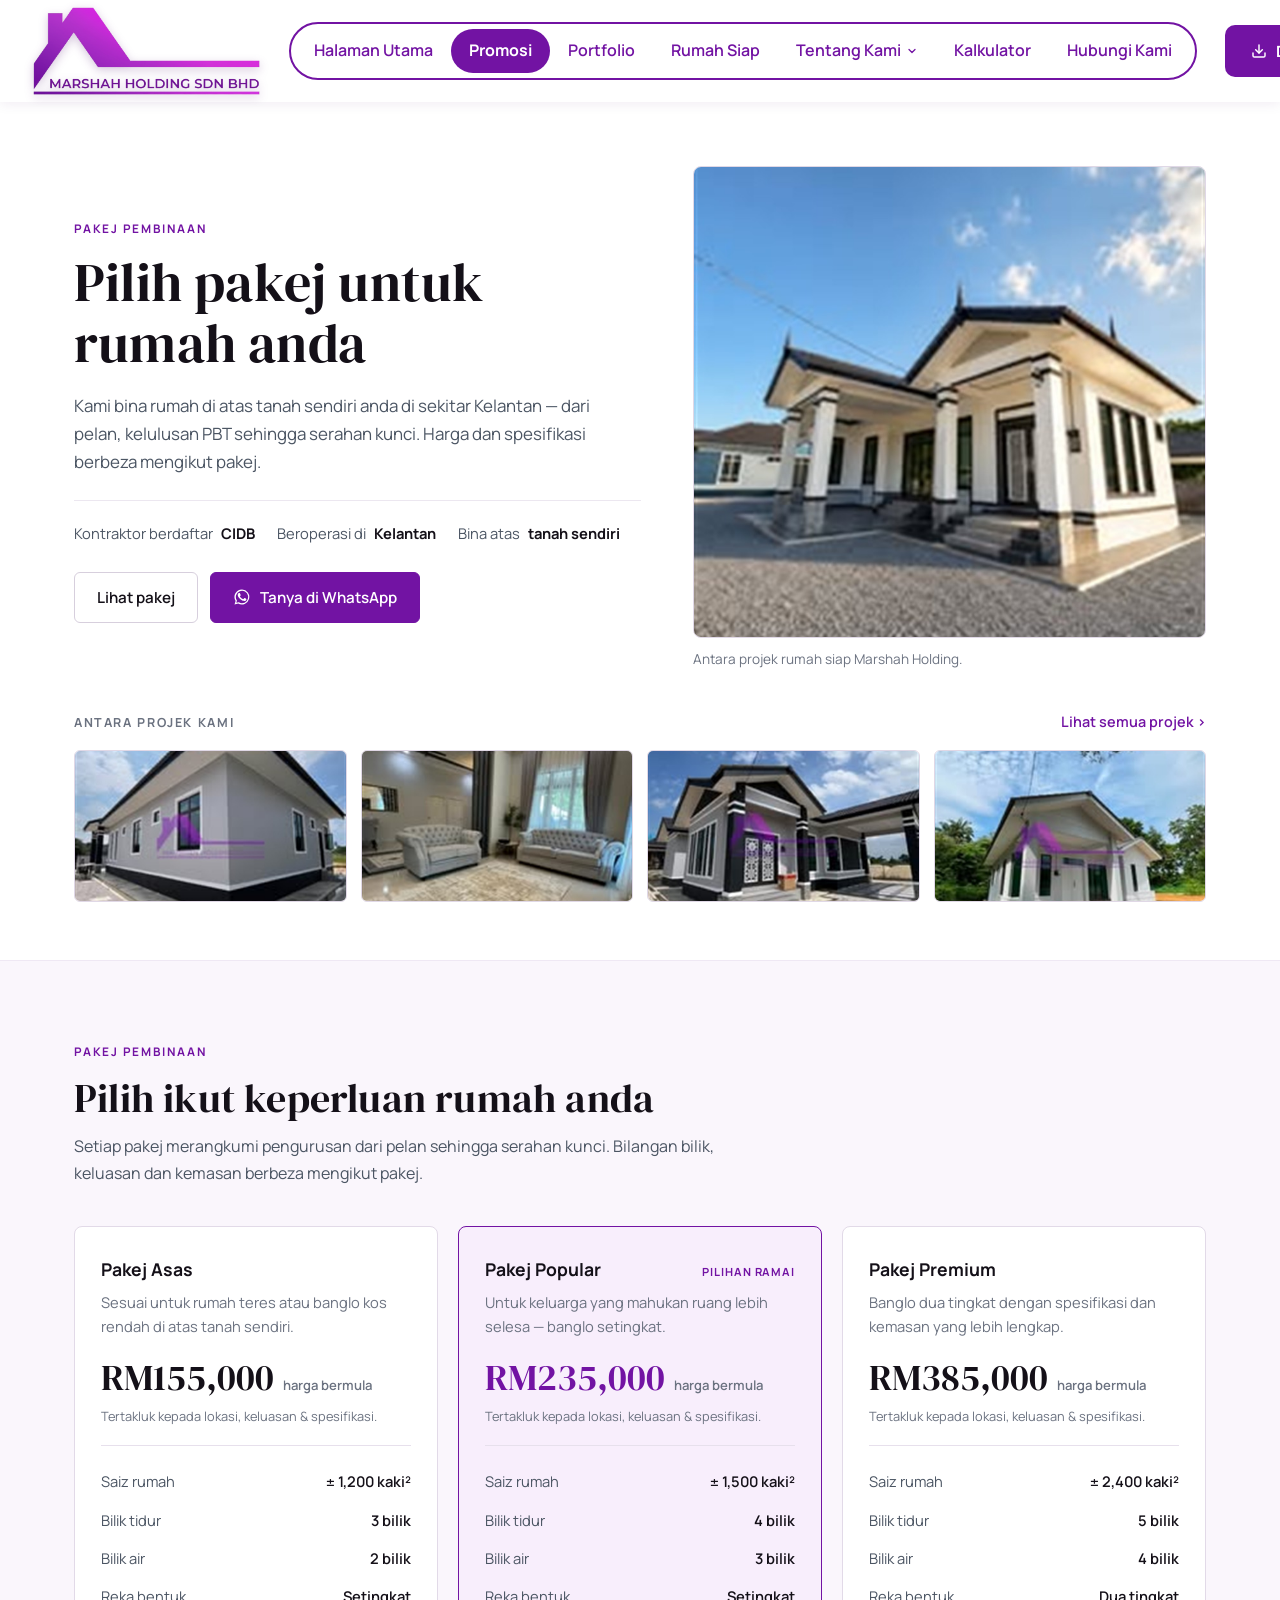
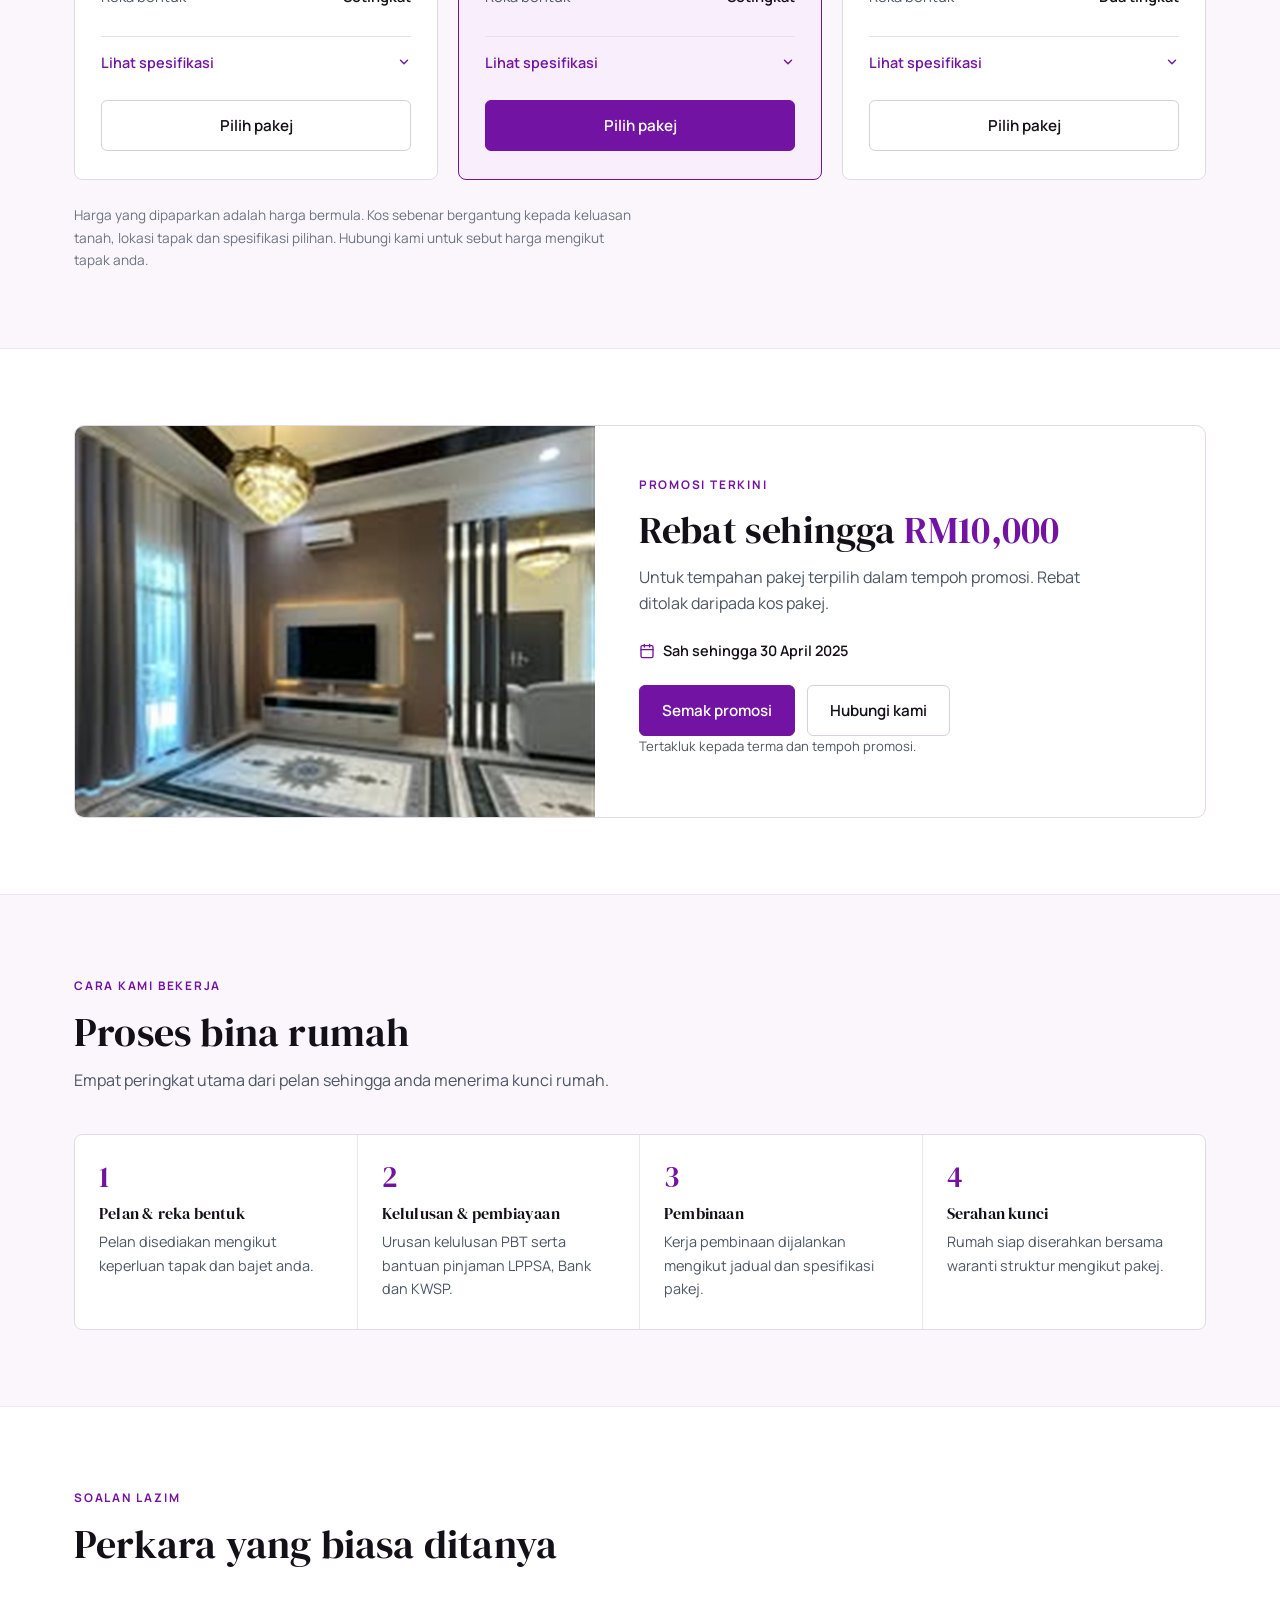
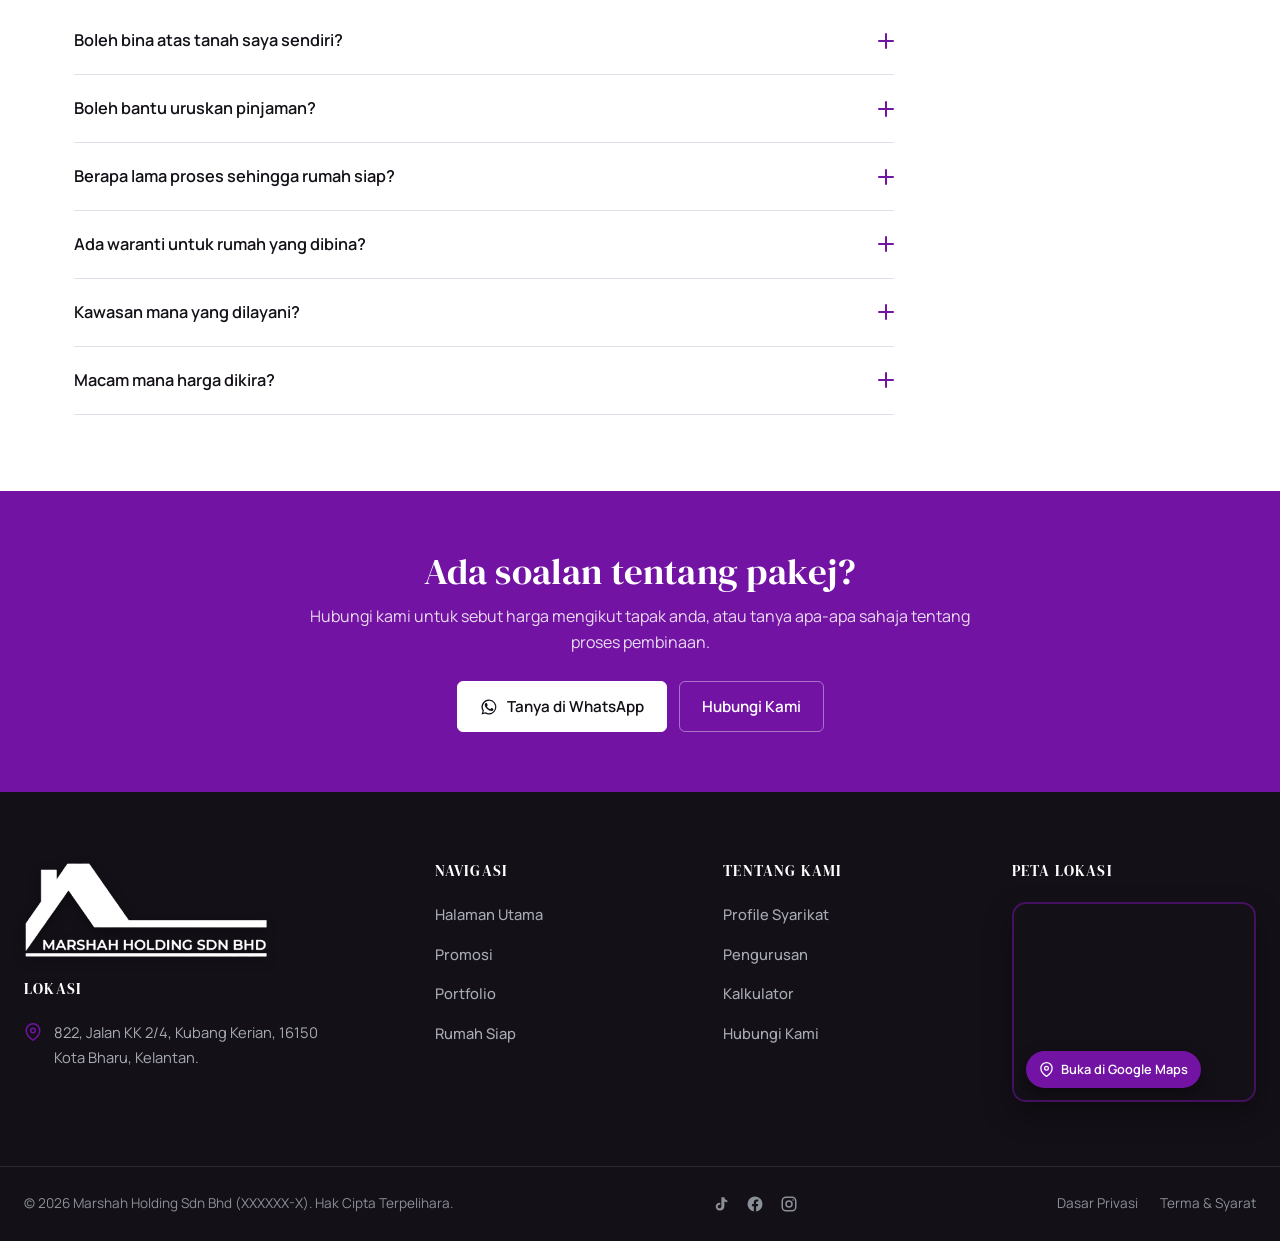
<file: promosi.html>
<!doctype html>
<html lang="ms">
<head>
<meta charset="utf-8">
<meta name="viewport" content="width=device-width, initial-scale=1">
<title>Pakej & Promosi Bina Rumah | Marshah Holding, Kota Bharu Kelantan</title>
<meta name="description" content="Pakej pembinaan rumah atas tanah sendiri di Kelantan bersama Marshah Holding. Harga bermula, spesifikasi jelas, bantuan pinjaman LPPSA/Bank dan KWSP. Semak pakej dan promosi terkini.">
<meta name="geo.region" content="MY-03">
<meta name="geo.placename" content="Kota Bharu">
<meta name="ICBM" content="6.1333, 102.2833">
<meta property="og:title" content="Pakej & Promosi Bina Rumah | Marshah Holding, Kota Bharu Kelantan">
<meta property="og:description" content="Pakej pembinaan rumah atas tanah sendiri di Kelantan. Harga bermula, spesifikasi jelas, bantuan pinjaman dan KWSP.">
<meta property="og:type" content="website">
<meta property="og:locale" content="ms_MY">
<meta property="og:site_name" content="Marshah Holding Sdn Bhd">
<link rel="icon" href="assets/favicon.svg" type="image/svg+xml">
<link rel="preconnect" href="https://fonts.googleapis.com">
<link rel="preconnect" href="https://fonts.gstatic.com" crossorigin>
<link href="https://fonts.googleapis.com/css2?family=DM+Serif+Display:ital@0;1&family=Manrope:wght@400;500;600;700;800&display=swap" rel="stylesheet">
<link rel="stylesheet" href="assets/css/base.css">
<link rel="stylesheet" href="assets/css/shared.css">
<link rel="stylesheet" href="assets/css/nav.css">
<link rel="stylesheet" href="assets/css/footer.css">
<link rel="stylesheet" href="assets/css/promosi.css">
<!-- Editorial type for the promosi page only --></head>
<body>
<section class="zh-nav">
  

  <input type="checkbox" id="zh-menu-toggle" class="zh-toggle" hidden>
  <nav class="zh-bar" aria-label="Navigasi utama">

    <a href="index.html" class="zh-logo" aria-label="MARSHAH HOLDING - Halaman Utama">
      <img src="assets/img/logo-marshah.png" alt="Marshah Holding Sdn Bhd" class="zh-logo-img">
    </a>

    <ul class="zh-links">
      <li><a href="index.html">Halaman Utama</a></li>
      <li><a href="promosi.html">Promosi</a></li>
      <li><a href="portfolio.html">Portfolio</a></li>
      <li><a href="rumah-siap.html">Rumah Siap</a></li>
      <li class="zh-has-drop"><a href="profile-syarikat.html" tabindex="0">Tentang Kami
        <svg class="zh-caret" width="12" height="12" viewBox="0 0 24 24" fill="none" stroke="currentColor" stroke-width="2.5" stroke-linecap="round" stroke-linejoin="round" aria-hidden="true"><polyline points="6 9 12 15 18 9"/></svg>
      </a>
        <ul class="zh-drop">
          <li><a href="profile-syarikat.html">Profile Syarikat</a></li>
          <li><a href="pengurusan.html">Pengurusan</a></li>
        </ul>
      </li>
      <li><a href="kalkulator-lppsa.html">Kalkulator</a></li>
      <li><a href="hubungi-kami.html">Hubungi Kami</a></li>
      <span class="zh-nav__cursor" aria-hidden="true"></span>
    </ul>

    <div class="zh-cta">
      <a href="index.html#katalog" aria-label="Muat turun katalog">
        <svg width="16" height="16" viewBox="0 0 24 24" fill="none" stroke="currentColor" stroke-width="2.2" stroke-linecap="round" stroke-linejoin="round" aria-hidden="true"><path d="M21 15v4a2 2 0 0 1-2 2H5a2 2 0 0 1-2-2v-4"/><polyline points="7 10 12 15 17 10"/><line x1="12" y1="15" x2="12" y2="3"/></svg>
        DOWNLOAD KATALOG
      </a>
    </div>

    <label for="zh-menu-toggle" class="zh-burger" aria-label="Buka menu" role="button" tabindex="0">
      <span></span><span></span><span></span>
    </label>

  </nav>
  <script>/*zh-nav-pill*/
  (function(){
    var bar=document.currentScript.closest('.zh-nav'); if(!bar) return;
    var ul=bar.querySelector('.zh-links'), cur=bar.querySelector('.zh-nav__cursor');
    if(!ul) return;
    var path=(location.pathname.split('/').pop()||'index.html'); if(path==='') path='index.html';
    var map={'pengurusan.html':'profile-syarikat.html','portfolio-detail.html':'portfolio.html','promosi.php':'promosi.html'};
    var target=map[path]||path;
    ul.querySelectorAll('li>a').forEach(function(a){ if(a.getAttribute('href')===target) a.parentElement.classList.add('is-active'); });
    if(cur){
      ul.querySelectorAll(':scope>li').forEach(function(li){
        li.addEventListener('mouseenter',function(){
          if(window.innerWidth<=960) return;
          cur.style.left=li.offsetLeft+'px'; cur.style.width=li.offsetWidth+'px'; cur.style.opacity='1';
        });
      });
      ul.addEventListener('mouseleave',function(){ cur.style.opacity='0'; });
    }
  })();
  </script>
</section>
<main class="zp-promosi">

  <!-- ===== HERO ===== -->
  <section class="zp-hero">
    <div class="zp-wrap">
      <div class="zp-hero-grid">

        <div class="zp-hero-copy zp-reveal">
          <span class="zp-eyebrow">Pakej Pembinaan</span>
          <h1>Pilih pakej untuk rumah anda</h1>
          <p class="zp-lead">Kami bina rumah di atas tanah sendiri anda di sekitar Kelantan &mdash; dari pelan, kelulusan PBT sehingga serahan kunci. Harga dan spesifikasi berbeza mengikut pakej.</p>

          <div class="zp-hero-meta">
            <span>Kontraktor berdaftar <b>CIDB</b></span>
            <span>Beroperasi di <b>Kelantan</b></span>
            <span>Bina atas <b>tanah sendiri</b></span>
          </div>

          <div class="zp-hero-actions">
            <a href="#pakej" class="zp-btn zp-btn--ghost">Lihat pakej</a>
            <!-- CMS: contact.whatsapp -->
            <a href="https://wa.me/6097678466?text=Hai%2C%20saya%20berminat%20nak%20tahu%20pasal%20pakej%20bina%20rumah%20Marshah%20Holding." class="zp-btn zp-btn--primary" target="_blank" rel="noopener">
              <svg viewBox="0 0 24 24" fill="currentColor" aria-hidden="true"><path d="M12 2a10 10 0 0 0-8.5 15.28L2 22l4.85-1.27A10 10 0 1 0 12 2zm0 18.2a8.2 8.2 0 0 1-4.18-1.14l-.3-.18-3.1.81.83-3.02-.2-.31A8.2 8.2 0 1 1 12 20.2zM17.5 14.4c-.3-.15-1.7-.85-2-.95-.26-.1-.45-.15-.64.15-.19.28-.73.94-.9 1.13-.16.19-.33.21-.62.07-.3-.15-1.25-.46-2.38-1.47-.88-.78-1.47-1.75-1.64-2.05-.17-.29-.02-.45.13-.6.13-.13.29-.34.44-.51.15-.17.19-.29.29-.48.1-.19.05-.36-.02-.51-.08-.15-.64-1.55-.88-2.12-.23-.55-.47-.48-.64-.49l-.55-.01c-.19 0-.5.07-.76.36-.26.29-1 .98-1 2.38s1.02 2.76 1.17 2.95c.14.19 2 3.05 4.85 4.28.68.29 1.2.47 1.61.6.68.21 1.29.18 1.78.11.54-.08 1.66-.68 1.9-1.33.23-.66.23-1.22.16-1.34-.07-.12-.26-.19-.55-.34z"/></svg>
              Tanya di WhatsApp
            </a>
          </div>
        </div>

        <!-- CMS: featured project photo (fallback to a completed-house photo) -->
        <figure class="zp-hero-figure zp-reveal">
          <div class="zp-frame"><img src="assets/img/rumah-10.jpg" alt="Rumah banglo siap dibina oleh Marshah Holding di Kelantan"></div>
          <figcaption>Antara projek rumah siap Marshah Holding.</figcaption>
        </figure>

      </div>
    </div>
  </section>

  <!-- ===== PROJECT PROOF STRIP (real photos, not decoration) ===== -->
  <!-- CMS: projects[] — hide this block if no project images -->
  <section class="zp-proof">
    <div class="zp-wrap">
      <div class="zp-proof-head">
        <span>Antara projek kami</span>
        <a href="portfolio.html">Lihat semua projek &rsaquo;</a>
      </div>
      <div class="zp-proof-grid">
        <a href="portfolio.html"><img src="assets/img/rumah-01.jpg" alt="Projek rumah siap Marshah Holding" loading="lazy"></a>
        <a href="portfolio.html"><img src="assets/img/rumah-03.jpg" alt="Projek rumah siap Marshah Holding" loading="lazy"></a>
        <a href="portfolio.html"><img src="assets/img/rumah-05.jpg" alt="Projek rumah siap Marshah Holding" loading="lazy"></a>
        <a href="portfolio.html"><img src="assets/img/rumah-08.jpg" alt="Projek rumah siap Marshah Holding" loading="lazy"></a>
      </div>
    </div>
  </section>

  <!-- ===== PACKAGES ===== -->
  <!-- CMS: packages[] — name, price, description, size, bedrooms, bathrooms,
       specs[], warranty, featured, order, active. Render in display order. -->
  <section class="zp-section zp-section--soft" id="pakej">
    <div class="zp-wrap">
      <div class="zp-head zp-reveal">
        <span class="zp-eyebrow">Pakej Pembinaan</span>
        <h2>Pilih ikut keperluan rumah anda</h2>
        <p>Setiap pakej merangkumi pengurusan dari pelan sehingga serahan kunci. Bilangan bilik, keluasan dan kemasan berbeza mengikut pakej.</p>
      </div>

      <div class="zp-pkg-grid zp-reveal">

        <!-- ASAS -->
        <article class="zp-pkg">
          <div class="zp-pkg-top"><span class="zp-pkg-name">Pakej Asas</span></div>
          <p class="zp-pkg-desc">Sesuai untuk rumah teres atau banglo kos rendah di atas tanah sendiri.</p>
          <div class="zp-price"><span class="amt">RM155,000</span><span class="from">harga bermula</span></div>
          <p class="zp-price-note">Tertakluk kepada lokasi, keluasan &amp; spesifikasi.</p>
          <ul class="zp-specs">
            <li>Saiz rumah <b>&plusmn; 1,200 kaki&sup2;</b></li>
            <li>Bilik tidur <b>3 bilik</b></li>
            <li>Bilik air <b>2 bilik</b></li>
            <li>Reka bentuk <b>Setingkat</b></li>
          </ul>
          <details class="zp-spec">
            <summary>Lihat spesifikasi <svg class="chev" viewBox="0 0 24 24" fill="none" stroke="currentColor" stroke-width="2.4" stroke-linecap="round" stroke-linejoin="round"><polyline points="6 9 12 15 18 9"/></svg></summary>
            <ul>
              <li><svg viewBox="0 0 24 24" fill="none" stroke="currentColor" stroke-width="2.4" stroke-linecap="round" stroke-linejoin="round"><path d="M20 6 9 17l-5-5"/></svg>Reka bentuk &amp; pelan rumah</li>
              <li><svg viewBox="0 0 24 24" fill="none" stroke="currentColor" stroke-width="2.4" stroke-linecap="round" stroke-linejoin="round"><path d="M20 6 9 17l-5-5"/></svg>Urusan kelulusan pelan PBT</li>
              <li><svg viewBox="0 0 24 24" fill="none" stroke="currentColor" stroke-width="2.4" stroke-linecap="round" stroke-linejoin="round"><path d="M20 6 9 17l-5-5"/></svg>Bantuan pinjaman LPPSA / Bank</li>
              <li><svg viewBox="0 0 24 24" fill="none" stroke="currentColor" stroke-width="2.4" stroke-linecap="round" stroke-linejoin="round"><path d="M20 6 9 17l-5-5"/></svg>Waranti struktur 5 tahun</li>
            </ul>
          </details>
          <a href="hubungi-kami.html" class="zp-btn zp-btn--ghost">Pilih pakej</a>
        </article>

        <!-- POPULAR -->
        <article class="zp-pkg zp-pkg--featured">
          <div class="zp-pkg-top"><span class="zp-pkg-name">Pakej Popular</span><span class="zp-pkg-tag">Pilihan ramai</span></div>
          <p class="zp-pkg-desc">Untuk keluarga yang mahukan ruang lebih selesa &mdash; banglo setingkat.</p>
          <div class="zp-price"><span class="amt">RM235,000</span><span class="from">harga bermula</span></div>
          <p class="zp-price-note">Tertakluk kepada lokasi, keluasan &amp; spesifikasi.</p>
          <ul class="zp-specs">
            <li>Saiz rumah <b>&plusmn; 1,500 kaki&sup2;</b></li>
            <li>Bilik tidur <b>4 bilik</b></li>
            <li>Bilik air <b>3 bilik</b></li>
            <li>Reka bentuk <b>Setingkat</b></li>
          </ul>
          <details class="zp-spec">
            <summary>Lihat spesifikasi <svg class="chev" viewBox="0 0 24 24" fill="none" stroke="currentColor" stroke-width="2.4" stroke-linecap="round" stroke-linejoin="round"><polyline points="6 9 12 15 18 9"/></svg></summary>
            <ul>
              <li><svg viewBox="0 0 24 24" fill="none" stroke="currentColor" stroke-width="2.4" stroke-linecap="round" stroke-linejoin="round"><path d="M20 6 9 17l-5-5"/></svg>Reka bentuk &amp; pelan rumah</li>
              <li><svg viewBox="0 0 24 24" fill="none" stroke="currentColor" stroke-width="2.4" stroke-linecap="round" stroke-linejoin="round"><path d="M20 6 9 17l-5-5"/></svg>Urusan kelulusan pelan PBT</li>
              <li><svg viewBox="0 0 24 24" fill="none" stroke="currentColor" stroke-width="2.4" stroke-linecap="round" stroke-linejoin="round"><path d="M20 6 9 17l-5-5"/></svg>Bantuan pinjaman LPPSA / Bank</li>
              <li><svg viewBox="0 0 24 24" fill="none" stroke="currentColor" stroke-width="2.4" stroke-linecap="round" stroke-linejoin="round"><path d="M20 6 9 17l-5-5"/></svg>Pengeluaran KWSP Akaun 2</li>
              <li><svg viewBox="0 0 24 24" fill="none" stroke="currentColor" stroke-width="2.4" stroke-linecap="round" stroke-linejoin="round"><path d="M20 6 9 17l-5-5"/></svg>Urusan guaman</li>
              <li><svg viewBox="0 0 24 24" fill="none" stroke="currentColor" stroke-width="2.4" stroke-linecap="round" stroke-linejoin="round"><path d="M20 6 9 17l-5-5"/></svg>Waranti struktur 10 tahun</li>
            </ul>
          </details>
          <a href="hubungi-kami.html" class="zp-btn zp-btn--primary">Pilih pakej</a>
        </article>

        <!-- PREMIUM -->
        <article class="zp-pkg">
          <div class="zp-pkg-top"><span class="zp-pkg-name">Pakej Premium</span></div>
          <p class="zp-pkg-desc">Banglo dua tingkat dengan spesifikasi dan kemasan yang lebih lengkap.</p>
          <div class="zp-price"><span class="amt">RM385,000</span><span class="from">harga bermula</span></div>
          <p class="zp-price-note">Tertakluk kepada lokasi, keluasan &amp; spesifikasi.</p>
          <ul class="zp-specs">
            <li>Saiz rumah <b>&plusmn; 2,400 kaki&sup2;</b></li>
            <li>Bilik tidur <b>5 bilik</b></li>
            <li>Bilik air <b>4 bilik</b></li>
            <li>Reka bentuk <b>Dua tingkat</b></li>
          </ul>
          <details class="zp-spec">
            <summary>Lihat spesifikasi <svg class="chev" viewBox="0 0 24 24" fill="none" stroke="currentColor" stroke-width="2.4" stroke-linecap="round" stroke-linejoin="round"><polyline points="6 9 12 15 18 9"/></svg></summary>
            <ul>
              <li><svg viewBox="0 0 24 24" fill="none" stroke="currentColor" stroke-width="2.4" stroke-linecap="round" stroke-linejoin="round"><path d="M20 6 9 17l-5-5"/></svg>Reka bentuk, pelan &amp; lukisan 3D</li>
              <li><svg viewBox="0 0 24 24" fill="none" stroke="currentColor" stroke-width="2.4" stroke-linecap="round" stroke-linejoin="round"><path d="M20 6 9 17l-5-5"/></svg>Urusan kelulusan pelan PBT</li>
              <li><svg viewBox="0 0 24 24" fill="none" stroke="currentColor" stroke-width="2.4" stroke-linecap="round" stroke-linejoin="round"><path d="M20 6 9 17l-5-5"/></svg>Bantuan pinjaman LPPSA / Bank</li>
              <li><svg viewBox="0 0 24 24" fill="none" stroke="currentColor" stroke-width="2.4" stroke-linecap="round" stroke-linejoin="round"><path d="M20 6 9 17l-5-5"/></svg>Pengeluaran KWSP Akaun 2</li>
              <li><svg viewBox="0 0 24 24" fill="none" stroke="currentColor" stroke-width="2.4" stroke-linecap="round" stroke-linejoin="round"><path d="M20 6 9 17l-5-5"/></svg>Urusan guaman</li>
              <li><svg viewBox="0 0 24 24" fill="none" stroke="currentColor" stroke-width="2.4" stroke-linecap="round" stroke-linejoin="round"><path d="M20 6 9 17l-5-5"/></svg>Waranti struktur 15 tahun</li>
            </ul>
          </details>
          <a href="hubungi-kami.html" class="zp-btn zp-btn--ghost">Pilih pakej</a>
        </article>

      </div>

      <p class="zp-disclaimer">Harga yang dipaparkan adalah harga bermula. Kos sebenar bergantung kepada keluasan tanah, lokasi tapak dan spesifikasi pilihan. Hubungi kami untuk sebut harga mengikut tapak anda.</p>
    </div>
  </section>

  <!-- ===== PROMOTION ===== -->
  <!-- CMS: promotion — title, rebate, description, image, valid_until, cta.
       Hide this whole <section> when there is no active promotion. -->
  <section class="zp-section">
    <div class="zp-wrap">
      <div class="zp-promo-panel zp-reveal">
        <figure class="zp-promo-figure">
          <!-- CMS: promotion.image — replace with active campaign artwork -->
          <img src="assets/img/rumah-02.jpg" alt="Rumah siap Marshah Holding">
        </figure>
        <div class="zp-promo-body">
          <span class="zp-eyebrow">Promosi Terkini</span>
          <h2>Rebat sehingga <span class="rm">RM10,000</span></h2>
          <p>Untuk tempahan pakej terpilih dalam tempoh promosi. Rebat ditolak daripada kos pakej.</p>
          <div class="zp-promo-valid">
            <svg viewBox="0 0 24 24" fill="none" stroke="currentColor" stroke-width="2" stroke-linecap="round" stroke-linejoin="round"><rect x="3" y="4" width="18" height="18" rx="2"/><path d="M16 2v4M8 2v4M3 10h18"/></svg>
            Sah sehingga 30 April 2025
          </div>
          <div class="zp-promo-actions">
            <a href="https://wa.me/6097678466?text=Hai%2C%20saya%20nak%20semak%20promosi%20rebat%20pakej%20Marshah%20Holding." class="zp-btn zp-btn--primary" target="_blank" rel="noopener">Semak promosi</a>
            <a href="hubungi-kami.html" class="zp-btn zp-btn--ghost">Hubungi kami</a>
          </div>
          <p class="zp-promo-note">Tertakluk kepada terma dan tempoh promosi.</p>
        </div>
      </div>
    </div>
  </section>

  <!-- ===== PROCESS ===== -->
  <section class="zp-section zp-section--soft">
    <div class="zp-wrap">
      <div class="zp-head zp-reveal">
        <span class="zp-eyebrow">Cara Kami Bekerja</span>
        <h2>Proses bina rumah</h2>
        <p>Empat peringkat utama dari pelan sehingga anda menerima kunci rumah.</p>
      </div>
      <div class="zp-steps zp-reveal">
        <div class="zp-step">
          <div class="num">1</div>
          <h3>Pelan &amp; reka bentuk</h3>
          <p>Pelan disediakan mengikut keperluan tapak dan bajet anda.</p>
        </div>
        <div class="zp-step">
          <div class="num">2</div>
          <h3>Kelulusan &amp; pembiayaan</h3>
          <p>Urusan kelulusan PBT serta bantuan pinjaman LPPSA, Bank dan KWSP.</p>
        </div>
        <div class="zp-step">
          <div class="num">3</div>
          <h3>Pembinaan</h3>
          <p>Kerja pembinaan dijalankan mengikut jadual dan spesifikasi pakej.</p>
        </div>
        <div class="zp-step">
          <div class="num">4</div>
          <h3>Serahan kunci</h3>
          <p>Rumah siap diserahkan bersama waranti struktur mengikut pakej.</p>
        </div>
      </div>
    </div>
  </section>

  <!-- ===== FAQ ===== -->
  <section class="zp-section">
    <div class="zp-wrap">
      <div class="zp-head zp-reveal">
        <span class="zp-eyebrow">Soalan Lazim</span>
        <h2>Perkara yang biasa ditanya</h2>
      </div>
      <div class="zp-faq-list zp-reveal">
        <details class="zp-q">
          <summary>Boleh bina atas tanah saya sendiri? <span class="sign" aria-hidden="true"></span></summary>
          <p>Ya. Kami bina rumah di atas tanah milik anda. Jika tanah masih ada isu geran atau status, kami boleh bantu semak terlebih dahulu.</p>
        </details>
        <details class="zp-q">
          <summary>Boleh bantu uruskan pinjaman? <span class="sign" aria-hidden="true"></span></summary>
          <p>Ya. Kami bantu permohonan pinjaman LPPSA dan bank, serta pengeluaran KWSP Akaun 2 mengikut pakej yang dipilih.</p>
        </details>
        <details class="zp-q">
          <summary>Berapa lama proses sehingga rumah siap? <span class="sign" aria-hidden="true"></span></summary>
          <p>Bergantung kepada pakej dan lokasi tapak. Proses pelan dan kelulusan mengambil masa beberapa bulan sebelum kerja pembinaan bermula. Kami maklumkan anggaran tempoh semasa sebut harga.</p>
        </details>
        <details class="zp-q">
          <summary>Ada waranti untuk rumah yang dibina? <span class="sign" aria-hidden="true"></span></summary>
          <p>Ya. Waranti struktur disediakan mengikut pakej &mdash; 5 tahun (Asas), 10 tahun (Popular) dan 15 tahun (Premium).</p>
        </details>
        <details class="zp-q">
          <summary>Kawasan mana yang dilayani? <span class="sign" aria-hidden="true"></span></summary>
          <p>Kami beroperasi di sekitar Kelantan. Hubungi kami untuk semak sama ada lokasi tapak anda dalam kawasan liputan.</p>
        </details>
        <details class="zp-q">
          <summary>Macam mana harga dikira? <span class="sign" aria-hidden="true"></span></summary>
          <p>Harga yang dipaparkan adalah harga bermula. Kos sebenar dikira mengikut keluasan rumah, keadaan tapak dan spesifikasi pilihan anda.</p>
        </details>
      </div>
    </div>
  </section>

  <!-- ===== CONTACT CTA ===== -->
  <section class="zp-cta">
    <div class="zp-wrap">
      <h2>Ada soalan tentang pakej?</h2>
      <p>Hubungi kami untuk sebut harga mengikut tapak anda, atau tanya apa-apa sahaja tentang proses pembinaan.</p>
      <div class="zp-cta-actions">
        <a href="https://wa.me/6097678466?text=Hai%2C%20saya%20nak%20bertanya%20tentang%20pakej%20bina%20rumah%20Marshah%20Holding." class="zp-btn zp-btn--light" target="_blank" rel="noopener">
          <svg viewBox="0 0 24 24" fill="currentColor" aria-hidden="true"><path d="M12 2a10 10 0 0 0-8.5 15.28L2 22l4.85-1.27A10 10 0 1 0 12 2zm0 18.2a8.2 8.2 0 0 1-4.18-1.14l-.3-.18-3.1.81.83-3.02-.2-.31A8.2 8.2 0 1 1 12 20.2zM17.5 14.4c-.3-.15-1.7-.85-2-.95-.26-.1-.45-.15-.64.15-.19.28-.73.94-.9 1.13-.16.19-.33.21-.62.07-.3-.15-1.25-.46-2.38-1.47-.88-.78-1.47-1.75-1.64-2.05-.17-.29-.02-.45.13-.6.13-.13.29-.34.44-.51.15-.17.19-.29.29-.48.1-.19.05-.36-.02-.51-.08-.15-.64-1.55-.88-2.12-.23-.55-.47-.48-.64-.49l-.55-.01c-.19 0-.5.07-.76.36-.26.29-1 .98-1 2.38s1.02 2.76 1.17 2.95c.14.19 2 3.05 4.85 4.28.68.29 1.2.47 1.61.6.68.21 1.29.18 1.78.11.54-.08 1.66-.68 1.9-1.33.23-.66.23-1.22.16-1.34-.07-.12-.26-.19-.55-.34z"/></svg>
          Tanya di WhatsApp
        </a>
        <a href="hubungi-kami.html" class="zp-btn zp-btn--lightghost">Hubungi Kami</a>
      </div>
    </div>
  </section>


</main>
<section class="zh-footer">

  <!-- MAIN -->
  <div class="zh-main">
    <div class="zh-inner">
      <div class="zh-grid">

        <!-- COL 1: LOKASI -->
        <div class="zh-col">
          <div class="zh-logo">
            <img src="assets/img/logo-marshah-white.png" alt="Marshah Holding Sdn Bhd" class="zh-foot-logo-img">
          </div>
          <h4>Lokasi</h4>
          <div class="zh-address">
            <svg width="18" height="18" viewBox="0 0 24 24" fill="none" stroke="currentColor" stroke-width="2" stroke-linecap="round" stroke-linejoin="round" aria-hidden="true">
              <path d="M21 10c0 7-9 13-9 13s-9-6-9-13a9 9 0 0 1 18 0Z"/>
              <circle cx="12" cy="10" r="3"/>
            </svg>
            <span>822, Jalan KK 2/4, Kubang Kerian, 16150 Kota Bharu, Kelantan.</span>
          </div>
        </div>

        <!-- COL 2: TENTANG KAMI -->
        <div class="zh-col">
          <h4>Navigasi</h4>
          <ul>
            <li><a href="index.html">Halaman Utama</a></li>
            <li><a href="promosi.html">Promosi</a></li>
            <li><a href="portfolio.html">Portfolio</a></li>
            <li><a href="rumah-siap.html">Rumah Siap</a></li>
          </ul>
        </div>

        <!-- COL 3: LAIN-LAIN -->
        <div class="zh-col">
          <h4>Tentang Kami</h4>
          <ul>
            <li><a href="profile-syarikat.html">Profile Syarikat</a></li>
            <li><a href="pengurusan.html">Pengurusan</a></li>
            <li><a href="kalkulator-lppsa.html">Kalkulator</a></li>
            <li><a href="hubungi-kami.html">Hubungi Kami</a></li>
          </ul>
        </div>

                <!-- COL 4: PETA LOKASI -->
        <div class="zh-col zh-col--map">
          <h4>Peta Lokasi</h4>
          <div class="zh-map">
            <iframe class="zh-map__frame" title="Peta lokasi Marshah Holding" src="https://www.google.com/maps?q=822%20Jalan%20KK%202%2F4%20Kubang%20Kerian%2016150%20Kota%20Bharu%20Kelantan&output=embed" loading="lazy" referrerpolicy="no-referrer-when-downgrade"></iframe>
            <a class="zh-map__link" href="https://www.google.com/maps/search/?api=1&query=822%20Jalan%20KK%202%2F4%20Kubang%20Kerian%2016150%20Kota%20Bharu%20Kelantan" target="_blank" rel="noopener" aria-label="Buka lokasi Marshah Holding di Google Maps">
              <span class="zh-map__badge"><svg viewBox="0 0 24 24" fill="none" stroke="currentColor" stroke-width="2" stroke-linecap="round" stroke-linejoin="round" aria-hidden="true"><path d="M21 10c0 7-9 13-9 13s-9-6-9-13a9 9 0 0 1 18 0Z"/><circle cx="12" cy="10" r="3"/></svg>Buka di Google Maps</span>
            </a>
          </div>
        </div>

      </div>
    </div>
  </div>
  <!-- BOTTOM BAR -->
  <div class="zh-bottom">
    <div class="zh-inner">
      <div class="zh-copy">&copy; 2026 Marshah Holding Sdn Bhd (XXXXXX-X). Hak Cipta Terpelihara.</div>
      <div class="zh-foot-social">
        <a href="#" target="_blank" rel="noopener" aria-label="TikTok"><svg viewBox="0 0 24 24" fill="currentColor" aria-hidden="true"><path d="M16.5 3c.4 2.3 1.7 3.9 4 4.2v2.6c-1.4.1-2.7-.3-4-1v6.1c0 3.7-2.8 6.1-6.2 5.9C6.9 20.6 4.8 18 5 15c.2-2.7 2.4-4.7 5.1-4.7.3 0 .6 0 .9.1v2.8c-.3-.1-.6-.2-1-.2-1.3 0-2.4 1.1-2.3 2.5.1 1.2 1.1 2.2 2.3 2.2 1.4 0 2.5-1.1 2.5-2.5V3h2.9Z"/></svg></a>
        <a href="https://www.facebook.com/MarshahHoldingSdnBhd" target="_blank" rel="noopener" aria-label="Facebook"><svg viewBox="0 0 24 24" fill="currentColor" aria-hidden="true"><path d="M22 12a10 10 0 1 0-11.6 9.9v-7h-2.5V12h2.5V9.8c0-2.5 1.5-3.9 3.8-3.9 1.1 0 2.2.2 2.2.2v2.5h-1.3c-1.2 0-1.6.8-1.6 1.6V12h2.8l-.5 2.9h-2.3v7A10 10 0 0 0 22 12Z"/></svg></a>
        <a href="#" target="_blank" rel="noopener" aria-label="Instagram"><svg viewBox="0 0 24 24" fill="none" stroke="currentColor" stroke-width="2" stroke-linecap="round" stroke-linejoin="round" aria-hidden="true"><rect x="3" y="3" width="18" height="18" rx="5"/><circle cx="12" cy="12" r="4"/><circle cx="17.5" cy="6.5" r="1" fill="currentColor" stroke="none"/></svg></a>
      </div>
      <div class="zh-bottom-links">
        <a href="#privasi">Dasar Privasi</a>
        <a href="#terma">Terma &amp; Syarat</a>
      </div>
    </div>
  </div>
</section>
</body>
</html>
</file>
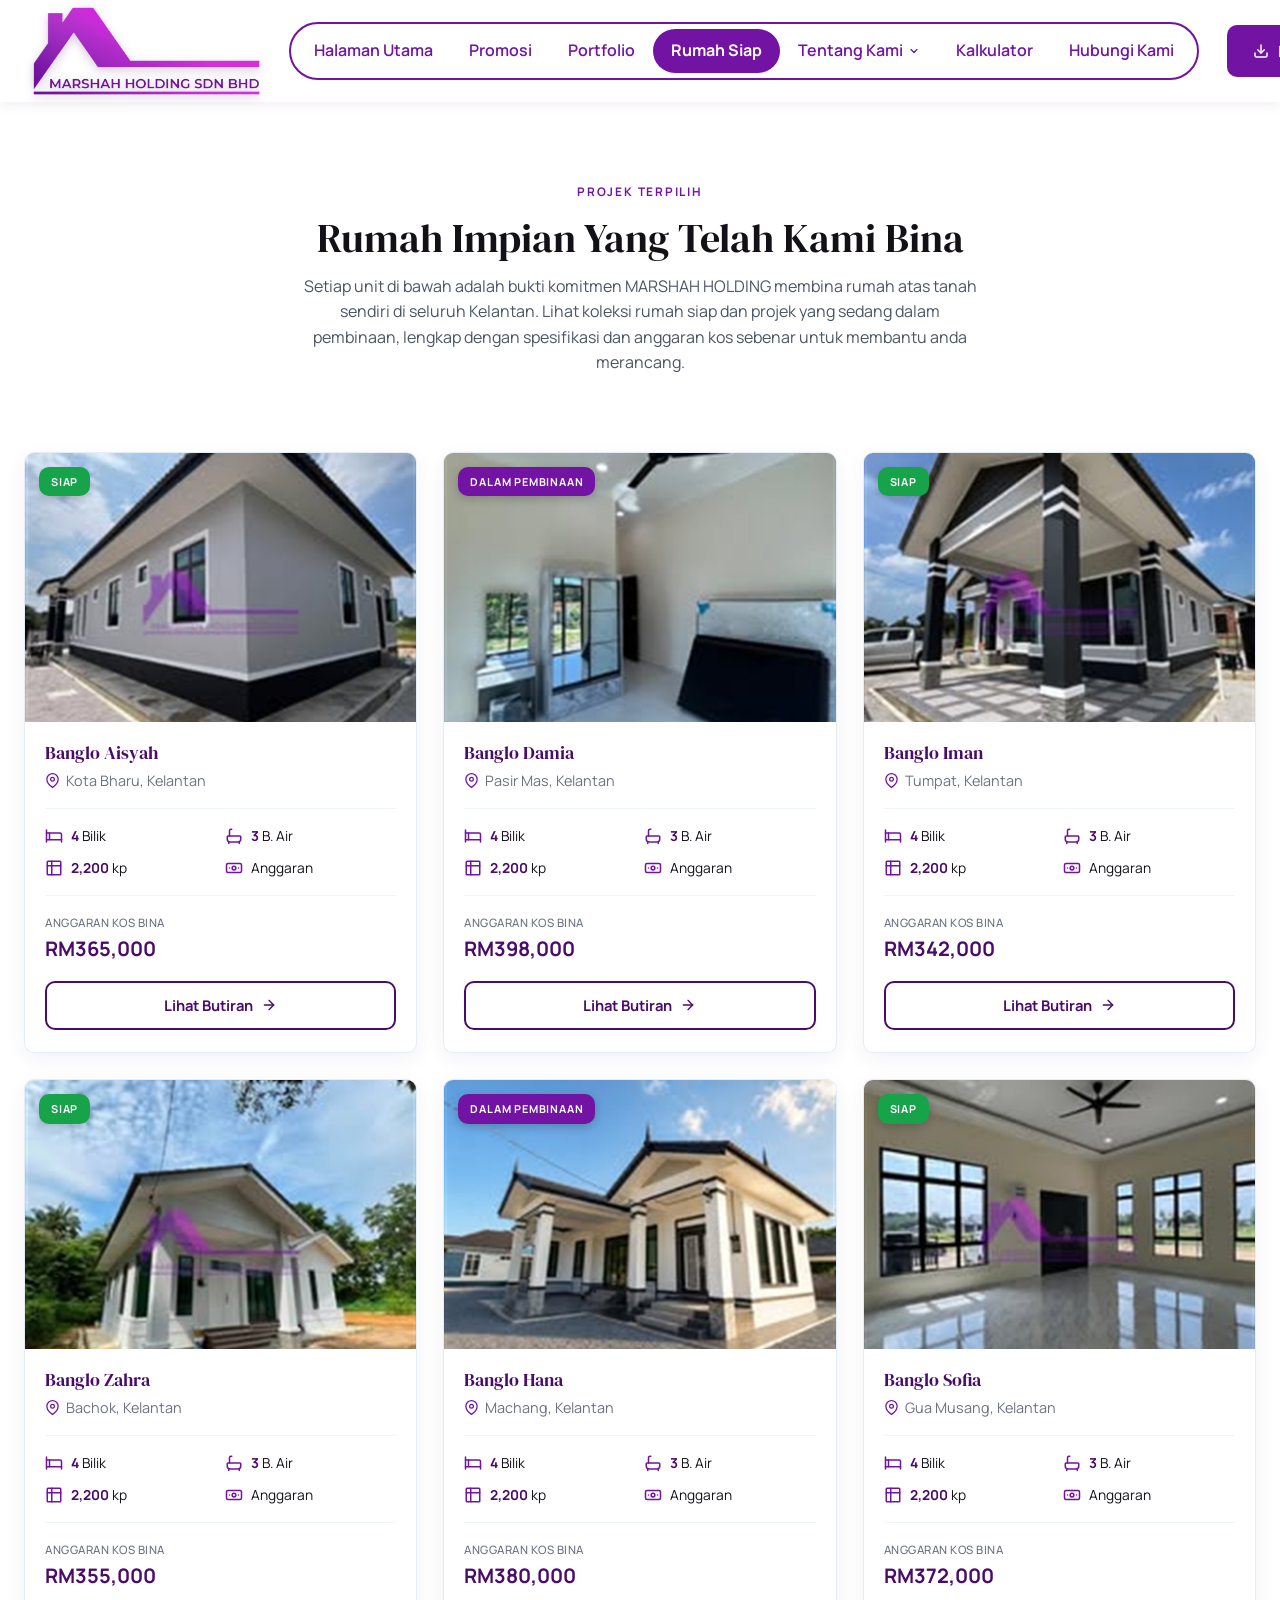
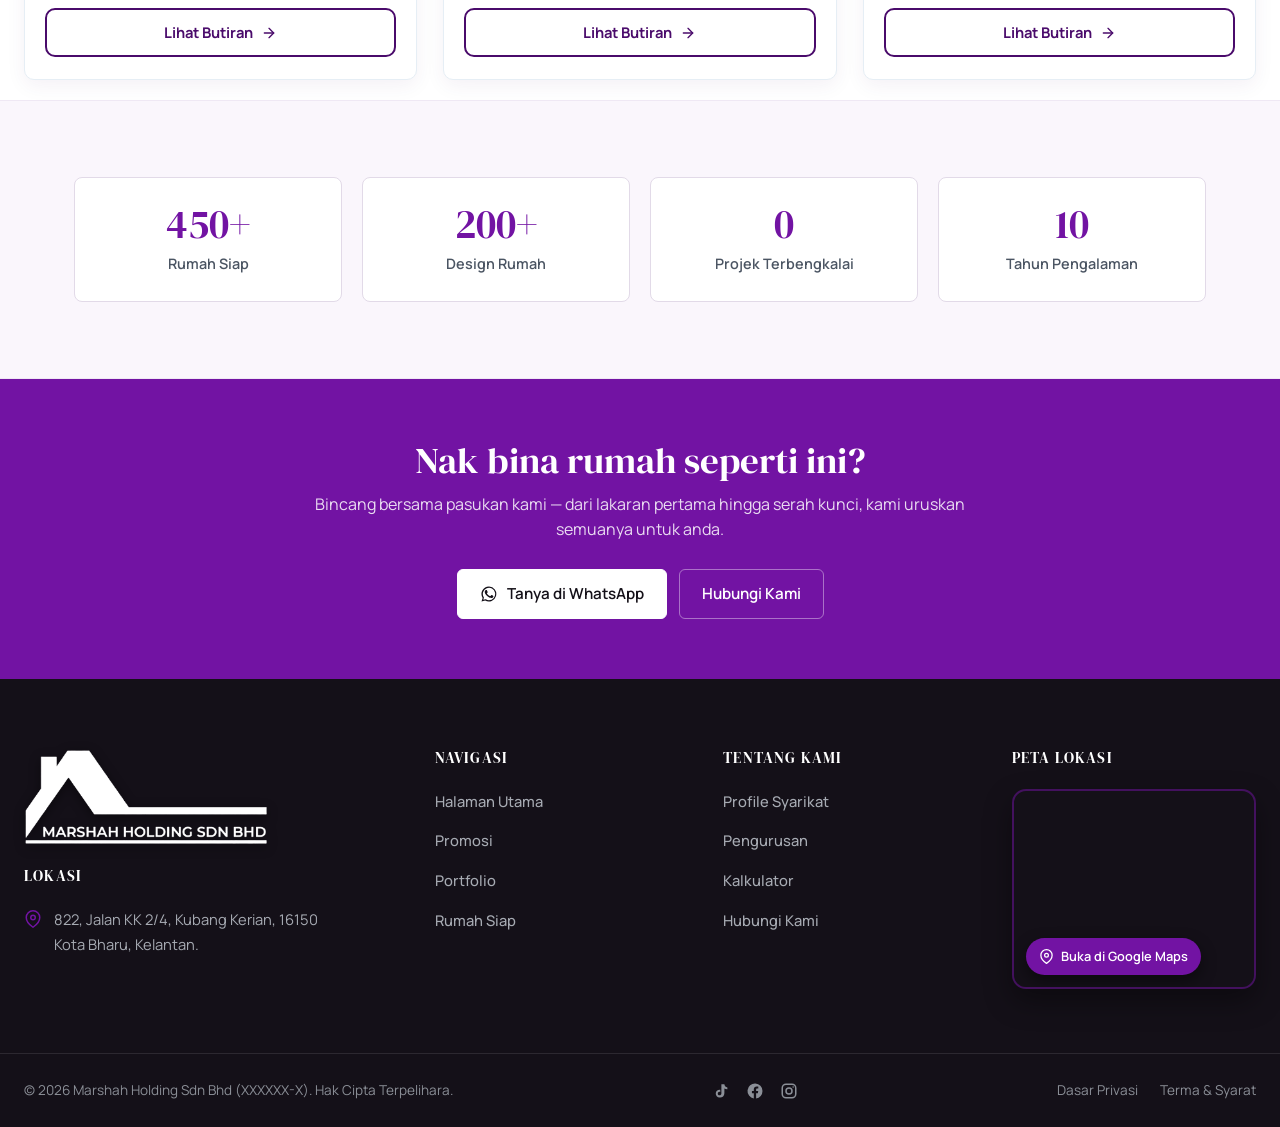
<file: rumah-siap.html>
<!doctype html>
<html lang="ms">
<head>
<meta charset="utf-8">
<meta name="viewport" content="width=device-width, initial-scale=1">
<title>Rumah Siap & Dalam Pembinaan di Kelantan – Marshah Holding</title>
<meta name="description" content="Senarai rumah banglo siap dan dalam pembinaan oleh Marshah Holding di seluruh Kelantan — lengkap dengan spesifikasi bilik, keluasan dan anggaran kos bina rumah atas tanah sendiri.">
<meta name="geo.region" content="MY-03">
<meta name="geo.placename" content="Kota Bharu">
<meta name="ICBM" content="6.1333, 102.2833">
<meta property="og:title" content="Rumah Siap & Dalam Pembinaan di Kelantan – Marshah Holding">
<meta property="og:description" content="Senarai rumah banglo siap dan dalam pembinaan oleh Marshah Holding di seluruh Kelantan — lengkap dengan spesifikasi bilik, keluasan dan anggaran kos bina rumah atas tanah sendiri.">
<meta property="og:type" content="website">
<meta property="og:locale" content="ms_MY">
<meta property="og:site_name" content="Marshah Holding Sdn Bhd">
<link rel="icon" href="assets/favicon.svg" type="image/svg+xml">
<link rel="preconnect" href="https://fonts.googleapis.com">
<link rel="preconnect" href="https://fonts.gstatic.com" crossorigin>
<link href="https://fonts.googleapis.com/css2?family=DM+Serif+Display:ital@0;1&family=Manrope:wght@400;500;600;700;800&display=swap" rel="stylesheet">
<link rel="stylesheet" href="assets/css/base.css">
<link rel="stylesheet" href="assets/css/shared.css">
<link rel="stylesheet" href="assets/css/nav.css">
<link rel="stylesheet" href="assets/css/footer.css">
<link rel="stylesheet" href="assets/css/rumah-siap.css">
</head>
<body>
<section class="zh-nav">
  

  <input type="checkbox" id="zh-menu-toggle" class="zh-toggle" hidden>
  <nav class="zh-bar" aria-label="Navigasi utama">

    <a href="index.html" class="zh-logo" aria-label="MARSHAH HOLDING - Halaman Utama">
      <img src="assets/img/logo-marshah.png" alt="Marshah Holding Sdn Bhd" class="zh-logo-img">
    </a>

    <ul class="zh-links">
      <li><a href="index.html">Halaman Utama</a></li>
      <li><a href="promosi.html">Promosi</a></li>
      <li><a href="portfolio.html">Portfolio</a></li>
      <li><a href="rumah-siap.html">Rumah Siap</a></li>
      <li class="zh-has-drop"><a href="profile-syarikat.html" tabindex="0">Tentang Kami
        <svg class="zh-caret" width="12" height="12" viewBox="0 0 24 24" fill="none" stroke="currentColor" stroke-width="2.5" stroke-linecap="round" stroke-linejoin="round" aria-hidden="true"><polyline points="6 9 12 15 18 9"/></svg>
      </a>
        <ul class="zh-drop">
          <li><a href="profile-syarikat.html">Profile Syarikat</a></li>
          <li><a href="pengurusan.html">Pengurusan</a></li>
        </ul>
      </li>
      <li><a href="kalkulator-lppsa.html">Kalkulator</a></li>
      <li><a href="hubungi-kami.html">Hubungi Kami</a></li>
      <span class="zh-nav__cursor" aria-hidden="true"></span>
    </ul>

    <div class="zh-cta">
      <a href="index.html#katalog" aria-label="Muat turun katalog">
        <svg width="16" height="16" viewBox="0 0 24 24" fill="none" stroke="currentColor" stroke-width="2.2" stroke-linecap="round" stroke-linejoin="round" aria-hidden="true"><path d="M21 15v4a2 2 0 0 1-2 2H5a2 2 0 0 1-2-2v-4"/><polyline points="7 10 12 15 17 10"/><line x1="12" y1="15" x2="12" y2="3"/></svg>
        DOWNLOAD KATALOG
      </a>
    </div>

    <label for="zh-menu-toggle" class="zh-burger" aria-label="Buka menu" role="button" tabindex="0">
      <span></span><span></span><span></span>
    </label>

  </nav>
  <script>/*zh-nav-pill*/
  (function(){
    var bar=document.currentScript.closest('.zh-nav'); if(!bar) return;
    var ul=bar.querySelector('.zh-links'), cur=bar.querySelector('.zh-nav__cursor');
    if(!ul) return;
    var path=(location.pathname.split('/').pop()||'index.html'); if(path==='') path='index.html';
    var map={'pengurusan.html':'profile-syarikat.html','portfolio-detail.html':'portfolio.html','promosi.php':'promosi.html'};
    var target=map[path]||path;
    ul.querySelectorAll('li>a').forEach(function(a){ if(a.getAttribute('href')===target) a.parentElement.classList.add('is-active'); });
    if(cur){
      ul.querySelectorAll(':scope>li').forEach(function(li){
        li.addEventListener('mouseenter',function(){
          if(window.innerWidth<=960) return;
          cur.style.left=li.offsetLeft+'px'; cur.style.width=li.offsetWidth+'px'; cur.style.opacity='1';
        });
      });
      ul.addEventListener('mouseleave',function(){ cur.style.opacity='0'; });
    }
  })();
  </script>
</section>
<main class="zp-siap">
  

  <!-- PAGE HEADER -->

  <!-- INTRO -->
  <section class="mh-section" style="padding-bottom:16px">
    <div class="mh-wrap">
      <div class="mh-head mh-head--center">
        <span class="mh-eyebrow">Projek Terpilih</span>
        <h2>Rumah Impian Yang Telah Kami Bina</h2>
        <p>Setiap unit di bawah adalah bukti komitmen MARSHAH HOLDING membina rumah atas tanah sendiri di seluruh Kelantan. Lihat koleksi rumah siap dan projek yang sedang dalam pembinaan, lengkap dengan spesifikasi dan anggaran kos sebenar untuk membantu anda merancang.</p>
      </div>
    </div>
  </section>

  <!-- PROPERTY GRID -->
  <section class="zp-wrap">
    <div class="zp-grid">

      <!-- CARD 1 -->
      <article class="zp-card">
        <div class="zp-thumb">
          <img src="assets/img/rumah-01.jpg" alt="Banglo moden setingkat">
          <span class="zp-pill siap">Siap</span>
        </div>
        <div class="zp-body">
          <h3>Banglo Aisyah</h3>
          <div class="zp-loc">
            <svg viewBox="0 0 24 24" fill="none" stroke="currentColor" stroke-width="2" stroke-linecap="round" stroke-linejoin="round"><path d="M21 10c0 7-9 13-9 13s-9-6-9-13a9 9 0 0 1 18 0z"/><circle cx="12" cy="10" r="3"/></svg>
            Kota Bharu, Kelantan
          </div>
          <div class="zp-specs">
            <div class="zp-spec"><svg viewBox="0 0 24 24" fill="none" stroke="currentColor" stroke-width="2" stroke-linecap="round" stroke-linejoin="round"><path d="M2 4v16"/><path d="M2 8h18a2 2 0 0 1 2 2v10"/><path d="M2 17h20"/><path d="M6 8v9"/></svg><span><b>4</b> Bilik</span></div>
            <div class="zp-spec"><svg viewBox="0 0 24 24" fill="none" stroke="currentColor" stroke-width="2" stroke-linecap="round" stroke-linejoin="round"><path d="M4 12h16a1 1 0 0 1 1 1v3a4 4 0 0 1-4 4H7a4 4 0 0 1-4-4v-3a1 1 0 0 1 1-1z"/><path d="M6 12V5a2 2 0 0 1 2-2h1"/><line x1="5" y1="20" x2="5" y2="22"/><line x1="19" y1="20" x2="19" y2="22"/></svg><span><b>3</b> B. Air</span></div>
            <div class="zp-spec"><svg viewBox="0 0 24 24" fill="none" stroke="currentColor" stroke-width="2" stroke-linecap="round" stroke-linejoin="round"><rect x="3" y="3" width="18" height="18" rx="1"/><path d="M9 3v18"/><path d="M3 9h18"/></svg><span><b>2,200</b> kp</span></div>
            <div class="zp-spec"><svg viewBox="0 0 24 24" fill="none" stroke="currentColor" stroke-width="2" stroke-linecap="round" stroke-linejoin="round"><rect x="2" y="6" width="20" height="12" rx="2"/><circle cx="12" cy="12" r="2.5"/><path d="M6 12h.01M18 12h.01"/></svg><span>Anggaran</span></div>
          </div>
          <div class="zp-price"><small>Anggaran Kos Bina</small>RM365,000</div>
          <a class="zp-btn" href="portfolio-detail.html?id=banglo-aisyah">Lihat Butiran
            <svg viewBox="0 0 24 24" fill="none" stroke="currentColor" stroke-width="2" stroke-linecap="round" stroke-linejoin="round"><line x1="5" y1="12" x2="19" y2="12"/><polyline points="12 5 19 12 12 19"/></svg>
          </a>
        </div>
      </article>

      <!-- CARD 2 -->
      <article class="zp-card">
        <div class="zp-thumb">
          <img src="assets/img/rumah-04.jpg" alt="Rumah moden dua tingkat">
          <span class="zp-pill bina">Dalam Pembinaan</span>
        </div>
        <div class="zp-body">
          <h3>Banglo Damia</h3>
          <div class="zp-loc">
            <svg viewBox="0 0 24 24" fill="none" stroke="currentColor" stroke-width="2" stroke-linecap="round" stroke-linejoin="round"><path d="M21 10c0 7-9 13-9 13s-9-6-9-13a9 9 0 0 1 18 0z"/><circle cx="12" cy="10" r="3"/></svg>
            Pasir Mas, Kelantan
          </div>
          <div class="zp-specs">
            <div class="zp-spec"><svg viewBox="0 0 24 24" fill="none" stroke="currentColor" stroke-width="2" stroke-linecap="round" stroke-linejoin="round"><path d="M2 4v16"/><path d="M2 8h18a2 2 0 0 1 2 2v10"/><path d="M2 17h20"/><path d="M6 8v9"/></svg><span><b>4</b> Bilik</span></div>
            <div class="zp-spec"><svg viewBox="0 0 24 24" fill="none" stroke="currentColor" stroke-width="2" stroke-linecap="round" stroke-linejoin="round"><path d="M4 12h16a1 1 0 0 1 1 1v3a4 4 0 0 1-4 4H7a4 4 0 0 1-4-4v-3a1 1 0 0 1 1-1z"/><path d="M6 12V5a2 2 0 0 1 2-2h1"/><line x1="5" y1="20" x2="5" y2="22"/><line x1="19" y1="20" x2="19" y2="22"/></svg><span><b>3</b> B. Air</span></div>
            <div class="zp-spec"><svg viewBox="0 0 24 24" fill="none" stroke="currentColor" stroke-width="2" stroke-linecap="round" stroke-linejoin="round"><rect x="3" y="3" width="18" height="18" rx="1"/><path d="M9 3v18"/><path d="M3 9h18"/></svg><span><b>2,200</b> kp</span></div>
            <div class="zp-spec"><svg viewBox="0 0 24 24" fill="none" stroke="currentColor" stroke-width="2" stroke-linecap="round" stroke-linejoin="round"><rect x="2" y="6" width="20" height="12" rx="2"/><circle cx="12" cy="12" r="2.5"/><path d="M6 12h.01M18 12h.01"/></svg><span>Anggaran</span></div>
          </div>
          <div class="zp-price"><small>Anggaran Kos Bina</small>RM398,000</div>
          <a class="zp-btn" href="portfolio-detail.html?id=banglo-damia">Lihat Butiran
            <svg viewBox="0 0 24 24" fill="none" stroke="currentColor" stroke-width="2" stroke-linecap="round" stroke-linejoin="round"><line x1="5" y1="12" x2="19" y2="12"/><polyline points="12 5 19 12 12 19"/></svg>
          </a>
        </div>
      </article>

      <!-- CARD 3 -->
      <article class="zp-card">
        <div class="zp-thumb">
          <img src="assets/img/rumah-06.jpg" alt="Banglo kontemporari">
          <span class="zp-pill siap">Siap</span>
        </div>
        <div class="zp-body">
          <h3>Banglo Iman</h3>
          <div class="zp-loc">
            <svg viewBox="0 0 24 24" fill="none" stroke="currentColor" stroke-width="2" stroke-linecap="round" stroke-linejoin="round"><path d="M21 10c0 7-9 13-9 13s-9-6-9-13a9 9 0 0 1 18 0z"/><circle cx="12" cy="10" r="3"/></svg>
            Tumpat, Kelantan
          </div>
          <div class="zp-specs">
            <div class="zp-spec"><svg viewBox="0 0 24 24" fill="none" stroke="currentColor" stroke-width="2" stroke-linecap="round" stroke-linejoin="round"><path d="M2 4v16"/><path d="M2 8h18a2 2 0 0 1 2 2v10"/><path d="M2 17h20"/><path d="M6 8v9"/></svg><span><b>4</b> Bilik</span></div>
            <div class="zp-spec"><svg viewBox="0 0 24 24" fill="none" stroke="currentColor" stroke-width="2" stroke-linecap="round" stroke-linejoin="round"><path d="M4 12h16a1 1 0 0 1 1 1v3a4 4 0 0 1-4 4H7a4 4 0 0 1-4-4v-3a1 1 0 0 1 1-1z"/><path d="M6 12V5a2 2 0 0 1 2-2h1"/><line x1="5" y1="20" x2="5" y2="22"/><line x1="19" y1="20" x2="19" y2="22"/></svg><span><b>3</b> B. Air</span></div>
            <div class="zp-spec"><svg viewBox="0 0 24 24" fill="none" stroke="currentColor" stroke-width="2" stroke-linecap="round" stroke-linejoin="round"><rect x="3" y="3" width="18" height="18" rx="1"/><path d="M9 3v18"/><path d="M3 9h18"/></svg><span><b>2,200</b> kp</span></div>
            <div class="zp-spec"><svg viewBox="0 0 24 24" fill="none" stroke="currentColor" stroke-width="2" stroke-linecap="round" stroke-linejoin="round"><rect x="2" y="6" width="20" height="12" rx="2"/><circle cx="12" cy="12" r="2.5"/><path d="M6 12h.01M18 12h.01"/></svg><span>Anggaran</span></div>
          </div>
          <div class="zp-price"><small>Anggaran Kos Bina</small>RM342,000</div>
          <a class="zp-btn" href="portfolio-detail.html?id=banglo-iman">Lihat Butiran
            <svg viewBox="0 0 24 24" fill="none" stroke="currentColor" stroke-width="2" stroke-linecap="round" stroke-linejoin="round"><line x1="5" y1="12" x2="19" y2="12"/><polyline points="12 5 19 12 12 19"/></svg>
          </a>
        </div>
      </article>

      <!-- CARD 4 -->
      <article class="zp-card">
        <div class="zp-thumb">
          <img src="assets/img/rumah-08.jpg" alt="Rumah banglo berhalaman">
          <span class="zp-pill siap">Siap</span>
        </div>
        <div class="zp-body">
          <h3>Banglo Zahra</h3>
          <div class="zp-loc">
            <svg viewBox="0 0 24 24" fill="none" stroke="currentColor" stroke-width="2" stroke-linecap="round" stroke-linejoin="round"><path d="M21 10c0 7-9 13-9 13s-9-6-9-13a9 9 0 0 1 18 0z"/><circle cx="12" cy="10" r="3"/></svg>
            Bachok, Kelantan
          </div>
          <div class="zp-specs">
            <div class="zp-spec"><svg viewBox="0 0 24 24" fill="none" stroke="currentColor" stroke-width="2" stroke-linecap="round" stroke-linejoin="round"><path d="M2 4v16"/><path d="M2 8h18a2 2 0 0 1 2 2v10"/><path d="M2 17h20"/><path d="M6 8v9"/></svg><span><b>4</b> Bilik</span></div>
            <div class="zp-spec"><svg viewBox="0 0 24 24" fill="none" stroke="currentColor" stroke-width="2" stroke-linecap="round" stroke-linejoin="round"><path d="M4 12h16a1 1 0 0 1 1 1v3a4 4 0 0 1-4 4H7a4 4 0 0 1-4-4v-3a1 1 0 0 1 1-1z"/><path d="M6 12V5a2 2 0 0 1 2-2h1"/><line x1="5" y1="20" x2="5" y2="22"/><line x1="19" y1="20" x2="19" y2="22"/></svg><span><b>3</b> B. Air</span></div>
            <div class="zp-spec"><svg viewBox="0 0 24 24" fill="none" stroke="currentColor" stroke-width="2" stroke-linecap="round" stroke-linejoin="round"><rect x="3" y="3" width="18" height="18" rx="1"/><path d="M9 3v18"/><path d="M3 9h18"/></svg><span><b>2,200</b> kp</span></div>
            <div class="zp-spec"><svg viewBox="0 0 24 24" fill="none" stroke="currentColor" stroke-width="2" stroke-linecap="round" stroke-linejoin="round"><rect x="2" y="6" width="20" height="12" rx="2"/><circle cx="12" cy="12" r="2.5"/><path d="M6 12h.01M18 12h.01"/></svg><span>Anggaran</span></div>
          </div>
          <div class="zp-price"><small>Anggaran Kos Bina</small>RM355,000</div>
          <a class="zp-btn" href="portfolio-detail.html?id=banglo-zahra">Lihat Butiran
            <svg viewBox="0 0 24 24" fill="none" stroke="currentColor" stroke-width="2" stroke-linecap="round" stroke-linejoin="round"><line x1="5" y1="12" x2="19" y2="12"/><polyline points="12 5 19 12 12 19"/></svg>
          </a>
        </div>
      </article>

      <!-- CARD 5 -->
      <article class="zp-card">
        <div class="zp-thumb">
          <img src="assets/img/rumah-10.jpg" alt="Banglo moden fasad putih">
          <span class="zp-pill bina">Dalam Pembinaan</span>
        </div>
        <div class="zp-body">
          <h3>Banglo Hana</h3>
          <div class="zp-loc">
            <svg viewBox="0 0 24 24" fill="none" stroke="currentColor" stroke-width="2" stroke-linecap="round" stroke-linejoin="round"><path d="M21 10c0 7-9 13-9 13s-9-6-9-13a9 9 0 0 1 18 0z"/><circle cx="12" cy="10" r="3"/></svg>
            Machang, Kelantan
          </div>
          <div class="zp-specs">
            <div class="zp-spec"><svg viewBox="0 0 24 24" fill="none" stroke="currentColor" stroke-width="2" stroke-linecap="round" stroke-linejoin="round"><path d="M2 4v16"/><path d="M2 8h18a2 2 0 0 1 2 2v10"/><path d="M2 17h20"/><path d="M6 8v9"/></svg><span><b>4</b> Bilik</span></div>
            <div class="zp-spec"><svg viewBox="0 0 24 24" fill="none" stroke="currentColor" stroke-width="2" stroke-linecap="round" stroke-linejoin="round"><path d="M4 12h16a1 1 0 0 1 1 1v3a4 4 0 0 1-4 4H7a4 4 0 0 1-4-4v-3a1 1 0 0 1 1-1z"/><path d="M6 12V5a2 2 0 0 1 2-2h1"/><line x1="5" y1="20" x2="5" y2="22"/><line x1="19" y1="20" x2="19" y2="22"/></svg><span><b>3</b> B. Air</span></div>
            <div class="zp-spec"><svg viewBox="0 0 24 24" fill="none" stroke="currentColor" stroke-width="2" stroke-linecap="round" stroke-linejoin="round"><rect x="3" y="3" width="18" height="18" rx="1"/><path d="M9 3v18"/><path d="M3 9h18"/></svg><span><b>2,200</b> kp</span></div>
            <div class="zp-spec"><svg viewBox="0 0 24 24" fill="none" stroke="currentColor" stroke-width="2" stroke-linecap="round" stroke-linejoin="round"><rect x="2" y="6" width="20" height="12" rx="2"/><circle cx="12" cy="12" r="2.5"/><path d="M6 12h.01M18 12h.01"/></svg><span>Anggaran</span></div>
          </div>
          <div class="zp-price"><small>Anggaran Kos Bina</small>RM380,000</div>
          <a class="zp-btn" href="portfolio-detail.html?id=banglo-hana">Lihat Butiran
            <svg viewBox="0 0 24 24" fill="none" stroke="currentColor" stroke-width="2" stroke-linecap="round" stroke-linejoin="round"><line x1="5" y1="12" x2="19" y2="12"/><polyline points="12 5 19 12 12 19"/></svg>
          </a>
        </div>
      </article>

      <!-- CARD 6 -->
      <article class="zp-card">
        <div class="zp-thumb">
          <img src="assets/img/rumah-12.jpg" alt="Banglo moden waktu senja">
          <span class="zp-pill siap">Siap</span>
        </div>
        <div class="zp-body">
          <h3>Banglo Sofia</h3>
          <div class="zp-loc">
            <svg viewBox="0 0 24 24" fill="none" stroke="currentColor" stroke-width="2" stroke-linecap="round" stroke-linejoin="round"><path d="M21 10c0 7-9 13-9 13s-9-6-9-13a9 9 0 0 1 18 0z"/><circle cx="12" cy="10" r="3"/></svg>
            Gua Musang, Kelantan
          </div>
          <div class="zp-specs">
            <div class="zp-spec"><svg viewBox="0 0 24 24" fill="none" stroke="currentColor" stroke-width="2" stroke-linecap="round" stroke-linejoin="round"><path d="M2 4v16"/><path d="M2 8h18a2 2 0 0 1 2 2v10"/><path d="M2 17h20"/><path d="M6 8v9"/></svg><span><b>4</b> Bilik</span></div>
            <div class="zp-spec"><svg viewBox="0 0 24 24" fill="none" stroke="currentColor" stroke-width="2" stroke-linecap="round" stroke-linejoin="round"><path d="M4 12h16a1 1 0 0 1 1 1v3a4 4 0 0 1-4 4H7a4 4 0 0 1-4-4v-3a1 1 0 0 1 1-1z"/><path d="M6 12V5a2 2 0 0 1 2-2h1"/><line x1="5" y1="20" x2="5" y2="22"/><line x1="19" y1="20" x2="19" y2="22"/></svg><span><b>3</b> B. Air</span></div>
            <div class="zp-spec"><svg viewBox="0 0 24 24" fill="none" stroke="currentColor" stroke-width="2" stroke-linecap="round" stroke-linejoin="round"><rect x="3" y="3" width="18" height="18" rx="1"/><path d="M9 3v18"/><path d="M3 9h18"/></svg><span><b>2,200</b> kp</span></div>
            <div class="zp-spec"><svg viewBox="0 0 24 24" fill="none" stroke="currentColor" stroke-width="2" stroke-linecap="round" stroke-linejoin="round"><rect x="2" y="6" width="20" height="12" rx="2"/><circle cx="12" cy="12" r="2.5"/><path d="M6 12h.01M18 12h.01"/></svg><span>Anggaran</span></div>
          </div>
          <div class="zp-price"><small>Anggaran Kos Bina</small>RM372,000</div>
          <a class="zp-btn" href="portfolio-detail.html?id=banglo-sofia">Lihat Butiran
            <svg viewBox="0 0 24 24" fill="none" stroke="currentColor" stroke-width="2" stroke-linecap="round" stroke-linejoin="round"><line x1="5" y1="12" x2="19" y2="12"/><polyline points="12 5 19 12 12 19"/></svg>
          </a>
        </div>
      </article>

    </div>
  </section>

  <!-- STATS STRIP -->
  <section class="mh-section mh-section--soft">
    <div class="mh-wrap">
      <div class="mh-stats">
        <div class="mh-stat"><b>450+</b><span>Rumah Siap</span></div>
        <div class="mh-stat"><b>200+</b><span>Design Rumah</span></div>
        <div class="mh-stat"><b>0</b><span>Projek Terbengkalai</span></div>
        <div class="mh-stat"><b>10</b><span>Tahun Pengalaman</span></div>
      </div>
    </div>
  </section>

  <!-- CTA -->
  <section class="mh-cta">
    <div class="mh-wrap">
      <h2>Nak bina rumah seperti ini?</h2>
      <p>Bincang bersama pasukan kami &mdash; dari lakaran pertama hingga serah kunci, kami uruskan semuanya untuk anda.</p>
      <div class="mh-cta-actions">
        <a class="mh-btn mh-btn--light" href="https://wa.me/6097678466?text=Hai%2C%20saya%20berminat%20nak%20bina%20rumah%20bersama%20Marshah%20Holding." target="_blank" rel="noopener">
          <svg viewBox="0 0 24 24" fill="currentColor" aria-hidden="true"><path d="M12 2a10 10 0 0 0-8.5 15.28L2 22l4.85-1.27A10 10 0 1 0 12 2zm0 18.2a8.2 8.2 0 0 1-4.18-1.14l-.3-.18-3.1.81.83-3.02-.2-.31A8.2 8.2 0 1 1 12 20.2zM17.5 14.4c-.3-.15-1.7-.85-2-.95-.26-.1-.45-.15-.64.15-.19.28-.73.94-.9 1.13-.16.19-.33.21-.62.07-.3-.15-1.25-.46-2.38-1.47-.88-.78-1.47-1.75-1.64-2.05-.17-.29-.02-.45.13-.6.13-.13.29-.34.44-.51.15-.17.19-.29.29-.48.1-.19.05-.36-.02-.51-.08-.15-.64-1.55-.88-2.12-.23-.55-.47-.48-.64-.49l-.55-.01c-.19 0-.5.07-.76.36-.26.29-1 .98-1 2.38s1.02 2.76 1.17 2.95c.14.19 2 3.05 4.85 4.28.68.29 1.2.47 1.61.6.68.21 1.29.18 1.78.11.54-.08 1.66-.68 1.9-1.33.23-.66.23-1.22.16-1.34-.07-.12-.26-.19-.55-.34z"/></svg>
          Tanya di WhatsApp
        </a>
        <a class="mh-btn mh-btn--lightghost" href="hubungi-kami.html">Hubungi Kami</a>
      </div>
    </div>
  </section>

</main>
<section class="zh-footer">

  <!-- MAIN -->
  <div class="zh-main">
    <div class="zh-inner">
      <div class="zh-grid">

        <!-- COL 1: LOKASI -->
        <div class="zh-col">
          <div class="zh-logo">
            <img src="assets/img/logo-marshah-white.png" alt="Marshah Holding Sdn Bhd" class="zh-foot-logo-img">
          </div>
          <h4>Lokasi</h4>
          <div class="zh-address">
            <svg width="18" height="18" viewBox="0 0 24 24" fill="none" stroke="currentColor" stroke-width="2" stroke-linecap="round" stroke-linejoin="round" aria-hidden="true">
              <path d="M21 10c0 7-9 13-9 13s-9-6-9-13a9 9 0 0 1 18 0Z"/>
              <circle cx="12" cy="10" r="3"/>
            </svg>
            <span>822, Jalan KK 2/4, Kubang Kerian, 16150 Kota Bharu, Kelantan.</span>
          </div>
        </div>

        <!-- COL 2: TENTANG KAMI -->
        <div class="zh-col">
          <h4>Navigasi</h4>
          <ul>
            <li><a href="index.html">Halaman Utama</a></li>
            <li><a href="promosi.html">Promosi</a></li>
            <li><a href="portfolio.html">Portfolio</a></li>
            <li><a href="rumah-siap.html">Rumah Siap</a></li>
          </ul>
        </div>

        <!-- COL 3: LAIN-LAIN -->
        <div class="zh-col">
          <h4>Tentang Kami</h4>
          <ul>
            <li><a href="profile-syarikat.html">Profile Syarikat</a></li>
            <li><a href="pengurusan.html">Pengurusan</a></li>
            <li><a href="kalkulator-lppsa.html">Kalkulator</a></li>
            <li><a href="hubungi-kami.html">Hubungi Kami</a></li>
          </ul>
        </div>

                <!-- COL 4: PETA LOKASI -->
        <div class="zh-col zh-col--map">
          <h4>Peta Lokasi</h4>
          <div class="zh-map">
            <iframe class="zh-map__frame" title="Peta lokasi Marshah Holding" src="https://www.google.com/maps?q=822%20Jalan%20KK%202%2F4%20Kubang%20Kerian%2016150%20Kota%20Bharu%20Kelantan&output=embed" loading="lazy" referrerpolicy="no-referrer-when-downgrade"></iframe>
            <a class="zh-map__link" href="https://www.google.com/maps/search/?api=1&query=822%20Jalan%20KK%202%2F4%20Kubang%20Kerian%2016150%20Kota%20Bharu%20Kelantan" target="_blank" rel="noopener" aria-label="Buka lokasi Marshah Holding di Google Maps">
              <span class="zh-map__badge"><svg viewBox="0 0 24 24" fill="none" stroke="currentColor" stroke-width="2" stroke-linecap="round" stroke-linejoin="round" aria-hidden="true"><path d="M21 10c0 7-9 13-9 13s-9-6-9-13a9 9 0 0 1 18 0Z"/><circle cx="12" cy="10" r="3"/></svg>Buka di Google Maps</span>
            </a>
          </div>
        </div>

      </div>
    </div>
  </div>
  <!-- BOTTOM BAR -->
  <div class="zh-bottom">
    <div class="zh-inner">
      <div class="zh-copy">&copy; 2026 Marshah Holding Sdn Bhd (XXXXXX-X). Hak Cipta Terpelihara.</div>
      <div class="zh-foot-social">
        <a href="#" target="_blank" rel="noopener" aria-label="TikTok"><svg viewBox="0 0 24 24" fill="currentColor" aria-hidden="true"><path d="M16.5 3c.4 2.3 1.7 3.9 4 4.2v2.6c-1.4.1-2.7-.3-4-1v6.1c0 3.7-2.8 6.1-6.2 5.9C6.9 20.6 4.8 18 5 15c.2-2.7 2.4-4.7 5.1-4.7.3 0 .6 0 .9.1v2.8c-.3-.1-.6-.2-1-.2-1.3 0-2.4 1.1-2.3 2.5.1 1.2 1.1 2.2 2.3 2.2 1.4 0 2.5-1.1 2.5-2.5V3h2.9Z"/></svg></a>
        <a href="https://www.facebook.com/MarshahHoldingSdnBhd" target="_blank" rel="noopener" aria-label="Facebook"><svg viewBox="0 0 24 24" fill="currentColor" aria-hidden="true"><path d="M22 12a10 10 0 1 0-11.6 9.9v-7h-2.5V12h2.5V9.8c0-2.5 1.5-3.9 3.8-3.9 1.1 0 2.2.2 2.2.2v2.5h-1.3c-1.2 0-1.6.8-1.6 1.6V12h2.8l-.5 2.9h-2.3v7A10 10 0 0 0 22 12Z"/></svg></a>
        <a href="#" target="_blank" rel="noopener" aria-label="Instagram"><svg viewBox="0 0 24 24" fill="none" stroke="currentColor" stroke-width="2" stroke-linecap="round" stroke-linejoin="round" aria-hidden="true"><rect x="3" y="3" width="18" height="18" rx="5"/><circle cx="12" cy="12" r="4"/><circle cx="17.5" cy="6.5" r="1" fill="currentColor" stroke="none"/></svg></a>
      </div>
      <div class="zh-bottom-links">
        <a href="#privasi">Dasar Privasi</a>
        <a href="#terma">Terma &amp; Syarat</a>
      </div>
    </div>
  </div>
</section>
</body>
</html>
</file>
<file: assets/css/base.css>
/* MARSHAH HOLDING — global tokens + reset
   Palette: light purple + white + a touch of black.
   NOTE: legacy variable names (--sky, --navy, --tint) are kept and simply
   re-pointed at purple values so every existing page picks up the new brand
   with no per-page edits. New semantic aliases (--purple*) added for clarity. */
:root{
  /* brand purples */
  --purple:#7213A3;
  --purple-light:#CD1BE9;
  --purple-050:#F8EAFC;

  /* legacy names -> purple (used across all pages) */
  --sky:#7213A3;        /* primary brand (was blue) */
  --sky-light:#CD1BE9;  /* lighter brand */
  --navy:#4A0B6B;       /* deep purple for dark bg/text (was navy) */
  --ink:#141018;        /* near-black */
  --tint:#F6DCFB;       /* soft purple tint */
  --gray:#6b7280;
  --bg-soft:#FDF5FF;    /* off-white with purple hint */
  --white:#ffffff;

  --radius:10px;
  --maxw:1600px;

  /* Site typography (matches promosi.html): editorial serif headings + Manrope UI */
  --font-head:'DM Serif Display', Georgia, 'Times New Roman', serif;
  --font-body:'Manrope', system-ui, -apple-system, 'Segoe UI', sans-serif;
}
*{box-sizing:border-box}
html{scroll-behavior:smooth}
body{
  margin:0;
  font-family:var(--font-body);
  color:#141018;
  background:#ffffff;
  line-height:1.6;
  -webkit-font-smoothing:antialiased;
}
/* All headings use the serif display face site-wide. !important so per-page
   rules that still name the old Poppins face don't override the unified look. */
h1,h2,h3,h4,h5,h6{font-family:var(--font-head) !important;font-weight:400 !important;margin:0 0 .4em;line-height:1.15}
p{margin:0 0 1em}
img{max-width:100%;display:block}
a{color:inherit}
section{overflow:hidden}
</file>
<file: assets/css/shared.css>
/* ============================================================
   MARSHAH HOLDING — shared components (promosi visual language)
   Editorial: white/off-white surfaces, thin borders, purple accent,
   DM Serif headings + Manrope body. Global .mh-* classes so every
   page can share the same look. Loaded after base.css.
   ============================================================ */

.mh-wrap{max-width:1180px;margin:0 auto;padding:0 24px}

.mh-section{padding:76px 0}
.mh-section--soft{background:#FAF6FC;border-top:1px solid #efe8f4;border-bottom:1px solid #efe8f4}

/* eyebrow + lead + section head (promosi) */
.mh-eyebrow{display:inline-block;font-weight:700;font-size:.74rem;letter-spacing:.15em;text-transform:uppercase;color:var(--purple);margin-bottom:14px}
.mh-lead{color:#4b5563;font-size:1.06rem;max-width:60ch;line-height:1.65}
.mh-head{max-width:680px;margin:0 0 40px}
.mh-head--center{margin-left:auto;margin-right:auto;text-align:center}
.mh-head h2{font-size:clamp(1.8rem,3.4vw,2.5rem);margin:0 0 12px;color:var(--ink);line-height:1.14}
.mh-head p{margin:0;color:#4b5563}

/* buttons (promosi) */
.mh-btn{display:inline-flex;align-items:center;justify-content:center;gap:9px;font-family:var(--font-body);font-weight:600;font-size:.95rem;text-decoration:none;padding:12px 22px;border-radius:6px;border:1.5px solid transparent;cursor:pointer;transition:background .2s ease,color .2s ease,border-color .2s ease}
.mh-btn svg{width:18px;height:18px;flex-shrink:0}
.mh-btn--primary{background:var(--purple);color:#fff;border-color:var(--purple)}
.mh-btn--primary:hover{background:#5c0f84;border-color:#5c0f84}
.mh-btn--ghost{background:transparent;color:var(--ink);border-color:#d7cfdd}
.mh-btn--ghost:hover{border-color:var(--ink)}
.mh-btn--light{background:#fff;color:var(--ink);border-color:#fff}
.mh-btn--light:hover{background:transparent;color:#fff;border-color:rgba(255,255,255,.55)}
.mh-btn--lightghost{background:transparent;color:#fff;border-color:rgba(255,255,255,.4)}
.mh-btn--lightghost:hover{border-color:#fff}

/* feature / info cards */
.mh-cards{display:grid;grid-template-columns:repeat(3,1fr);gap:20px;align-items:start}
.mh-card{background:#fff;border:1px solid #e2dae8;border-radius:8px;padding:28px 26px;height:100%}
.mh-card-ic{width:46px;height:46px;border-radius:8px;background:#F3E9F9;color:var(--purple);display:flex;align-items:center;justify-content:center;margin-bottom:16px}
.mh-card-ic svg{width:23px;height:23px}
.mh-card-tag{display:block;font-size:.7rem;font-weight:700;letter-spacing:.08em;text-transform:uppercase;color:var(--purple);margin-bottom:6px}
.mh-card h3{font-size:1.2rem;margin:0 0 8px;color:var(--ink)}
.mh-card p{margin:0;color:#4b5563;font-size:.94rem;line-height:1.6}

/* stat strip */
.mh-stats{display:grid;grid-template-columns:repeat(4,1fr);gap:20px}
.mh-stat{background:#fff;border:1px solid #e2dae8;border-radius:8px;padding:26px 22px;text-align:center}
.mh-stat b{display:block;font-family:var(--font-head);font-weight:400;font-size:2.5rem;line-height:1;color:var(--purple)}
.mh-stat span{display:block;margin-top:8px;color:#4b5563;font-size:.9rem;font-weight:600}

/* two-column media block (text + photo) */
.mh-split{display:grid;grid-template-columns:1.05fr .95fr;gap:52px;align-items:center}
.mh-figure{margin:0}
.mh-figure .mh-frame{border:1px solid #e0d8e6;border-radius:8px;overflow:hidden}
.mh-figure img{width:100%;height:clamp(300px,40vw,440px);object-fit:cover;transition:transform .6s ease}
.mh-figure:hover img{transform:scale(1.03)}
.mh-figure figcaption{margin-top:10px;font-size:.85rem;color:var(--gray)}

/* certificate images row */
.mh-certs{display:flex;flex-wrap:wrap;gap:20px;justify-content:center;margin-top:36px}
.mh-cert{margin:0;max-width:340px;border:1px solid #e2dae8;border-radius:8px;overflow:hidden;background:#fff}
.mh-cert img{display:block;width:100%;height:auto}

/* team member grid */
.mh-team{display:grid;grid-template-columns:repeat(4,1fr);gap:20px}
.mh-member{background:#fff;border:1px solid #e2dae8;border-radius:8px;padding:26px 20px;text-align:center}
.mh-member-photo{width:78px;height:78px;border-radius:50%;margin:0 auto 14px;background:#F3E9F9;color:var(--purple);display:flex;align-items:center;justify-content:center;overflow:hidden}
.mh-member-photo svg{width:34px;height:34px}
.mh-member-photo img{width:100%;height:100%;object-fit:cover}
.mh-member h3{font-size:1.05rem;margin:0 0 4px;color:var(--ink);line-height:1.25}
.mh-member .role{font-size:.82rem;color:var(--purple);font-weight:600}

/* pull quote / testimonial */
.mh-quote{max-width:780px;margin:0 auto;text-align:center}
.mh-quote p{font-family:var(--font-head);font-size:clamp(1.25rem,2.4vw,1.7rem);line-height:1.4;color:var(--ink);margin:0 0 20px}
.mh-quote .mh-quote-by{font-family:var(--font-body);font-weight:700;font-size:.95rem;color:var(--ink)}
.mh-quote .mh-quote-role{font-family:var(--font-body);font-size:.85rem;color:var(--gray)}

/* video testimonial cards (black card, YouTube facade on top) */
/* Grid + stretch = every card the same height regardless of quote length. */
.mh-vgrid{display:grid;grid-template-columns:repeat(3,minmax(0,320px));justify-content:center;align-items:stretch;gap:24px}
.mh-vcard{margin:0;background:#000;color:#fff;border-radius:16px;display:flex;flex-direction:column;height:100%}
/* aspect-ratio (not fixed px) so portrait & landscape videos both display cleanly */
.mh-vcard__media{position:relative;overflow:hidden;border-radius:16px;aspect-ratio:16/9;background:#000;flex-shrink:0}
.mh-vcard--portrait .mh-vcard__media{aspect-ratio:9/16}
.mh-vcard__facade{display:block;width:100%;height:100%;padding:0;border:0;background:#000;cursor:pointer}
.mh-vcard__facade img{width:100%;height:100%;object-fit:cover;object-position:center;display:block;transition:transform .3s ease}
.mh-vcard__facade:hover img{transform:scale(1.05)}
.mh-vcard__fade{position:absolute;left:0;right:0;bottom:0;height:55%;background:linear-gradient(to top,#000,transparent);pointer-events:none;z-index:1}
.mh-vcard__playbtn{position:absolute;inset:0;display:flex;align-items:center;justify-content:center;z-index:2;pointer-events:none}
.mh-vcard__playbtn i{width:58px;height:58px;border-radius:50%;background:rgba(255,255,255,.92);display:flex;align-items:center;justify-content:center;box-shadow:0 6px 20px rgba(0,0,0,.4);transition:transform .2s ease}
.mh-vcard__facade:hover .mh-vcard__playbtn i{transform:scale(1.08)}
.mh-vcard__playbtn svg{width:24px;height:24px;color:#000;margin-left:3px}
.mh-vcard__media iframe{width:100%;height:100%;border:0;display:block;border-radius:16px}
/* body flexes; quote grows so name/role bottom-align across all cards */
.mh-vcard__body{padding:0 16px 16px;flex:1;display:flex;flex-direction:column}
.mh-vcard__quote{font-weight:500;border-bottom:1px solid #4b5563;padding-bottom:20px;margin:0;line-height:1.55;flex:1}
.mh-vcard__name{margin:16px 0 0}
.mh-vcard__role{font-size:.85rem;font-weight:600;margin:2px 0 0;color:var(--purple)}
@media(max-width:900px){.mh-vgrid{grid-template-columns:repeat(2,minmax(0,320px))}}
@media(max-width:620px){.mh-vgrid{grid-template-columns:minmax(0,320px)}}

/* contact CTA band — brand purple (kept distinct from the near-black footer) */
.mh-cta{background:var(--purple);color:#fff;padding:60px 0}
.mh-cta .mh-wrap{text-align:center;max-width:720px}
.mh-cta h2{color:#fff;font-size:clamp(1.7rem,3vw,2.3rem);margin:0 0 10px}
.mh-cta p{color:rgba(255,255,255,.85);margin:0 0 26px}
.mh-cta-actions{display:flex;flex-wrap:wrap;gap:12px;justify-content:center}

@media(max-width:900px){
  .mh-cards{grid-template-columns:1fr;max-width:560px;margin-left:auto;margin-right:auto}
  .mh-stats{grid-template-columns:repeat(2,1fr)}
  .mh-split{grid-template-columns:1fr;gap:30px}
  .mh-figure{order:-1}
}
@media(max-width:560px){
  .mh-section{padding:52px 0}
  .mh-stats{grid-template-columns:1fr}
}
</file>
<file: assets/css/nav.css>
.zh-nav *{box-sizing:border-box;margin:0;padding:0}
    .zh-nav{position:sticky;top:0;z-index:1000;background:var(--white);box-shadow:0 2px 12px rgba(74,11,107,.08);font-family:var(--font-body),sans-serif;overflow:visible}
    .zh-nav .zh-bar{max-width:var(--maxw);margin:0 auto;padding:6px 32px;display:flex;align-items:center;gap:28px}
    /* logo — real Marshah logo image */
    .zh-nav .zh-logo{display:flex;align-items:center;gap:11px;text-decoration:none;flex-shrink:0}
    .zh-nav .zh-logo-img{display:block;height:90px;width:auto;flex-shrink:0;filter:drop-shadow(0 3px 5px rgba(74,11,107,.22));transition:transform .3s ease,filter .3s ease}
    .zh-nav .zh-logo:hover .zh-logo-img{transform:translateY(-1px);filter:drop-shadow(0 5px 9px rgba(74,11,107,.32))}
    @media(max-width:640px){.zh-nav .zh-logo-img{height:60px}}
    .zh-nav .zh-logo svg{display:block;flex-shrink:0;filter:drop-shadow(0 3px 4px rgba(74,11,107,.35)) drop-shadow(0 1px 0 rgba(114,19,163,.55));transition:transform .3s ease,filter .3s ease}
    .zh-nav .zh-logo:hover svg{transform:translateY(-1px) rotate(-2deg);filter:drop-shadow(0 5px 7px rgba(74,11,107,.42)) drop-shadow(0 1px 0 rgba(114,19,163,.7))}
    .zh-nav .zh-word{font-family:var(--font-body),sans-serif;font-weight:800;font-size:22px;letter-spacing:.5px;line-height:1}
    .zh-nav .zh-word .zh-z{
      background:linear-gradient(160deg,#5E1385 0%,var(--navy) 55%,#2A0640 100%);
      -webkit-background-clip:text;background-clip:text;-webkit-text-fill-color:transparent;color:var(--navy);
      text-shadow:1px 1px 0 rgba(205,27,233,.18),2px 2px 0 rgba(74,11,107,.12),0 3px 5px rgba(74,11,107,.22);
    }
    .zh-nav .zh-word .zh-h{
      background:linear-gradient(160deg,var(--purple-light) 0%,var(--purple) 55%,#B118D0 100%);
      -webkit-background-clip:text;background-clip:text;-webkit-text-fill-color:transparent;color:var(--purple);
      text-shadow:1px 1px 0 rgba(255,255,255,.35),2px 2px 0 rgba(114,19,163,.22),0 3px 6px rgba(114,19,163,.28);
    }
    /* nav links — animated sliding pill */
    .zh-nav .zh-links{position:relative;display:flex;align-items:center;gap:0;margin-left:auto;margin-right:auto;list-style:none;background:var(--white);border:2px solid var(--sky);border-radius:999px;padding:5px}
    .zh-nav .zh-links>li{position:relative;z-index:2}
    .zh-nav .zh-links a{color:var(--sky);font-family:var(--font-body),sans-serif;font-weight:600;font-size:16px;text-decoration:none;white-space:nowrap;transition:color .25s ease;display:inline-flex;align-items:center;gap:5px;padding:9px 18px;border-radius:999px}
    .zh-nav .zh-links>li:hover>a{color:var(--ink)}
    .zh-nav .zh-links>li.is-active>a{background:var(--sky);color:var(--white);font-weight:700}
    .zh-nav .zh-nav__cursor{position:absolute;top:5px;bottom:5px;left:0;width:0;z-index:1;border-radius:999px;background:var(--tint);box-shadow:inset 0 0 0 1px rgba(114,19,163,.18);opacity:0;pointer-events:none;transition:left .3s cubic-bezier(.22,.61,.36,1),width .3s cubic-bezier(.22,.61,.36,1),opacity .25s ease}
    .zh-nav .zh-links .zh-caret{transition:transform .25s ease}
    /* dropdown */
    .zh-nav .zh-drop{position:absolute;top:100%;left:0;min-width:230px;background:var(--white);border-radius:var(--radius);box-shadow:0 12px 30px rgba(74,11,107,.16);padding:8px;list-style:none;opacity:0;visibility:hidden;transform:translateY(8px);transition:opacity .22s ease,transform .22s ease,visibility .22s ease;z-index:20}
    .zh-nav .zh-has-drop{padding-bottom:14px;margin-bottom:-14px}
    .zh-nav .zh-has-drop:hover .zh-drop{opacity:1;visibility:visible;transform:translateY(0)}
    .zh-nav .zh-has-drop:hover .zh-caret{transform:rotate(180deg)}
    .zh-nav .zh-drop li a{display:block;padding:11px 14px;border-radius:7px;font-weight:600;color:var(--navy);width:100%}
    .zh-nav .zh-drop li a:hover{background:var(--tint);color:var(--navy)}
    /* cta */
    .zh-nav .zh-cta{flex-shrink:0}
    .zh-nav .zh-cta a{background:var(--sky);color:var(--white);font-family:var(--font-body),sans-serif;font-weight:700;letter-spacing:.5px;font-size:15.5px;text-decoration:none;padding:14px 26px;border-radius:var(--radius);display:inline-flex;align-items:center;gap:9px;transition:transform .2s ease,box-shadow .2s ease,background .2s ease;white-space:nowrap}
    .zh-nav .zh-cta a:hover{transform:translateY(-2px);box-shadow:0 10px 22px rgba(114,19,163,.4);background:var(--sky-light)}
    /* hamburger */
    .zh-nav .zh-toggle{display:none}
    .zh-nav .zh-burger{display:none;flex-direction:column;justify-content:center;gap:6px;width:44px;height:44px;border-radius:10px;cursor:pointer;margin-left:auto;flex-shrink:0}
    .zh-nav .zh-burger span{display:block;height:3px;width:26px;background:var(--navy);border-radius:3px;transition:transform .3s ease,opacity .3s ease;margin:0 auto}
    @media(max-width:960px){
      .zh-nav .zh-bar{flex-wrap:wrap;gap:16px}
      .zh-nav .zh-burger{display:flex}
      .zh-nav .zh-links{order:3;flex-basis:100%;flex-direction:column;align-items:stretch;gap:0;margin-left:0;max-height:0;overflow:hidden;transition:max-height .35s ease;background:none;border:none;border-radius:0;padding:0}
      .zh-nav .zh-nav__cursor{display:none}
      .zh-nav .zh-links>li{border-bottom:1px solid #eef3f7}
      .zh-nav .zh-links a{padding:15px 4px;font-size:16px;justify-content:space-between;border-radius:0}
      .zh-nav .zh-links>li:hover>a{color:var(--navy)}
      .zh-nav .zh-toggle:checked~.zh-bar .zh-links{max-height:640px}
      .zh-nav .zh-toggle:checked~.zh-bar .zh-burger span:nth-child(1){transform:translateY(9px) rotate(45deg)}
      .zh-nav .zh-toggle:checked~.zh-bar .zh-burger span:nth-child(2){opacity:0}
      .zh-nav .zh-toggle:checked~.zh-bar .zh-burger span:nth-child(3){transform:translateY(-9px) rotate(-45deg)}
      .zh-nav .zh-drop{position:static;opacity:1;visibility:visible;transform:none;box-shadow:none;padding:0 0 8px 12px;min-width:0;max-height:0;overflow:hidden;transition:max-height .3s ease}
      .zh-nav .zh-has-drop{padding-bottom:0;margin-bottom:0}
      .zh-nav .zh-has-drop:hover .zh-caret{transform:none}
      .zh-nav .zh-has-drop:focus-within .zh-drop,.zh-nav .zh-has-drop:hover .zh-drop{max-height:200px}
      .zh-nav .zh-has-drop:focus-within .zh-caret{transform:rotate(180deg)}
      .zh-nav .zh-cta{order:2;margin-left:auto}
    }
    @media(max-width:520px){
      .zh-nav .zh-cta a{padding:12px 18px;font-size:13px}
      .zh-nav .zh-word{font-size:19px}
    }

.zh-active{color:var(--navy)!important;font-weight:700!important}
</file>
<file: assets/css/footer.css>
.zh-footer{background:var(--ink);color:#c9ccd2;font-family:var(--font-body),sans-serif;}
    .zh-footer *{box-sizing:border-box;}
    .zh-footer .zh-inner{max-width:var(--maxw);margin:0 auto;padding:0 24px;}

    /* top strip */
    .zh-footer .zh-topstrip{border-bottom:1px solid rgba(255,255,255,.1);}
    .zh-footer .zh-topstrip .zh-inner{display:flex;justify-content:flex-end;flex-wrap:wrap;gap:8px 26px;padding-top:20px;padding-bottom:20px;}
    .zh-footer .zh-topstrip a{color:var(--sky);text-decoration:none;font-weight:700;font-size:.9rem;letter-spacing:.4px;transition:color .2s ease,transform .2s ease;}
    .zh-footer .zh-topstrip a:hover{color:var(--sky-light);transform:translateY(-1px);}

    /* main grid */
    .zh-footer .zh-main{padding-top:70px;padding-bottom:64px;}
    .zh-footer .zh-grid{display:grid;grid-template-columns:1.5fr 1fr 1fr 1fr;gap:44px;}
    .zh-footer h4{font-family:var(--font-body),sans-serif;font-weight:700;font-size:.95rem;letter-spacing:1.2px;text-transform:uppercase;color:var(--white);margin:0 0 22px;}

    /* logo — real Marshah logo image (white version for dark footer) */
    .zh-footer .zh-logo{display:flex;align-items:center;gap:12px;margin-bottom:22px;}
    .zh-footer .zh-foot-logo-img{display:block;height:96px;width:auto;filter:drop-shadow(0 3px 6px rgba(0,0,0,.45));}
    .zh-footer .zh-logo .zh-mark{display:flex;gap:3px;}
    .zh-footer .zh-logo .zh-mark svg{display:block;filter:drop-shadow(0 3px 5px rgba(0,0,0,.5)) drop-shadow(0 1px 0 rgba(205,27,233,.6));transition:transform .3s ease;}
    .zh-footer .zh-logo:hover .zh-mark svg{transform:translateY(-1px);}
    .zh-footer .zh-logo .zh-brand{
      font-family:var(--font-body),sans-serif;font-weight:800;font-size:1.25rem;letter-spacing:1px;line-height:1;
      background:linear-gradient(160deg,#ffffff 0%,#F6DCFB 60%,#E79BF5 100%);
      -webkit-background-clip:text;background-clip:text;-webkit-text-fill-color:transparent;color:var(--white);
      text-shadow:0 1px 0 rgba(255,255,255,.25),0 3px 6px rgba(0,0,0,.55);
    }
    .zh-footer .zh-logo .zh-brand span{
      background:linear-gradient(160deg,var(--purple-light) 0%,var(--purple) 60%,#B118D0 100%);
      -webkit-background-clip:text;background-clip:text;-webkit-text-fill-color:transparent;color:var(--sky);
      text-shadow:0 2px 5px rgba(114,19,163,.4);
    }

    /* address */
    .zh-footer .zh-address{display:flex;gap:12px;align-items:flex-start;font-size:.92rem;line-height:1.7;color:#a7abb3;max-width:320px;}
    .zh-footer .zh-address svg{flex:0 0 auto;margin-top:3px;color:var(--sky);}

    /* location minimap (column 4) */
    .zh-footer .zh-map{position:relative;height:200px;border-radius:14px;overflow:hidden;border:2px solid rgba(114,19,163,.5);box-shadow:0 12px 28px rgba(0,0,0,.38);}
    .zh-footer .zh-map__frame{width:100%;height:100%;border:0;display:block;filter:grayscale(.25) contrast(1.05);}
    .zh-footer .zh-map__link{position:absolute;inset:0;display:flex;align-items:flex-end;justify-content:flex-start;padding:12px;text-decoration:none;background:linear-gradient(180deg,rgba(20,16,24,0) 55%,rgba(20,16,24,.4));transition:background .25s ease;}
    .zh-footer .zh-map__link:hover{background:linear-gradient(180deg,rgba(20,16,24,0) 25%,rgba(74,11,107,.5));}
    .zh-footer .zh-map__badge{display:inline-flex;align-items:center;gap:7px;background:var(--sky);color:var(--white);font-family:var(--font-body),sans-serif;font-weight:600;font-size:.8rem;padding:8px 13px;border-radius:999px;box-shadow:0 6px 16px rgba(0,0,0,.45);transition:background .25s ease,transform .25s ease;}
    .zh-footer .zh-map__link:hover .zh-map__badge{background:var(--sky-light);transform:translateY(-2px);}
    .zh-footer .zh-map__badge svg{width:15px;height:15px;}

    /* small social row (bottom bar) */
    .zh-footer .zh-foot-social{display:flex;align-items:center;gap:16px;}
    .zh-footer .zh-foot-social a{color:#8b8f97;display:inline-flex;transition:color .2s ease,transform .2s ease;}
    .zh-footer .zh-foot-social a:hover{color:var(--sky);transform:translateY(-2px);}
    .zh-footer .zh-foot-social svg{width:18px;height:18px;}

    /* link lists */
    .zh-footer ul{list-style:none;margin:0;padding:0;display:flex;flex-direction:column;gap:14px;}
    .zh-footer ul a{color:#a7abb3;text-decoration:none;font-size:.92rem;font-weight:500;transition:color .2s ease,padding-left .2s ease;}
    .zh-footer ul a:hover{color:var(--sky);padding-left:4px;}

    /* social */
    .zh-footer .zh-socials{display:flex;gap:12px;}
    .zh-footer .zh-socials a{width:42px;height:42px;border-radius:50%;display:flex;align-items:center;justify-content:center;background:rgba(255,255,255,.07);color:#c9ccd2;transition:background .25s ease,transform .25s ease,color .25s ease;}
    .zh-footer .zh-socials a:hover{background:var(--sky);color:var(--white);transform:translateY(-3px);}
    .zh-footer .zh-socials svg{width:20px;height:20px;}
    .zh-footer .zh-follow-note{margin-top:20px;font-size:.88rem;line-height:1.6;color:#8b8f97;max-width:220px;}

    /* bottom bar */
    .zh-footer .zh-bottom{border-top:1px solid rgba(255,255,255,.1);}
    .zh-footer .zh-bottom .zh-inner{display:flex;justify-content:space-between;align-items:center;flex-wrap:wrap;gap:14px;padding-top:26px;padding-bottom:26px;}
    .zh-footer .zh-copy{font-size:.85rem;color:#8b8f97;}
    .zh-footer .zh-bottom-links{display:flex;gap:22px;flex-wrap:wrap;}
    .zh-footer .zh-bottom-links a{color:#8b8f97;text-decoration:none;font-size:.85rem;transition:color .2s ease;}
    .zh-footer .zh-bottom-links a:hover{color:var(--sky);}

    @media (max-width:800px){
      .zh-footer .zh-grid{grid-template-columns:1fr 1fr;gap:38px 30px;}
      .zh-footer .zh-main{padding-top:56px;padding-bottom:52px;}
      .zh-footer .zh-topstrip .zh-inner{justify-content:flex-start;}
      .zh-footer .zh-bottom .zh-inner{justify-content:center;text-align:center;}
      .zh-footer .zh-bottom-links{justify-content:center;}
    }
    @media (max-width:480px){
      .zh-footer .zh-grid{grid-template-columns:1fr;gap:34px;}
    }
</file>
<file: assets/css/hubungi-kami.css>
.zp-contact{font-family:var(--font-body),sans-serif;color:var(--ink);line-height:1.65}
    .zp-contact *{box-sizing:border-box}
    .zp-contact .zp-inner{max-width:var(--maxw);margin:0 auto;padding:0 24px}

    /* PAGE HEADER */
    .zp-contact .zp-header{background:linear-gradient(90deg,var(--navy),#013a73);min-height:150px;display:flex;flex-direction:column;align-items:center;justify-content:center;text-align:center;padding:40px 24px;color:var(--white)}
    .zp-contact .zp-header h1{font-family:var(--font-body),sans-serif;font-weight:700;text-transform:uppercase;font-size:clamp(1.8rem,4vw,2.6rem);letter-spacing:.5px;margin:0 0 10px}
    .zp-contact .zp-crumb{font-size:.95rem;color:var(--sky-light);font-weight:500}
    .zp-contact .zp-crumb span{color:rgba(255,255,255,.7)}

    /* SECTION */
    .zp-contact .zp-sec{padding:72px 0}
    .zp-contact .zp-lead{max-width:640px;margin:0 auto 48px;text-align:center}
    .zp-contact .zp-lead h2{font-family:var(--font-body),sans-serif;font-weight:700;text-transform:uppercase;color:var(--navy);font-size:clamp(1.5rem,3vw,2rem);margin:0 0 14px}
    .zp-contact .zp-lead p{color:var(--gray);margin:0}

    /* GRID */
    .zp-contact .zp-grid{display:grid;grid-template-columns:1.1fr .9fr;gap:36px;align-items:start}

    /* FORM CARD */
    .zp-contact .zp-card{background:var(--white);border:1px solid #e6eef5;border-radius:var(--radius);box-shadow:0 10px 30px rgba(74,11,107,.06)}
    .zp-contact .zp-form{padding:36px}
    .zp-contact .zp-form h3{font-family:var(--font-body),sans-serif;font-weight:600;color:var(--navy);font-size:1.35rem;margin:0 0 6px}
    .zp-contact .zp-form .zp-sub{color:var(--gray);font-size:.95rem;margin:0 0 26px}
    .zp-contact .zp-field{margin-bottom:18px}
    .zp-contact .zp-field label{display:block;font-weight:700;font-size:.85rem;color:var(--navy);margin-bottom:7px}
    .zp-contact .zp-field label span{color:var(--sky)}
    .zp-contact .zp-field input,.zp-contact .zp-field select,.zp-contact .zp-field textarea{width:100%;padding:13px 15px;border:1px solid #d7e3ee;border-radius:var(--radius);font-family:var(--font-body),sans-serif;font-size:.95rem;color:var(--ink);background:var(--bg-soft);transition:border-color .2s,box-shadow .2s}
    .zp-contact .zp-field input:focus,.zp-contact .zp-field select:focus,.zp-contact .zp-field textarea:focus{outline:none;border-color:var(--sky);box-shadow:0 0 0 3px rgba(114,19,163,.15);background:var(--white)}
    .zp-contact .zp-field textarea{resize:vertical;min-height:130px}
    .zp-contact .zp-btn{display:inline-flex;align-items:center;gap:10px;background:var(--sky);color:var(--white);border:none;padding:15px 34px;border-radius:var(--radius);font-family:var(--font-body),sans-serif;font-weight:700;font-size:.95rem;letter-spacing:.5px;cursor:pointer;transition:background .2s,transform .2s,box-shadow .2s;box-shadow:0 8px 20px rgba(114,19,163,.28)}
    .zp-contact .zp-btn:hover{background:var(--sky-light);transform:translateY(-2px)}
    .zp-contact .zp-btn svg{width:18px;height:18px}

    /* INFO CARDS */
    .zp-contact .zp-info{display:flex;flex-direction:column;gap:18px}
    .zp-contact .zp-icard{display:flex;gap:16px;align-items:flex-start;background:var(--white);border:1px solid #e6eef5;border-radius:var(--radius);padding:22px;box-shadow:0 6px 18px rgba(74,11,107,.05);transition:transform .2s,box-shadow .2s}
    .zp-contact .zp-icard:hover{transform:translateY(-4px);box-shadow:0 14px 30px rgba(74,11,107,.1)}
    .zp-contact .zp-ic{flex:0 0 auto;width:48px;height:48px;border-radius:12px;background:var(--tint);color:var(--navy);display:flex;align-items:center;justify-content:center}
    .zp-contact .zp-ic svg{width:24px;height:24px}
    .zp-contact .zp-icard h4{font-family:var(--font-body),sans-serif;font-weight:600;color:var(--navy);font-size:1.05rem;margin:0 0 4px}
    .zp-contact .zp-icard p{margin:0;color:var(--gray);font-size:.92rem}
    .zp-contact .zp-icard a{color:var(--sky);font-weight:700;text-decoration:none}
    .zp-contact .zp-icard a:hover{text-decoration:underline}

    /* MAP */
    .zp-contact .zp-mapsec{background:var(--bg-soft);padding:72px 0}
    .zp-contact .zp-map{position:relative;border-radius:var(--radius);overflow:hidden;border:1px solid #e6eef5;box-shadow:0 12px 34px rgba(74,11,107,.08);height:420px}
    .zp-contact .zp-map iframe{width:100%;height:100%;border:0;display:block;filter:saturate(1.05)}
    .zp-contact .zp-mapbadge{position:absolute;top:18px;left:18px;background:var(--white);border-radius:var(--radius);padding:12px 16px;display:flex;align-items:center;gap:10px;box-shadow:0 8px 20px rgba(74,11,107,.14);max-width:280px}
    .zp-contact .zp-mapbadge svg{width:22px;height:22px;color:var(--sky);flex:0 0 auto}
    .zp-contact .zp-mapbadge strong{display:block;font-family:var(--font-body),sans-serif;color:var(--navy);font-size:.9rem}
    .zp-contact .zp-mapbadge span{font-size:.8rem;color:var(--gray)}

    /* FAQ */
    .zp-contact .zp-faq{max-width:820px;margin:0 auto}
    .zp-contact .zp-faq details{background:var(--white);border:1px solid #e6eef5;border-radius:var(--radius);margin-bottom:14px;box-shadow:0 4px 14px rgba(74,11,107,.04);overflow:hidden;transition:box-shadow .2s}
    .zp-contact .zp-faq details[open]{box-shadow:0 10px 26px rgba(74,11,107,.09)}
    .zp-contact .zp-faq summary{list-style:none;cursor:pointer;padding:20px 24px;font-family:var(--font-body),sans-serif;font-weight:600;color:var(--navy);font-size:1.02rem;display:flex;justify-content:space-between;align-items:center;gap:16px}
    .zp-contact .zp-faq summary::-webkit-details-marker{display:none}
    .zp-contact .zp-faq summary .zp-plus{flex:0 0 auto;width:26px;height:26px;border-radius:50%;background:var(--tint);color:var(--navy);display:flex;align-items:center;justify-content:center;font-size:1.2rem;line-height:1;transition:transform .25s,background .2s}
    .zp-contact .zp-faq details[open] summary .zp-plus{transform:rotate(45deg);background:var(--sky);color:var(--white)}
    .zp-contact .zp-faq .zp-ans{padding:0 24px 22px;color:var(--gray);font-size:.95rem}

    @media(max-width:800px){
      .zp-contact .zp-grid{grid-template-columns:1fr}
      .zp-contact .zp-sec,.zp-contact .zp-mapsec{padding:52px 0}
      .zp-contact .zp-form{padding:26px}
      .zp-contact .zp-map{height:340px}
    }
</file>
<file: assets/css/kalkulator-lppsa.css>
.zp-lppsa{font-family:var(--font-body),sans-serif;color:var(--ink);line-height:1.6}
    .zp-lppsa *{box-sizing:border-box}

    /* PAGE HEADER */
    .zp-lppsa .zp-hero{
      background:linear-gradient(90deg,var(--navy),#013a73);
      min-height:150px;display:flex;flex-direction:column;align-items:center;justify-content:center;
      text-align:center;padding:36px 20px;color:var(--white)}
    .zp-lppsa .zp-hero h1{
      font-family:var(--font-body),sans-serif;font-weight:700;text-transform:uppercase;
      font-size:clamp(1.6rem,4vw,2.6rem);letter-spacing:.5px;margin:0}
    .zp-lppsa .zp-crumb{margin-top:10px;font-size:.95rem;color:var(--sky-light);font-weight:600}
    .zp-lppsa .zp-crumb a{color:var(--sky-light);text-decoration:none}

    /* SECTION SHELL */
    .zp-lppsa .zp-sec{padding:72px 20px}
    .zp-lppsa .zp-wrap{max-width:var(--maxw);margin:0 auto}
    .zp-lppsa .zp-lead{text-align:center;max-width:720px;margin:0 auto 48px}
    .zp-lppsa .zp-lead h2{
      font-family:var(--font-body),sans-serif;font-weight:700;text-transform:uppercase;
      font-size:clamp(1.4rem,3vw,2rem);color:var(--navy);margin:0 0 14px}
    .zp-lppsa .zp-lead p{color:var(--gray);margin:0}

    /* MODE TABS */
    .zp-lppsa .zp-tabs{
      display:inline-flex;gap:6px;background:var(--tint);border-radius:999px;
      padding:6px;margin:0 auto 32px;display:flex;max-width:420px}
    .zp-lppsa .zp-tab{
      flex:1;border:0;background:transparent;cursor:pointer;
      font-family:var(--font-body),sans-serif;font-weight:700;font-size:.92rem;color:var(--navy);
      padding:11px 18px;border-radius:999px;transition:background .18s,color .18s,box-shadow .18s}
    .zp-lppsa .zp-tab:hover{color:var(--sky)}
    .zp-lppsa .zp-tab.is-active{background:var(--sky);color:var(--white);box-shadow:0 4px 12px rgba(114,19,163,.3)}

    /* PANELS */
    .zp-lppsa .zp-panel{display:none}
    .zp-lppsa .zp-panel.is-active{display:grid}
    .zp-lppsa .zp-panel[hidden]{display:none}

    /* CALCULATOR GRID */
    .zp-lppsa .zp-grid{grid-template-columns:1fr 1fr;gap:32px;align-items:start}

    .zp-lppsa .zp-card{
      background:var(--white);border:1px solid #e6eef5;border-radius:var(--radius);
      box-shadow:0 8px 26px rgba(74,11,107,.07);overflow:hidden}

    /* INPUT CARD */
    .zp-lppsa .zp-inputs{padding:34px 32px}
    .zp-lppsa .zp-inputs .zp-ctitle{
      font-family:var(--font-body),sans-serif;font-weight:700;color:var(--navy);
      font-size:1.15rem;margin:0 0 24px;display:flex;align-items:center;gap:10px}
    .zp-lppsa .zp-ctitle svg{width:22px;height:22px;color:var(--sky)}

    .zp-lppsa .zp-field{margin-bottom:26px}
    .zp-lppsa .zp-field:last-child{margin-bottom:0}
    .zp-lppsa .zp-flabel{display:flex;justify-content:space-between;align-items:baseline;margin-bottom:10px}
    .zp-lppsa .zp-flabel span{font-weight:700;color:var(--ink);font-size:.95rem}
    .zp-lppsa .zp-valbox{
      display:inline-flex;align-items:center;gap:4px;
      background:var(--bg-soft);border:1px solid #e6eef5;border-radius:8px;
      padding:6px 12px;font-weight:700;color:var(--navy);font-family:var(--font-body),sans-serif}
    .zp-lppsa .zp-valbox input{
      border:0;background:transparent;width:90px;text-align:right;
      font-weight:700;color:var(--navy);font-family:var(--font-body),sans-serif;font-size:.95rem;outline:none;
      -moz-appearance:textfield}
    .zp-lppsa .zp-valbox input::-webkit-outer-spin-button,
    .zp-lppsa .zp-valbox input::-webkit-inner-spin-button{-webkit-appearance:none;margin:0}
    .zp-lppsa .zp-valbox small{color:var(--gray);font-weight:600;font-size:.8rem}

    .zp-lppsa input[type=range]{
      -webkit-appearance:none;appearance:none;width:100%;height:6px;border-radius:6px;
      background:var(--tint);outline:none;margin:0}
    .zp-lppsa input[type=range]::-webkit-slider-thumb{
      -webkit-appearance:none;appearance:none;width:22px;height:22px;border-radius:50%;
      background:var(--sky);border:3px solid var(--white);box-shadow:0 2px 6px rgba(74,11,107,.25);cursor:pointer}
    .zp-lppsa input[type=range]::-moz-range-thumb{
      width:22px;height:22px;border-radius:50%;background:var(--sky);
      border:3px solid var(--white);box-shadow:0 2px 6px rgba(74,11,107,.25);cursor:pointer;border-color:var(--white)}
    .zp-lppsa .zp-range-ends{display:flex;justify-content:space-between;margin-top:8px;font-size:.78rem;color:var(--gray);font-weight:600}

    /* RESULT CARD */
    .zp-lppsa .zp-results{
      background:linear-gradient(160deg,var(--navy),#013a73);color:var(--white);
      padding:34px 32px;display:flex;flex-direction:column;height:100%}
    .zp-lppsa .zp-results .zp-ctitle{color:var(--white)}
    .zp-lppsa .zp-results .zp-ctitle svg{color:var(--sky-light)}

    .zp-lppsa .zp-main-out{
      background:rgba(255,255,255,.08);border:1px solid rgba(255,255,255,.16);
      border-radius:var(--radius);padding:24px;text-align:center;margin-bottom:20px}
    .zp-lppsa .zp-main-out .zp-mlabel{font-size:.9rem;color:var(--sky-light);font-weight:600;letter-spacing:.5px;text-transform:uppercase}
    .zp-lppsa .zp-main-out .zp-mval{
      font-family:var(--font-body),sans-serif;font-weight:700;font-size:clamp(2rem,5vw,2.8rem);margin-top:6px;line-height:1.1}
    .zp-lppsa .zp-main-out .zp-mval small{font-size:1rem;font-weight:600;color:var(--sky-light)}

    .zp-lppsa .zp-subouts{display:grid;grid-template-columns:1fr 1fr;gap:14px;margin-bottom:24px}
    .zp-lppsa .zp-sub{background:rgba(255,255,255,.06);border:1px solid rgba(255,255,255,.12);border-radius:8px;padding:16px}
    .zp-lppsa .zp-sub .zp-slabel{font-size:.78rem;color:var(--sky-light);font-weight:600;text-transform:uppercase;letter-spacing:.4px}
    .zp-lppsa .zp-sub .zp-sval{font-family:var(--font-body),sans-serif;font-weight:700;font-size:1.15rem;margin-top:6px}

    .zp-lppsa .zp-disclaim{font-size:.8rem;color:rgba(255,255,255,.6);margin:0 0 22px}
    .zp-lppsa .zp-btn{
      display:inline-flex;align-items:center;justify-content:center;gap:8px;
      border-radius:var(--radius);font-weight:700;font-family:var(--font-body),sans-serif;
      padding:14px 26px;cursor:pointer;text-decoration:none;border:0;font-size:.98rem;transition:transform .15s,box-shadow .15s}
    .zp-lppsa .zp-btn svg{width:18px;height:18px}
    .zp-lppsa .zp-btn-primary{background:var(--sky);color:var(--white)}
    .zp-lppsa .zp-btn-primary:hover{transform:translateY(-2px);box-shadow:0 10px 24px rgba(114,19,163,.35)}
    .zp-lppsa .zp-btn-block{width:100%;margin-top:auto}

    /* INFO SECTION */
    .zp-lppsa .zp-info{background:var(--bg-soft)}
    .zp-lppsa .zp-infogrid{display:grid;grid-template-columns:1.1fr .9fr;gap:40px;align-items:center}
    .zp-lppsa .zp-info h2{
      font-family:var(--font-body),sans-serif;font-weight:700;text-transform:uppercase;
      color:var(--navy);font-size:clamp(1.3rem,2.6vw,1.8rem);margin:0 0 18px}
    .zp-lppsa .zp-elig{list-style:none;padding:0;margin:0 0 26px}
    .zp-lppsa .zp-elig li{display:flex;gap:12px;align-items:flex-start;margin-bottom:14px;color:var(--ink)}
    .zp-lppsa .zp-elig li svg{width:22px;height:22px;color:var(--sky);flex:0 0 auto;margin-top:2px}
    .zp-lppsa .zp-elig li strong{color:var(--navy)}
    .zp-lppsa .zp-btn-dark{background:var(--navy);color:var(--white)}
    .zp-lppsa .zp-btn-dark:hover{transform:translateY(-2px);box-shadow:0 10px 24px rgba(74,11,107,.3)}
    .zp-lppsa .zp-infoimg img{width:100%;border-radius:var(--radius);border:1px solid #e6eef5;display:block;box-shadow:0 12px 30px rgba(74,11,107,.12)}
    .zp-lppsa .zp-note{
      margin-top:26px;background:var(--tint);border-left:4px solid var(--sky);
      border-radius:8px;padding:16px 18px;font-size:.9rem;color:var(--navy)}

    @media(max-width:800px){
      .zp-lppsa .zp-sec{padding:52px 18px}
      .zp-lppsa .zp-grid{grid-template-columns:1fr}
      .zp-lppsa .zp-infogrid{grid-template-columns:1fr;gap:28px}
      .zp-lppsa .zp-infoimg{order:-1}
    }
</file>
<file: assets/css/pengurusan.css>
.zp-mgmt{font-family:var(--font-body),sans-serif;color:var(--ink);line-height:1.6}
    .zp-mgmt *{box-sizing:border-box}

    /* ===== TEAM SECTION (marquee style, purple) ===== */
    .zp-mgmt .zp-team-section{position:relative;width:100%;overflow:hidden;background:var(--white);padding:80px 0 96px}
    .zp-mgmt .zp-bg-swoosh{position:absolute;right:0;bottom:0;color:var(--tint);pointer-events:none;z-index:0}
    .zp-mgmt .zp-team-wrap{position:relative;z-index:10;max-width:1200px;margin:0 auto}

    /* header */
    .zp-mgmt .zp-team-head{max-width:820px;margin:0 auto 60px;display:flex;flex-direction:column;align-items:center;text-align:center;padding:0 24px}
    .zp-mgmt .zp-badge{width:52px;height:52px;border-radius:14px;background:var(--purple);color:var(--white);display:flex;align-items:center;justify-content:center;margin-bottom:22px;box-shadow:0 10px 22px rgba(114,19,163,.35)}
    .zp-mgmt .zp-badge svg{width:26px;height:26px}
    .zp-mgmt .zp-team-title{position:relative;font-family:var(--font-body),sans-serif;font-weight:600;color:var(--navy);font-size:clamp(1.9rem,4vw,3rem);letter-spacing:-.01em;line-height:1.12;margin:0 0 16px}
    .zp-mgmt .zp-title-squiggle{position:absolute;top:-16px;right:-30px;width:92px;color:var(--tint);z-index:-1}
    .zp-mgmt .zp-team-sub{max-width:600px;margin:0;color:var(--gray);font-size:1.05rem}

    /* marquee */
    .zp-mgmt .zp-marquee{position:relative;width:100%;overflow:hidden;--gap:1.5rem}
    .zp-mgmt .zp-track{display:flex;width:max-content;animation:zp-marquee 46s linear infinite}
    .zp-mgmt .zp-marquee:hover .zp-track{animation-play-state:paused}
    @keyframes zp-marquee{from{transform:translateX(0)}to{transform:translateX(-50%)}}

    .zp-mgmt .zp-fade{position:absolute;top:0;z-index:10;height:100%;width:120px;pointer-events:none}
    .zp-mgmt .zp-fade--l{left:0;background:linear-gradient(to right,var(--white),transparent)}
    .zp-mgmt .zp-fade--r{right:0;background:linear-gradient(to left,var(--white),transparent)}

    /* card */
    .zp-mgmt .zp-mcard{flex:0 0 auto;width:256px;margin-right:var(--gap)}
    .zp-mgmt .zp-mphoto{position:relative;height:340px;width:100%;overflow:hidden;border-radius:18px;background:var(--tint);box-shadow:0 10px 26px rgba(74,11,107,.10)}
    .zp-mgmt .zp-mphoto img{position:absolute;inset:0;height:100%;width:100%;object-fit:cover;filter:grayscale(1);transition:filter .35s ease}
    .zp-mgmt .zp-mcard:hover .zp-mphoto img{filter:grayscale(0)}
    /* placeholder portrait */
    .zp-mgmt .zp-mphoto--ph{display:flex;align-items:center;justify-content:center;background:linear-gradient(160deg,#E9CDF6,#F6DCFB);filter:grayscale(1);transition:filter .35s ease}
    .zp-mgmt .zp-mcard:hover .zp-mphoto--ph{filter:grayscale(0)}
    .zp-mgmt .zp-mphoto--ph svg{width:96px;height:96px;color:var(--purple);opacity:.5}
    .zp-mgmt .zp-mcap{position:absolute;left:0;bottom:0;width:100%;background:rgba(255,255,255,.86);backdrop-filter:blur(4px);padding:12px 14px}
    .zp-mgmt .zp-mcap h3{font-family:var(--font-body),sans-serif;font-weight:600;color:var(--navy);font-size:.92rem;margin:0 0 2px;line-height:1.25}
    .zp-mgmt .zp-mcap p{color:var(--purple);font-size:.78rem;font-weight:700;text-transform:uppercase;letter-spacing:.4px;margin:0}

    /* testimonial */
    .zp-mgmt .zp-testi{max-width:760px;margin:84px auto 0;padding:0 24px;text-align:center}
    .zp-mgmt .zp-testi-quote{font-family:var(--font-body),sans-serif;font-weight:500;color:var(--navy);font-size:clamp(1.15rem,2.4vw,1.42rem);line-height:1.55;margin:0 0 30px}
    .zp-mgmt .zp-testi-author{display:flex;flex-direction:column;align-items:center;gap:12px}
    .zp-mgmt .zp-testi-avatar{width:60px;height:60px;border-radius:50%;overflow:hidden;background:var(--tint);display:flex;align-items:center;justify-content:center;border:3px solid var(--tint)}
    .zp-mgmt .zp-testi-avatar img{width:100%;height:100%;object-fit:cover}
    .zp-mgmt .zp-testi-avatar svg{width:30px;height:30px;color:var(--purple)}
    .zp-mgmt .zp-testi-name{font-family:var(--font-body),sans-serif;font-weight:600;color:var(--navy);margin:0}
    .zp-mgmt .zp-testi-role{color:var(--gray);font-size:.85rem;margin:0}

    @media(max-width:600px){
      .zp-mgmt .zp-team-section{padding:56px 0 72px}
      .zp-mgmt .zp-mcard{width:212px}
      .zp-mgmt .zp-mphoto{height:290px}
    }
    @media(prefers-reduced-motion:reduce){
      .zp-mgmt .zp-track{animation:none}
    }
</file>
<file: assets/css/portfolio-detail.css>
/* Portfolio Detail — Marshah Holding
   Menggunakan token warna ungu dari base.css dan bahasa visual zp- */

.zpd-wrap{max-width:var(--maxw);margin:0 auto;padding:0 20px}

/* PAGE HEADER (sama gaya seperti zp-header) */
.zpd-header{
  background:linear-gradient(135deg,var(--navy),var(--sky));
  color:var(--white);
  padding:54px 20px 46px;
  text-align:center;
}
.zpd-header h1{font-size:clamp(1.8rem,4vw,2.6rem);margin:0 0 .35em;color:var(--white)}
.zpd-crumb{font-size:.9rem;opacity:.9}
.zpd-crumb a{color:var(--white);text-decoration:none;opacity:.85}
.zpd-crumb a:hover{opacity:1;text-decoration:underline}

/* SUB HEADER (nama + lokasi + status) */
.zpd-top{padding:36px 0 8px}
.zpd-top .zpd-name{font-size:clamp(1.5rem,3.4vw,2.1rem);color:var(--ink);margin:0 0 .3em}
.zpd-meta{display:flex;flex-wrap:wrap;align-items:center;gap:14px;color:var(--gray);font-size:1rem}
.zpd-loc{display:inline-flex;align-items:center;gap:6px}
.zpd-loc svg{width:18px;height:18px;color:var(--sky)}
.zpd-status{
  display:inline-flex;align-items:center;gap:6px;
  font-size:.8rem;font-weight:700;letter-spacing:.02em;
  padding:5px 13px;border-radius:999px;
}
.zpd-status.siap{background:var(--tint);color:var(--sky)}
.zpd-status.bina{background:#FFF3E0;color:#B26A00}

/* GALLERY */
.zpd-gallery{padding:22px 0 6px}
.zpd-main{
  width:100%;
  aspect-ratio:16/9;
  border-radius:var(--radius);
  overflow:hidden;
  background:var(--purple-050);
  box-shadow:0 12px 34px rgba(74,11,107,.14);
}
.zpd-main img{width:100%;height:100%;object-fit:cover;display:block}
.zpd-thumbs{
  display:grid;
  grid-template-columns:repeat(auto-fill,minmax(90px,1fr));
  gap:12px;
  margin-top:14px;
}
.zpd-thumb{
  aspect-ratio:4/3;
  border-radius:8px;
  overflow:hidden;
  cursor:pointer;
  border:2px solid transparent;
  background:var(--purple-050);
  padding:0;
  transition:border-color .18s ease,transform .18s ease;
}
.zpd-thumb img{width:100%;height:100%;object-fit:cover;display:block}
.zpd-thumb:hover{transform:translateY(-2px)}
.zpd-thumb.is-active{border-color:var(--sky)}

/* SPECS ROW */
.zpd-specs{
  display:grid;
  grid-template-columns:repeat(4,1fr);
  gap:16px;
  margin:34px 0;
  padding:24px;
  background:var(--bg-soft);
  border:1px solid var(--tint);
  border-radius:var(--radius);
}
.zpd-spec{text-align:center}
.zpd-spec svg{width:26px;height:26px;color:var(--sky);margin-bottom:8px}
.zpd-spec .zpd-val{display:block;font-family:var(--font-body),sans-serif;font-weight:700;font-size:1.25rem;color:var(--ink);line-height:1.2}
.zpd-spec .zpd-lbl{display:block;font-size:.82rem;color:var(--gray);margin-top:3px}

/* DESCRIPTION */
.zpd-desc{max-width:820px;margin:0 auto 8px;padding:6px 0}
.zpd-desc h2{font-size:1.4rem;color:var(--ink);margin:0 0 .6em}
.zpd-desc p{color:var(--gray);line-height:1.75;margin:0 0 1em;font-size:1.02rem}

/* CTA ROW */
.zpd-cta{
  display:flex;flex-wrap:wrap;gap:14px;justify-content:center;
  margin:30px 0 60px;
}
.zpd-btn{
  display:inline-flex;align-items:center;gap:9px;
  padding:14px 26px;border-radius:999px;
  font-family:var(--font-body),sans-serif;font-weight:600;font-size:.98rem;
  text-decoration:none;cursor:pointer;border:2px solid transparent;
  transition:transform .18s ease,box-shadow .18s ease,background .18s ease;
}
.zpd-btn svg{width:18px;height:18px}
.zpd-btn.primary{background:var(--sky);color:var(--white);box-shadow:0 8px 22px rgba(114,19,163,.32)}
.zpd-btn.primary:hover{transform:translateY(-2px);box-shadow:0 12px 28px rgba(114,19,163,.42)}
.zpd-btn.wa{background:#25D366;color:var(--white);box-shadow:0 8px 22px rgba(37,211,102,.3)}
.zpd-btn.wa:hover{transform:translateY(-2px);box-shadow:0 12px 28px rgba(37,211,102,.42)}
.zpd-btn.ghost{background:var(--white);color:var(--sky);border-color:var(--tint)}
.zpd-btn.ghost:hover{background:var(--purple-050)}

/* FALLBACK / NOT FOUND */
.zpd-empty{max-width:560px;margin:0 auto;text-align:center;padding:70px 20px 90px}
.zpd-empty svg{width:64px;height:64px;color:var(--sky-light);margin-bottom:18px}
.zpd-empty h2{font-size:1.6rem;color:var(--ink);margin:0 0 .4em}
.zpd-empty p{color:var(--gray);line-height:1.7;margin:0 0 1.4em}

/* RESPONSIVE */
@media(max-width:720px){
  .zpd-specs{grid-template-columns:repeat(2,1fr);gap:20px 12px}
  .zpd-main{aspect-ratio:4/3}
  .zpd-cta .zpd-btn{flex:1 1 100%;justify-content:center}
}
</file>
<file: assets/css/portfolio.css>
.zp-portfolio{font-family:var(--font-body),sans-serif;color:var(--ink);line-height:1.6}
.zp-portfolio *{box-sizing:border-box}
.zp-portfolio .zp-wrap{max-width:var(--maxw);margin:0 auto;padding:0 24px}

/* PAGE HEADER */
.zp-portfolio .zp-header{
  background:linear-gradient(90deg,var(--navy),#013a73);
  min-height:150px;display:flex;flex-direction:column;align-items:center;justify-content:center;
  text-align:center;padding:40px 24px;color:var(--white)}
.zp-portfolio .zp-header h1{
  font-family:var(--font-body),sans-serif;font-weight:700;text-transform:uppercase;
  font-size:clamp(28px,5vw,44px);margin:0 0 10px;letter-spacing:1px}
.zp-portfolio .zp-crumb{font-size:14px;color:var(--sky-light);font-weight:600}
.zp-portfolio .zp-crumb span{color:rgba(255,255,255,.65)}

/* INTRO */
.zp-portfolio .zp-intro{text-align:center;padding:72px 24px 40px}
.zp-portfolio .zp-intro .zp-wrap{max-width:820px}
.zp-portfolio .zp-intro h2{
  font-family:var(--font-body),sans-serif;font-weight:700;text-transform:uppercase;
  font-size:clamp(22px,3.4vw,32px);color:var(--navy);margin:0 0 16px}
.zp-portfolio .zp-intro p{font-size:18px;color:var(--gray);margin:0}

/* FILTER CHIPS */
.zp-portfolio .zp-filters{display:flex;flex-wrap:wrap;gap:12px;justify-content:center;padding:0 24px 48px}
.zp-portfolio .zp-chip{
  border:2px solid #e6eef5;background:var(--white);color:var(--navy);
  padding:9px 22px;border-radius:999px;font-weight:700;font-size:14px;cursor:pointer;
  transition:.2s;font-family:var(--font-body),sans-serif}
.zp-portfolio .zp-chip:hover{border-color:var(--sky);color:var(--sky)}
.zp-portfolio .zp-chip.active{background:var(--sky);border-color:var(--sky);color:var(--white)}

/* GALLERY */
.zp-portfolio .zp-gallery-sec{padding:0 24px 72px}
.zp-portfolio .zp-grid{display:grid;grid-template-columns:repeat(3,1fr);gap:26px;max-width:var(--maxw);margin:0 auto}
.zp-portfolio .zp-card{
  background:var(--white);border:1px solid #e6eef5;border-radius:var(--radius);overflow:hidden;
  box-shadow:0 6px 20px rgba(74,11,107,.06);transition:transform .25s,box-shadow .25s}
.zp-portfolio .zp-card:hover{transform:translateY(-6px);box-shadow:0 16px 36px rgba(74,11,107,.14)}
.zp-portfolio .zp-media{position:relative;aspect-ratio:4/3;overflow:hidden}
.zp-portfolio .zp-media img{width:100%;height:100%;object-fit:cover;display:block;transition:transform .4s}
.zp-portfolio .zp-card:hover .zp-media img{transform:scale(1.07)}
.zp-portfolio .zp-overlay{
  position:absolute;inset:0;display:flex;flex-direction:column;justify-content:flex-end;
  padding:22px;color:var(--white);text-align:left;
  background:linear-gradient(to top,rgba(74,11,107,.85) 0%,rgba(74,11,107,.35) 45%,rgba(74,11,107,0) 75%);
  opacity:0;transition:opacity .3s}
.zp-portfolio .zp-card:hover .zp-overlay{opacity:1}
.zp-portfolio .zp-overlay .zp-oname{font-family:var(--font-body),sans-serif;font-weight:700;font-size:18px;margin:0 0 4px}
.zp-portfolio .zp-overlay .zp-oloc{display:flex;align-items:center;gap:6px;font-size:13px;color:var(--sky-light);font-weight:600}
.zp-portfolio .zp-caption{padding:18px 20px;border-top:1px solid #eef4f9}
.zp-portfolio .zp-caption h3{font-family:var(--font-body),sans-serif;font-weight:600;font-size:16px;color:var(--navy);margin:0 0 5px}
.zp-portfolio .zp-caption p{margin:0;font-size:14px;color:var(--gray);display:flex;align-items:center;gap:7px}
.zp-portfolio .zp-caption svg{color:var(--sky);flex-shrink:0}

/* CTA BAND */
.zp-portfolio .zp-cta{background:linear-gradient(90deg,var(--navy),#013a73);text-align:center;padding:72px 24px}
.zp-portfolio .zp-cta h2{
  font-family:var(--font-body),sans-serif;font-weight:700;color:var(--white);
  font-size:clamp(22px,3.4vw,32px);margin:0 0 8px}
.zp-portfolio .zp-cta .zp-sub{color:var(--sky-light);font-size:17px;margin:0 0 28px;font-weight:600;text-transform:uppercase;letter-spacing:1px}
.zp-portfolio .zp-btn{
  display:inline-flex;align-items:center;gap:10px;background:var(--sky);color:var(--white);
  padding:15px 38px;border-radius:var(--radius);font-weight:700;font-size:16px;text-decoration:none;
  border:none;cursor:pointer;transition:.2s;font-family:var(--font-body),sans-serif}
.zp-portfolio .zp-btn:hover{background:var(--sky-light);transform:translateY(-2px)}

@media(max-width:800px){
  .zp-portfolio .zp-grid{grid-template-columns:1fr;gap:22px}
  .zp-portfolio .zp-intro{padding:56px 24px 32px}
  .zp-portfolio .zp-overlay{opacity:1;background:linear-gradient(to top,rgba(74,11,107,.9) 0%,rgba(74,11,107,.2) 60%,rgba(74,11,107,0) 100%)}
}
</file>
<file: assets/css/profile-syarikat.css>
/* ============================================================
   MARSHAH HOLDING — Profil Syarikat
   Promosi visual language. Most styling comes from shared.css
   (.mh-* components); this file only holds page-specific bits.
   ============================================================ */
.zpf{color:var(--ink);line-height:1.65;-webkit-font-smoothing:antialiased}
.zpf img{display:block;max-width:100%}

/* intro meta row (mirrors promosi hero meta) */
.zpf-meta{
  display:flex;flex-wrap:wrap;gap:6px 22px;margin:24px 0 0;padding-top:20px;
  border-top:1px solid #ece7f0;font-size:.92rem;color:#4b5563;
}
.zpf-meta span{display:inline-flex;align-items:center;gap:8px}
.zpf-meta b{color:var(--ink);font-weight:700}
</file>
<file: assets/css/promosi.css>
/* ===== PROMOSI — editorial layout for a real house contractor =====
   Scoped to .zp-promosi so shared nav/footer keep their existing type.
   Heading face: DM Serif Display (editorial). Body/UI: Manrope.
   Purple is an accent only — most surfaces stay white / warm off-white. */

.zp-promosi{font-family:'Manrope',system-ui,-apple-system,sans-serif;color:var(--ink);line-height:1.65;-webkit-font-smoothing:antialiased}
    .zp-promosi *{box-sizing:border-box}
    .zp-promosi img{display:block;max-width:100%}
    .zp-wrap{max-width:1180px;margin:0 auto;padding:0 24px}

    .zp-promosi h1,.zp-promosi h2,.zp-promosi h3{font-family:'DM Serif Display',Georgia,'Times New Roman',serif;font-weight:400;line-height:1.14;letter-spacing:.2px;color:var(--ink);margin:0}
    .zp-eyebrow{display:inline-block;font-weight:700;font-size:.74rem;letter-spacing:.15em;text-transform:uppercase;color:var(--purple);margin-bottom:14px}
    .zp-lead{color:#4b5563;font-size:1.06rem;max-width:54ch}

    /* buttons — plain, restrained radius, no gradients/shadows */
    .zp-btn{display:inline-flex;align-items:center;justify-content:center;gap:9px;font-family:'Manrope',sans-serif;font-weight:600;font-size:.95rem;text-decoration:none;padding:12px 22px;border-radius:6px;border:1.5px solid transparent;cursor:pointer;transition:background .2s ease,color .2s ease,border-color .2s ease}
    .zp-btn svg{width:18px;height:18px;flex-shrink:0}
    .zp-btn--primary{background:var(--purple);color:#fff;border-color:var(--purple)}
    .zp-btn--primary:hover{background:#5c0f84;border-color:#5c0f84}
    .zp-btn--ghost{background:transparent;color:var(--ink);border-color:#d7cfdd}
    .zp-btn--ghost:hover{border-color:var(--ink)}
    .zp-btn--light{background:#fff;color:var(--ink);border-color:#fff}
    .zp-btn--light:hover{background:transparent;color:#fff;border-color:rgba(255,255,255,.55)}
    .zp-btn--lightghost{background:transparent;color:#fff;border-color:rgba(255,255,255,.4)}
    .zp-btn--lightghost:hover{border-color:#fff}

    .zp-section{padding:76px 0}
    .zp-section--soft{background:#FAF6FC;border-top:1px solid #efe8f4;border-bottom:1px solid #efe8f4}
    .zp-head{max-width:660px;margin:0 0 40px}
    .zp-head h2{font-size:clamp(1.8rem,3.4vw,2.5rem);margin:0 0 12px}
    .zp-head p{margin:0;color:#4b5563}

    /* ===== HERO — text left, real project photo right ===== */
    .zp-hero{padding:64px 0 34px}
    .zp-hero-grid{display:grid;grid-template-columns:1.05fr .95fr;gap:52px;align-items:center}
    .zp-hero h1{font-size:clamp(2.2rem,4.4vw,3.35rem);margin:0 0 18px}
    .zp-hero .zp-lead{margin:0 0 24px}
    .zp-hero-meta{display:flex;flex-wrap:wrap;gap:6px 22px;margin:0 0 26px;padding-top:20px;border-top:1px solid #ece7f0;font-size:.92rem;color:#4b5563}
    .zp-hero-meta span{display:inline-flex;align-items:center;gap:8px}
    .zp-hero-meta b{color:var(--ink);font-weight:700}
    .zp-hero-actions{display:flex;flex-wrap:wrap;gap:12px}
    .zp-hero-figure{margin:0}
    .zp-hero-figure .zp-frame{border:1px solid #e0d8e6;border-radius:8px;overflow:hidden}
    .zp-hero-figure img{width:100%;height:clamp(300px,42vw,470px);object-fit:cover;transition:transform .6s ease}
    .zp-hero-figure:hover img{transform:scale(1.03)}
    .zp-hero-figure figcaption{margin-top:10px;font-size:.85rem;color:var(--gray)}

    /* project proof strip */
    .zp-proof{padding:6px 0 58px}
    .zp-proof-head{display:flex;justify-content:space-between;align-items:baseline;gap:16px;margin-bottom:16px}
    .zp-proof-head span{font-size:.78rem;letter-spacing:.13em;text-transform:uppercase;color:var(--gray);font-weight:700}
    .zp-proof-head a{color:var(--purple);text-decoration:none;font-size:.9rem;font-weight:600}
    .zp-proof-head a:hover{text-decoration:underline}
    .zp-proof-grid{display:grid;grid-template-columns:repeat(4,1fr);gap:14px}
    .zp-proof-grid a{display:block;border:1px solid #e0d8e6;border-radius:6px;overflow:hidden}
    .zp-proof-grid img{width:100%;height:150px;object-fit:cover;transition:transform .5s ease}
    .zp-proof-grid a:hover img{transform:scale(1.05)}

    /* ===== PACKAGES ===== */
    .zp-pkg-grid{display:grid;grid-template-columns:repeat(3,1fr);gap:20px;align-items:start}
    .zp-pkg{background:#fff;border:1px solid #e2dae8;border-radius:8px;padding:28px 26px;display:flex;flex-direction:column;height:100%}
    .zp-pkg--featured{background:#F8EEFC;border-color:var(--purple)}
    .zp-pkg-top{display:flex;align-items:baseline;justify-content:space-between;gap:10px;margin-bottom:6px}
    .zp-pkg-name{font-family:'Manrope',sans-serif;font-weight:700;font-size:1.1rem;color:var(--ink)}
    .zp-pkg-tag{font-size:.7rem;font-weight:700;letter-spacing:.08em;text-transform:uppercase;color:var(--purple);white-space:nowrap}
    .zp-pkg-desc{color:var(--gray);font-size:.92rem;margin:0 0 20px;min-height:42px}
    .zp-price{display:flex;align-items:baseline;gap:9px;margin-bottom:4px}
    .zp-price .amt{font-family:'DM Serif Display',serif;font-size:2.3rem;line-height:1;color:var(--ink)}
    .zp-pkg--featured .zp-price .amt{color:var(--purple)}
    .zp-price .from{font-size:.82rem;color:var(--gray);font-weight:600}
    .zp-price-note{font-size:.8rem;color:var(--gray);margin:6px 0 18px}
    .zp-specs{list-style:none;margin:0 0 4px;padding:16px 0 0;border-top:1px solid #e7e0ec}
    .zp-specs li{display:flex;justify-content:space-between;gap:14px;font-size:.92rem;padding:7px 0;color:#4b5563}
    .zp-specs li b{color:var(--ink);font-weight:600;text-align:right}
    .zp-spec{border-top:1px solid #e7e0ec;margin:16px 0 22px}
    .zp-spec>summary{list-style:none;cursor:pointer;padding:14px 0 4px;font-weight:600;font-size:.9rem;color:var(--purple);display:flex;align-items:center;justify-content:space-between;gap:8px}
    .zp-spec>summary::-webkit-details-marker{display:none}
    .zp-spec>summary .chev{width:14px;height:14px;transition:transform .25s ease}
    .zp-spec[open]>summary .chev{transform:rotate(180deg)}
    .zp-spec ul{list-style:none;margin:0;padding:8px 0 6px}
    .zp-spec li{display:flex;gap:9px;align-items:flex-start;font-size:.9rem;padding:5px 0;color:#3f3a45}
    .zp-spec li svg{width:15px;height:15px;color:var(--purple);flex-shrink:0;margin-top:3px}
    .zp-pkg .zp-btn{margin-top:auto;width:100%}
    .zp-disclaimer{margin:24px 0 0;font-size:.85rem;color:var(--gray);max-width:70ch}

    /* ===== PROMO — real campaign, photo + text, no gradient/countdown ===== */
    .zp-promo-panel{display:grid;grid-template-columns:.92fr 1.08fr;border:1px solid #e2dae8;border-radius:10px;overflow:hidden;background:#fff}
    .zp-promo-figure{margin:0;overflow:hidden;position:relative;min-height:280px;background:#f1eaf6}
    .zp-promo-figure img{width:100%;height:100%;object-fit:cover;position:absolute;inset:0;transition:transform .6s ease}
    .zp-promo-figure:hover img{transform:scale(1.03)}
    .zp-promo-body{padding:44px}
    .zp-promo-body h2{font-size:clamp(1.7rem,3vw,2.4rem);margin:0 0 12px}
    .zp-promo-body h2 .rm{color:var(--purple)}
    .zp-promo-body p{color:#4b5563;margin:0 0 16px;max-width:46ch}
    .zp-promo-valid{display:inline-flex;align-items:center;gap:8px;font-size:.9rem;color:var(--ink);font-weight:600;padding:6px 0 22px}
    .zp-promo-valid svg{width:16px;height:16px;color:var(--purple)}
    .zp-promo-actions{display:flex;flex-wrap:wrap;gap:12px}
    .zp-promo-note{margin:18px 0 0;font-size:.82rem;color:var(--gray)}

    /* ===== PROCESS ===== */
    .zp-steps{display:grid;grid-template-columns:repeat(4,1fr);border:1px solid #e2dae8;border-radius:8px;overflow:hidden;background:#fff}
    .zp-step{padding:28px 24px;border-right:1px solid #ece5f0}
    .zp-step:last-child{border-right:none}
    .zp-step .num{font-family:'DM Serif Display',serif;font-size:1.8rem;color:var(--purple);line-height:1;margin-bottom:12px}
    .zp-step h3{font-family:'Manrope',sans-serif;font-weight:700;font-size:1rem;margin:0 0 8px;color:var(--ink)}
    .zp-step p{margin:0;font-size:.9rem;color:#4b5563}

    /* ===== FAQ ===== */
    .zp-faq-list{max-width:820px}
    .zp-q{border-bottom:1px solid #e6dfeb}
    .zp-q>summary{list-style:none;cursor:pointer;display:flex;justify-content:space-between;align-items:center;gap:18px;padding:20px 0;font-family:'Manrope',sans-serif;font-weight:600;font-size:1.02rem;color:var(--ink)}
    .zp-q>summary::-webkit-details-marker{display:none}
    .zp-q .sign{position:relative;width:16px;height:16px;flex-shrink:0}
    .zp-q .sign::before,.zp-q .sign::after{content:"";position:absolute;background:var(--purple);border-radius:2px}
    .zp-q .sign::before{top:7px;left:0;width:16px;height:2px}
    .zp-q .sign::after{top:0;left:7px;width:2px;height:16px;transition:transform .25s ease}
    .zp-q[open] .sign::after{transform:scaleY(0)}
    .zp-q p{margin:0 0 22px;color:#4b5563;max-width:74ch}

    /* ===== CONTACT CTA ===== */
    .zp-cta{background:var(--purple);color:#fff;padding:60px 0}
    .zp-cta .zp-wrap{text-align:center;max-width:720px}
    .zp-cta h2{color:#fff;font-size:clamp(1.7rem,3vw,2.3rem);margin:0 0 10px}
    .zp-cta p{color:rgba(255,255,255,.85);margin:0 0 26px}
    .zp-cta-actions{display:flex;flex-wrap:wrap;gap:12px;justify-content:center}

    @media(max-width:900px){
      .zp-hero-grid{grid-template-columns:1fr;gap:30px}
      .zp-hero-figure{order:-1}
      .zp-pkg-grid{grid-template-columns:1fr;max-width:520px}
      .zp-promo-panel{grid-template-columns:1fr}
      .zp-promo-figure{min-height:220px}
      .zp-promo-body{padding:32px 26px}
      .zp-steps{grid-template-columns:repeat(2,1fr)}
      .zp-step:nth-child(2){border-right:none}
      .zp-step:nth-child(-n+2){border-bottom:1px solid #ece5f0}
      .zp-proof-grid{grid-template-columns:repeat(2,1fr)}
    }
    @media(max-width:560px){
      .zp-section{padding:52px 0}
      .zp-hero{padding:40px 0 26px}
      .zp-steps{grid-template-columns:1fr}
      .zp-step{border-right:none;border-bottom:1px solid #ece5f0}
      .zp-step:last-child{border-bottom:none}
      .zp-price .amt{font-size:2rem}
    }
</file>
<file: assets/css/rumah-siap.css>
.zp-siap *{box-sizing:border-box}
    .zp-siap{font-family:var(--font-body),sans-serif;color:var(--ink);line-height:1.6}

    /* PAGE HEADER */
    .zp-siap .zp-hero{
      background:linear-gradient(90deg,var(--navy),#013a73);
      min-height:150px;display:flex;flex-direction:column;align-items:center;justify-content:center;
      text-align:center;padding:40px 20px;color:var(--white)}
    .zp-siap .zp-hero h1{
      font-family:var(--font-body),sans-serif;font-weight:700;text-transform:uppercase;
      font-size:clamp(1.8rem,4vw,2.6rem);letter-spacing:.5px;margin:0 0 8px}
    .zp-siap .zp-crumb{font-size:.95rem;color:var(--sky-light);font-weight:500}
    .zp-siap .zp-crumb span{opacity:.7}

    /* WRAP */
    .zp-siap .zp-wrap{max-width:var(--maxw);margin:0 auto;padding:0 24px}

    /* INTRO */
    .zp-siap .zp-intro{padding:72px 0 40px;text-align:center;max-width:760px;margin:0 auto}
    .zp-siap .zp-intro .zp-tag{
      display:inline-block;background:var(--tint);color:var(--navy);font-weight:700;
      font-size:.78rem;letter-spacing:1px;text-transform:uppercase;padding:6px 16px;border-radius:var(--radius);margin-bottom:18px}
    .zp-siap .zp-intro h2{
      font-family:var(--font-body),sans-serif;font-weight:600;text-transform:uppercase;
      font-size:clamp(1.5rem,3vw,2rem);color:var(--navy);margin:0 0 16px;line-height:1.25}
    .zp-siap .zp-intro p{color:var(--gray);font-size:1.05rem;margin:0}

    /* GRID */
    .zp-siap .zp-grid{
      display:grid;grid-template-columns:repeat(3,1fr);gap:26px;padding:20px 0 20px}
    .zp-siap .zp-card{
      background:var(--white);border:1px solid #e6eef5;border-radius:var(--radius);
      overflow:hidden;box-shadow:0 6px 20px rgba(74,11,107,.06);
      transition:transform .25s ease,box-shadow .25s ease;display:flex;flex-direction:column}
    .zp-siap .zp-card:hover{transform:translateY(-8px);box-shadow:0 16px 36px rgba(74,11,107,.14)}
    .zp-siap .zp-thumb{position:relative;aspect-ratio:16/11;overflow:hidden}
    .zp-siap .zp-thumb img{width:100%;height:100%;object-fit:cover;display:block;transition:transform .5s ease}
    .zp-siap .zp-card:hover .zp-thumb img{transform:scale(1.06)}
    .zp-siap .zp-pill{
      position:absolute;top:14px;left:14px;font-family:var(--font-body),sans-serif;font-weight:700;
      font-size:.68rem;letter-spacing:.8px;text-transform:uppercase;color:var(--white);
      padding:6px 12px;border-radius:var(--radius);box-shadow:0 3px 10px rgba(0,0,0,.2)}
    .zp-siap .zp-pill.siap{background:#16a34a}
    .zp-siap .zp-pill.bina{background:var(--sky)}

    .zp-siap .zp-body{padding:20px 20px 22px;display:flex;flex-direction:column;flex:1}
    .zp-siap .zp-body h3{
      font-family:var(--font-body),sans-serif;font-weight:600;font-size:1.15rem;color:var(--navy);margin:0 0 6px}
    .zp-siap .zp-loc{display:flex;align-items:center;gap:6px;color:var(--gray);font-size:.9rem;margin-bottom:16px}
    .zp-siap .zp-loc svg{width:15px;height:15px;flex-shrink:0;color:var(--sky)}

    /* SPEC ROW */
    .zp-siap .zp-specs{
      display:grid;grid-template-columns:repeat(2,1fr);gap:10px 8px;
      padding:16px 0;border-top:1px solid #eef4f9;border-bottom:1px solid #eef4f9;margin-bottom:18px}
    .zp-siap .zp-spec{display:flex;align-items:center;gap:8px;font-size:.86rem;color:var(--ink)}
    .zp-siap .zp-spec svg{width:18px;height:18px;color:var(--sky);flex-shrink:0}
    .zp-siap .zp-spec b{color:var(--navy);font-weight:700}

    .zp-siap .zp-price{
      font-family:var(--font-body),sans-serif;font-weight:700;color:var(--navy);font-size:1.25rem;margin:0 0 16px}
    .zp-siap .zp-price small{display:block;font-family:var(--font-body),sans-serif;font-weight:500;color:var(--gray);font-size:.72rem;text-transform:uppercase;letter-spacing:.5px}

    .zp-siap .zp-btn{
      margin-top:auto;display:inline-flex;align-items:center;justify-content:center;gap:8px;
      border:2px solid var(--navy);color:var(--navy);background:transparent;
      font-family:var(--font-body),sans-serif;font-weight:700;font-size:.92rem;
      padding:11px 18px;border-radius:var(--radius);text-decoration:none;
      cursor:pointer;transition:background .2s,color .2s}
    .zp-siap .zp-btn:hover{background:var(--navy);color:var(--white)}
    .zp-siap .zp-btn svg{width:16px;height:16px}

    /* STATS STRIP */
    .zp-siap .zp-stats{
      background:linear-gradient(90deg,var(--navy),#013a73);margin-top:56px;padding:56px 24px}
    .zp-siap .zp-stats-inner{
      max-width:var(--maxw);margin:0 auto;display:grid;grid-template-columns:repeat(4,1fr);gap:24px;text-align:center}
    .zp-siap .zp-stat .zp-num{
      font-family:var(--font-body),sans-serif;font-weight:700;font-size:clamp(2rem,4vw,2.8rem);
      color:var(--white);line-height:1}
    .zp-siap .zp-stat .zp-num span{color:var(--sky-light)}
    .zp-siap .zp-stat .zp-lbl{
      color:var(--tint);font-size:.9rem;font-weight:500;margin-top:8px;text-transform:uppercase;letter-spacing:.5px}
    .zp-siap .zp-stat + .zp-stat{border-left:1px solid rgba(255,255,255,.14)}

    @media(max-width:800px){
      .zp-siap .zp-grid{grid-template-columns:1fr;gap:22px}
      .zp-siap .zp-stats-inner{grid-template-columns:repeat(2,1fr);gap:36px 24px}
      .zp-siap .zp-stat + .zp-stat{border-left:none}
      .zp-siap .zp-intro{padding:56px 0 32px}
    }
    @media(max-width:480px){
      .zp-siap .zp-stats-inner{grid-template-columns:1fr}
    }
</file>
